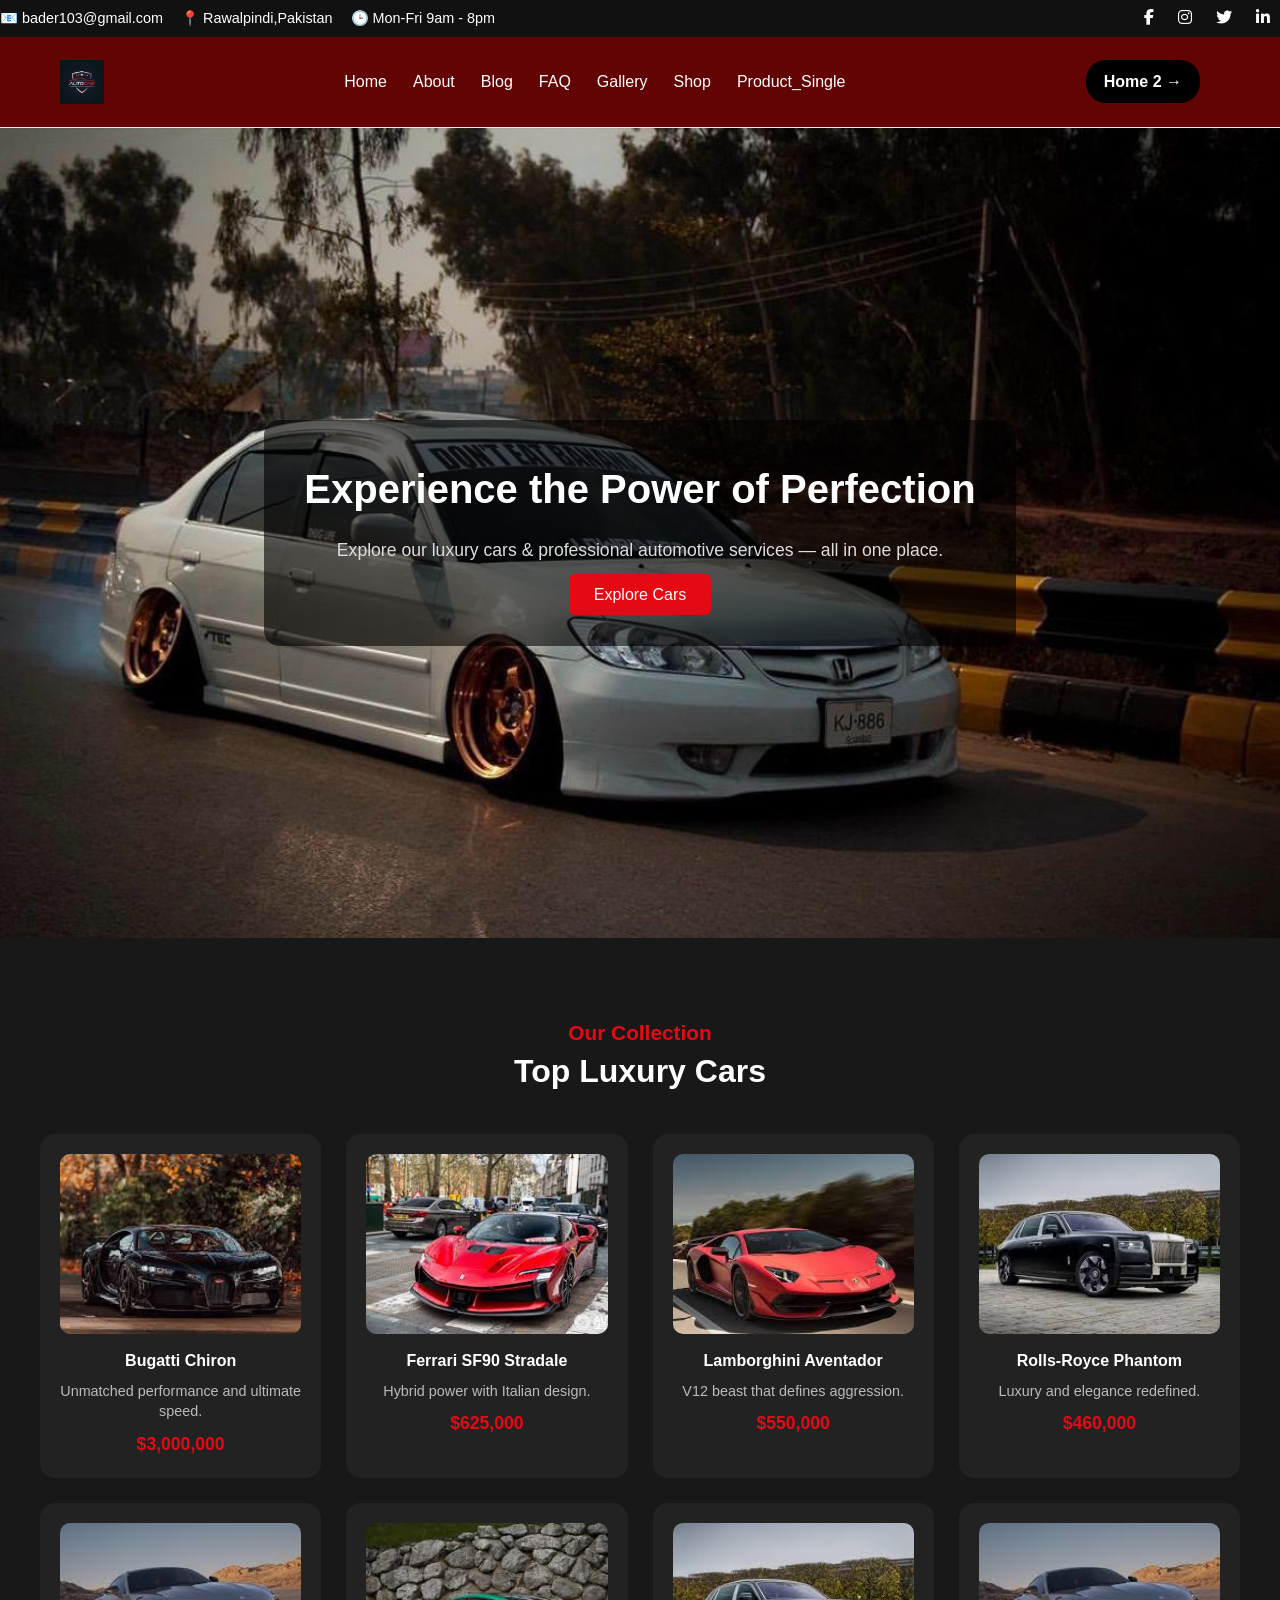
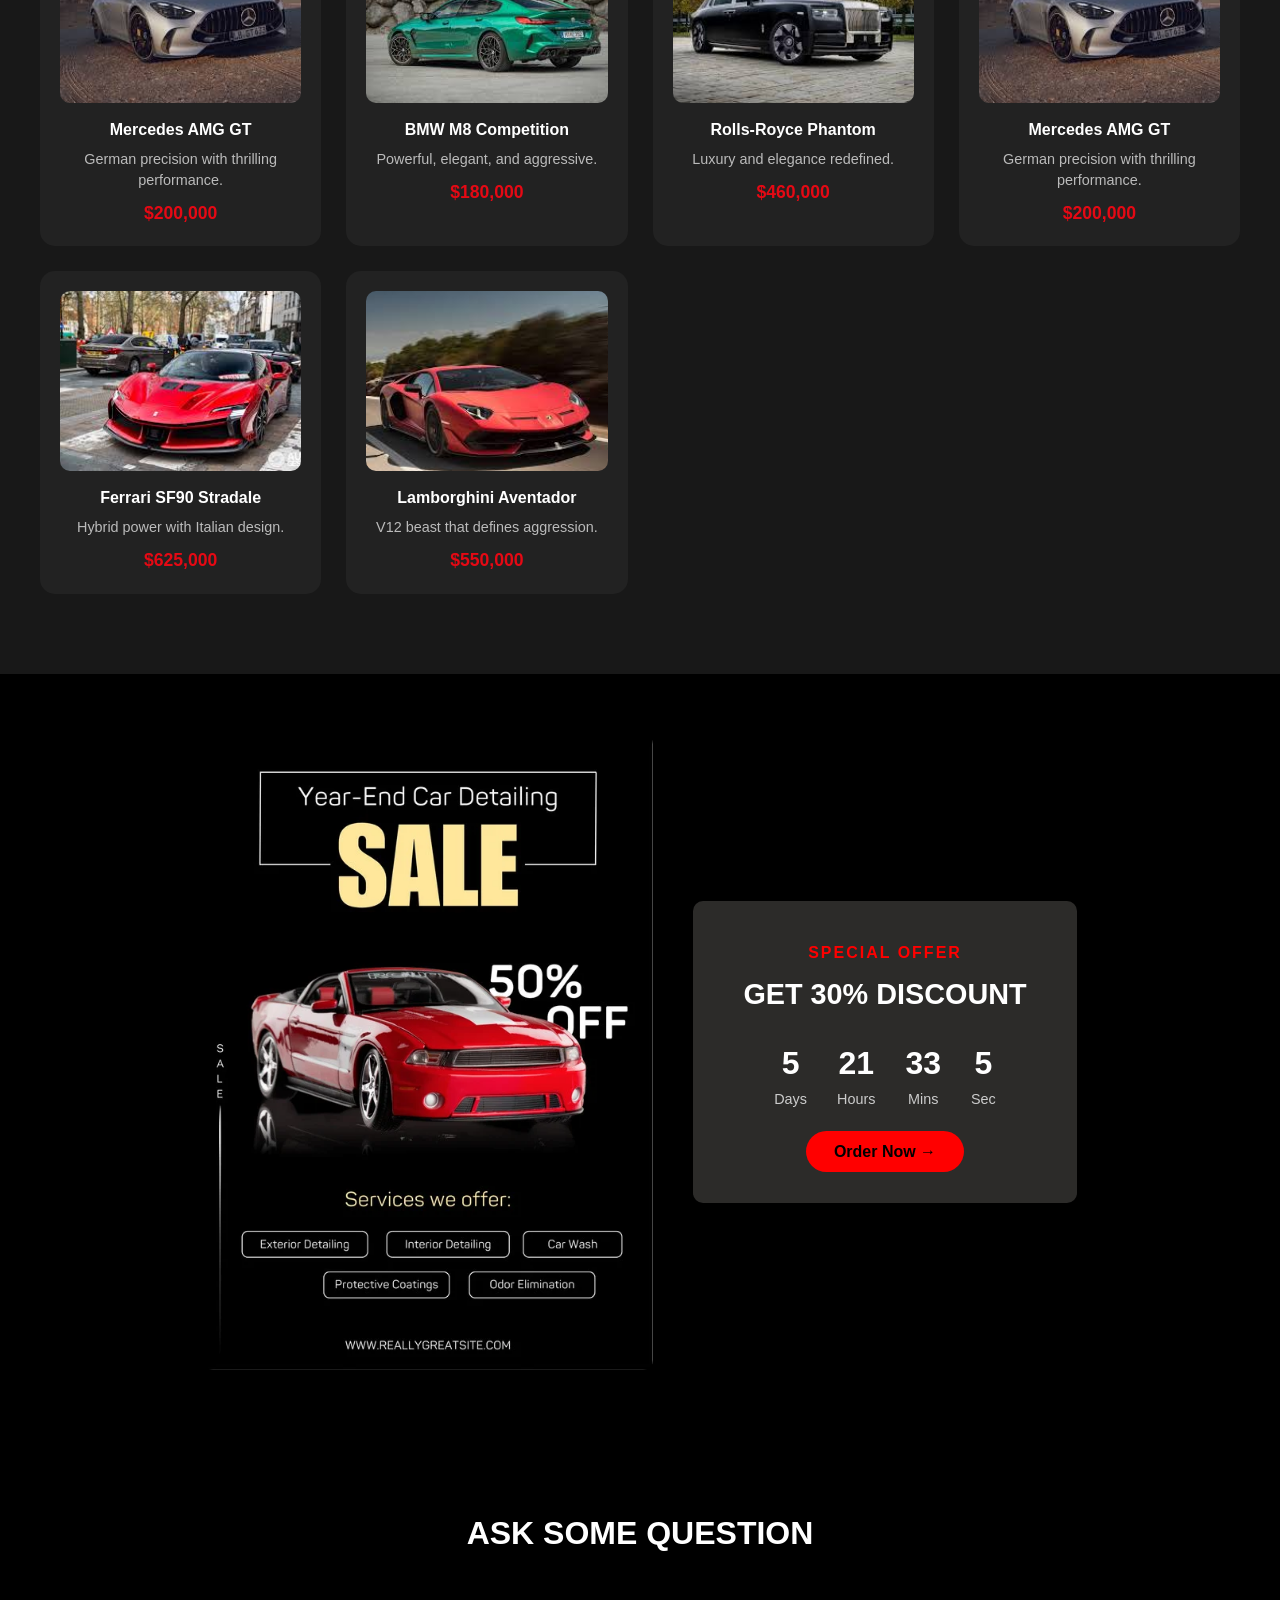
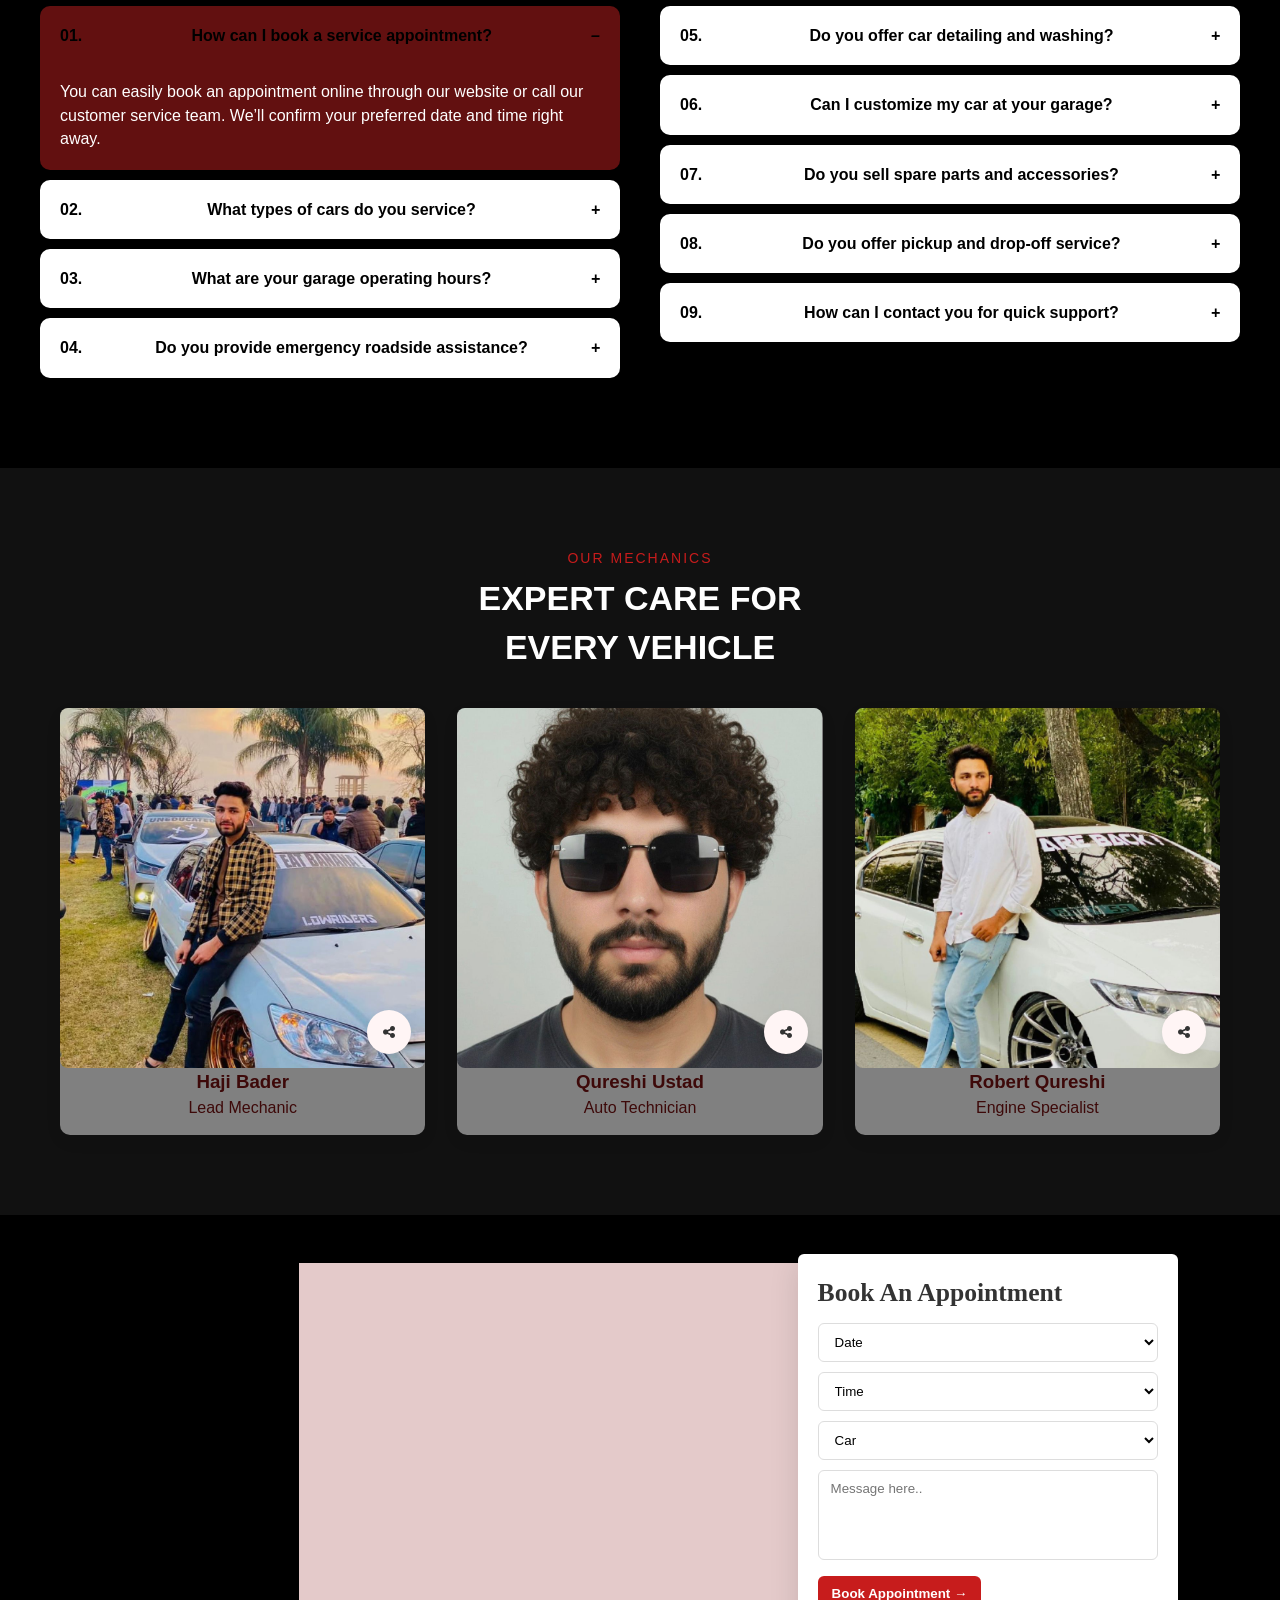
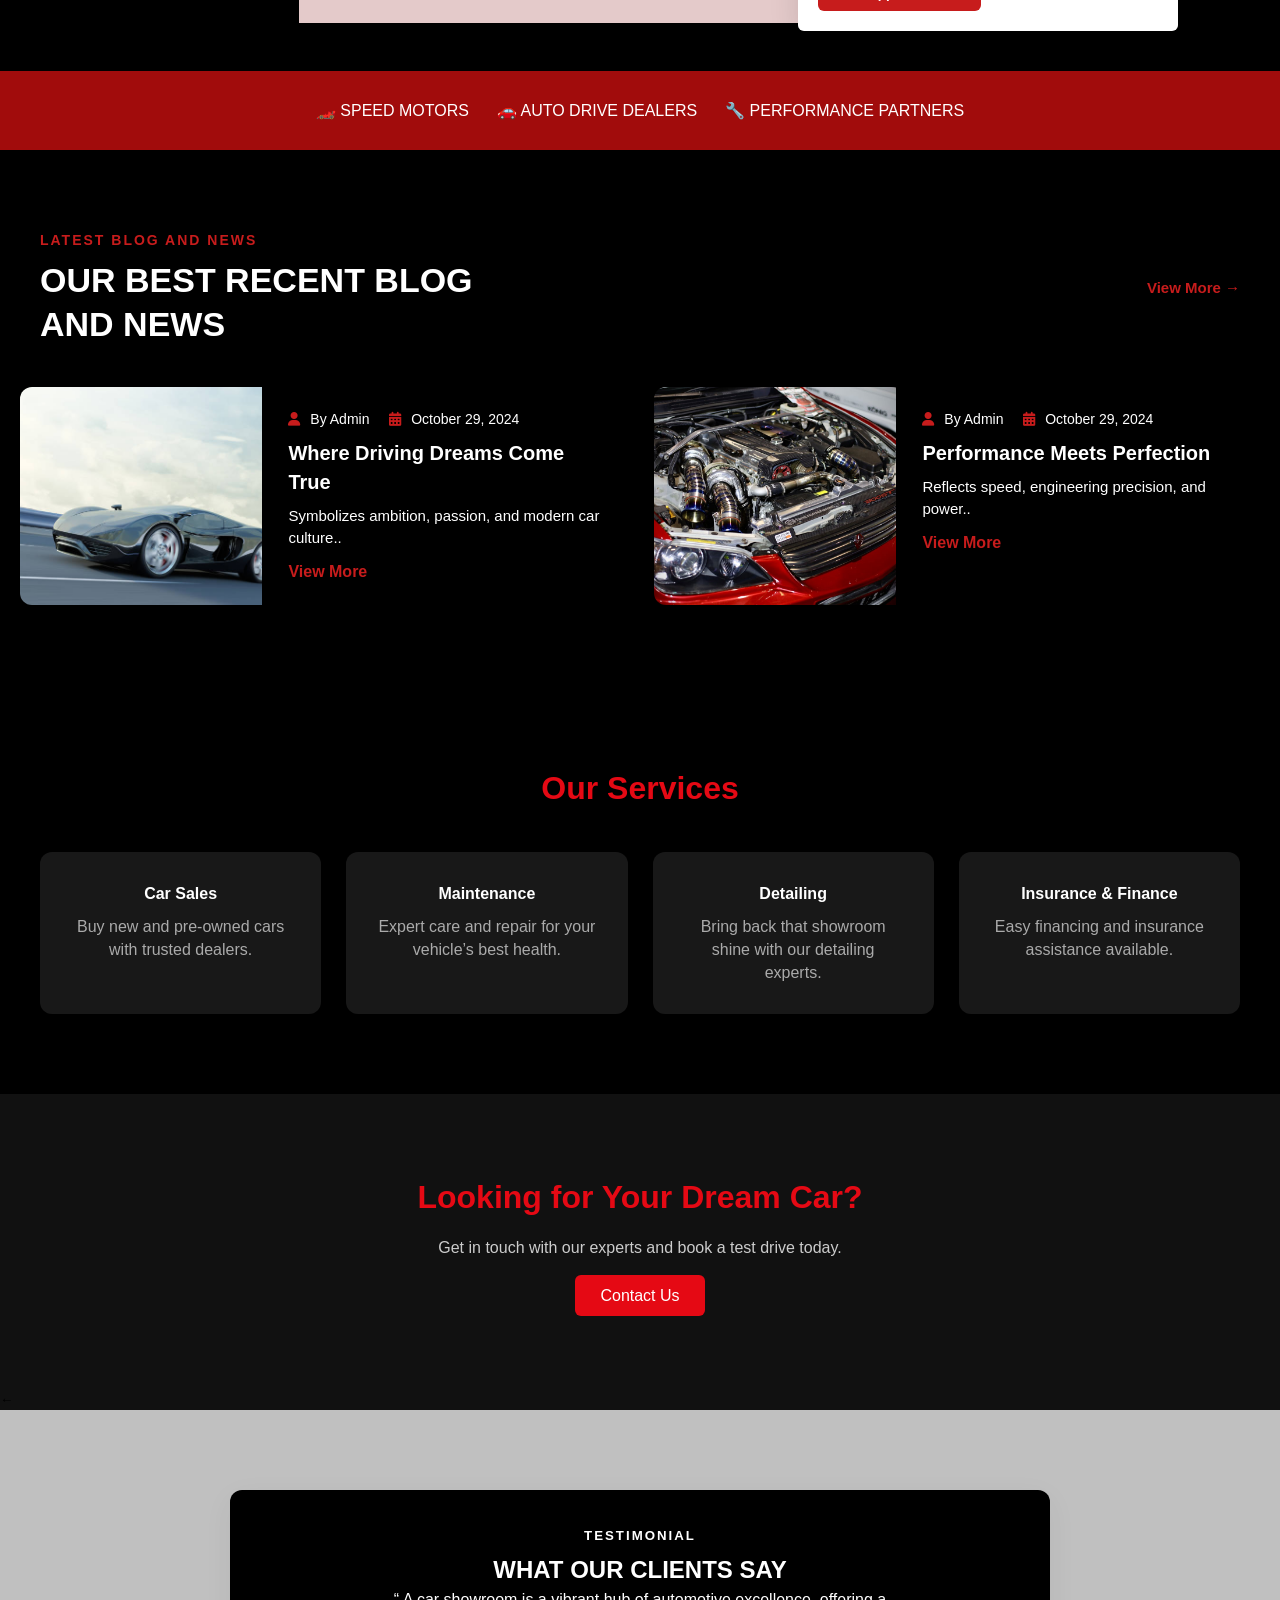
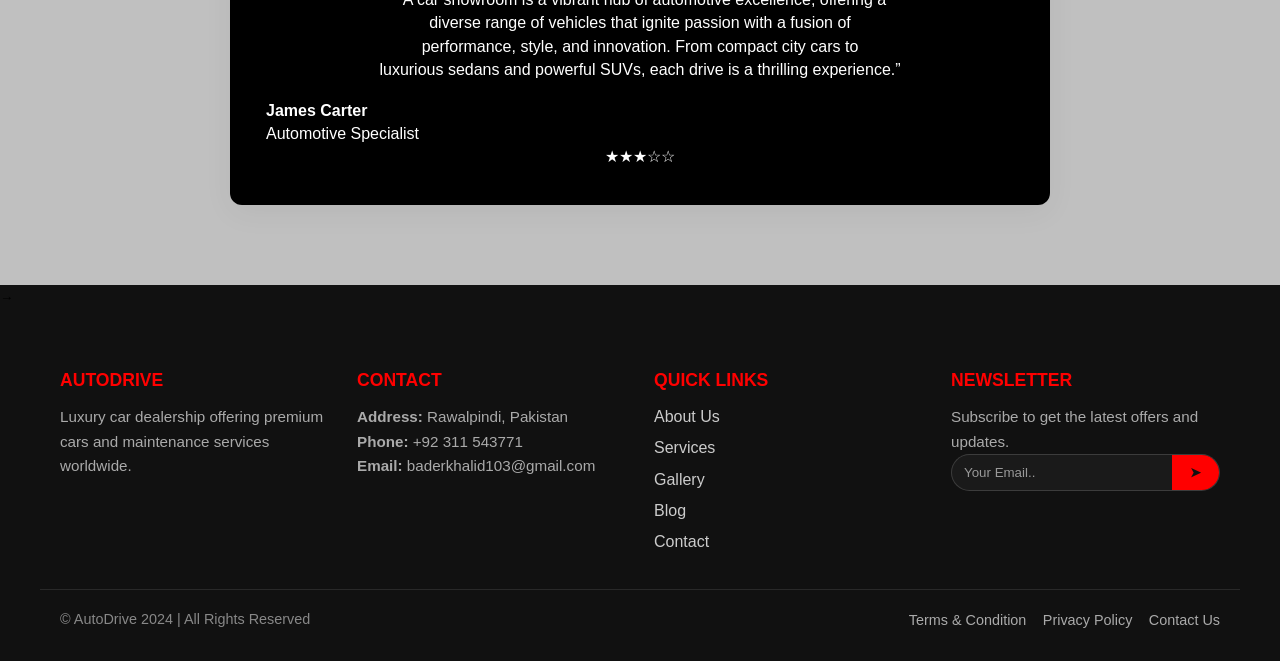
<file: index.html>
<!DOCTYPE html>
<html lang="en">
<head>
  <meta charset="UTF-8" />
  <meta name="viewport" content="width=device-width, initial-scale=1.0" />
  <title>AUTO-CAR</title>
  <link rel="stylesheet" href="styless.css" />
 <link
  rel="stylesheet"
  href="https://cdnjs.cloudflare.com/ajax/libs/font-awesome/6.5.1/css/all.min.css"
  integrity="sha512-DTOQO9RWCH3ppGqcWaEA1BIZOC6xxalwEsw9c2QQeAIftl+Vegovlnee1c9QX4TctnWMn13TZye+giMm8e2LwA=="
  crossorigin="anonymous"
  referrerpolicy="no-referrer"
/>
</head>
<body>
  
  <!-- ===== TOP INFO BAR ===== -->
  <div class="topbar">
    <div class="topbar-left">
       <span>📧 bader103@gmail.com</span>
      <span>📍 Rawalpindi,Pakistan</span>
      <span>🕒 Mon-Fri 9am - 8pm</span>
    </div>

    <div class="topbar-right">
      <a href="#"><i class="fab fa-facebook-f"></i></a>
      <a href="#"><i class="fab fa-instagram"></i></a>
      <a href="#"><i class="fab fa-twitter"></i></a>
      <a href="#"><i class="fab fa-linkedin-in"></i></a>
    </div>
  </div>

   

  <!-- ===== MAIN HEADER ===== -->
  <header class="header">
  <div class="container">
    <!-- Logo -->
    <div class="logo">
      <a href="index.html">
        <img src="logo.pngg" alt="car Logo" />
      </a>
    </div>

    <!-- Navigation -->
    <nav class="nav">
      <ul>
        <li><a href="index.html">Home</a></li>
        <li><a href="About_Us.html">About</a></li>
        <li><a href="Blog.html">Blog</a></li>
        <li><a href="FAQ.html">FAQ</a></li>
        <li><a href="Gallery.html">Gallery</a></li>
        <li><a href="Shop.html">Shop</a></li>
        <li><a href="Product_Single.html">Product_Single</a></li>
     
      </ul>
    </nav>                                                    

    <!-- Contact Button -->
    <a href="Home_2.html" class="contact-btn">Home 2 →</a>

    <!-- Mobile Toggle -->
    <div class="menu-toggle" id="menu-btn">☰</div>
  </div>
</header>
  <!-- ===== HERO SECTION ===== -->
  <section class="hero">
    <div class="hero-content">
      <h1>Experience the Power of Perfection</h1>
      <p>Explore our luxury cars & professional automotive services — all in one place.</p>
      <a href="Gallery.html" class="btn">Explore Cars</a>
      
    </div>
  </section>

  <!-- ===== OUR COLLECTION ===== -->
  <section class="cars">
    <h2>Our Collection</h2>
    <h3>Top Luxury Cars</h3>

    <div class="car-grid">
      <div class="car-card">
        <img src="bugati.jpeg" alt="Bugatti Chiron">
        <h4>Bugatti Chiron</h4>
        <p>Unmatched performance and ultimate speed.</p>
        <span>$3,000,000</span>
      </div>

      <div class="car-card">
        <img src="ferrari.jpeg" alt="Ferrari SF90">
        <h4>Ferrari SF90 Stradale</h4>
        <p>Hybrid power with Italian design.</p>
        <span>$625,000</span>
      </div>

      <div class="car-card">
        <img src="lamborgini.jpg" alt="Lamborghini Aventador">
        <h4>Lamborghini Aventador</h4>
        <p>V12 beast that defines aggression.</p>
        <span>$550,000</span>
      </div>

      <div class="car-card">
        <img src="rolls.png" alt="Rolls-Royce Phantom">
        <h4>Rolls-Royce Phantom</h4>
        <p>Luxury and elegance redefined.</p>
        <span>$460,000</span>
      </div>

      <div class="car-card">
        <img src="mercedes.jpeg" alt="Mercedes AMG GT">
        <h4>Mercedes AMG GT</h4>
        <p>German precision with thrilling performance.</p>
        <span>$200,000</span>
      </div>

      <div class="car-card">
        <img src="bmw.jpg" alt="BMW M8">
        <h4>BMW M8 Competition</h4>
        <p>Powerful, elegant, and aggressive.</p>
        <span>$180,000</span>
      </div>

      <div class="car-card">
        <img src="rolls.png" alt="Rolls-Royce Phantom">
        <h4>Rolls-Royce Phantom</h4>
        <p>Luxury and elegance redefined.</p>
        <span>$460,000</span>
      </div>

       <div class="car-card">
        <img src="mercedes.jpeg" alt="Mercedes AMG GT">
        <h4>Mercedes AMG GT</h4>
        <p>German precision with thrilling performance.</p>
        <span>$200,000</span>
      </div>

         <div class="car-card">
        <img src="ferrari.jpeg" alt="Ferrari SF90">
        <h4>Ferrari SF90 Stradale</h4>
        <p>Hybrid power with Italian design.</p>
        <span>$625,000</span>
      </div>

      <div class="car-card">
        <img src="lamborgini.jpg" alt="Lamborghini Aventador">
        <h4>Lamborghini Aventador</h4>
        <p>V12 beast that defines aggression.</p>
        <span>$550,000</span>
      </div>
    </div>
  </section>

  <section class="special-offer">
  <div class="offer-container">
    <!-- Left Side (Offer Banner) -->
    <div class="offer-banner">
      <img src="saleoffer.png" alt="Special Offer Sale">
    </div>

    <!-- Right Side (Countdown + Button) -->
    <div class="offer-details">
      <h4>SPECIAL OFFER</h4>
      <h2>GET 30% DISCOUNT</h2>

      <div class="countdown">
        <div><span id="days">5</span><small>Days</small></div>
        <div><span id="hours">21</span><small>Hours</small></div>
        <div><span id="minutes">33</span><small>Mins</small></div>
        <div><span id="seconds">5</span><small>Sec</small></div>
      </div>

      <a href="#" class="btn-order">Order Now →</a>
    </div>
  </div>
</section>

<section class="faq-section">
  <h2>ASK SOME QUESTION</h2>
<div class="faq-container">
  <!-- Left Column -->
  <div class="faq-column">
    <div class="faq-item active">
      <div class="faq-question">
        <span>01.</span> How can I book a service appointment?
        <i class="toggle">–</i>
      </div>
      <div class="faq-answer">
        You can easily book an appointment online through our website or call our customer service team. 
        We’ll confirm your preferred date and time right away.
      </div>
    </div>

    <div class="faq-item">
      <div class="faq-question">
        <span>02.</span> What types of cars do you service?
        <i class="toggle">+</i>
      </div>
      <div class="faq-answer">
        We service all major brands, including Toyota, Honda, Suzuki, Kia, and Hyundai — from compact cars to SUVs.
      </div>
    </div>

    <div class="faq-item">
      <div class="faq-question">
        <span>03.</span> What are your garage operating hours?
        <i class="toggle">+</i>
      </div>
      <div class="faq-answer">
        Our garage is open from <strong>9:00 AM to 9:00 PM</strong>, Monday through Sunday.
      </div>
    </div>

    <div class="faq-item">
      <div class="faq-question">
        <span>04.</span> Do you provide emergency roadside assistance?
        <i class="toggle">+</i>
      </div>
      <div class="faq-answer">
        Yes, we provide 24/7 roadside assistance for breakdowns, towing, and on-spot repairs within the city limits.
      </div>
    </div>
  </div>

  <!-- Right Column -->
  <div class="faq-column">
    <div class="faq-item">
      <div class="faq-question">
        <span>05.</span> Do you offer car detailing and washing?
        <i class="toggle">+</i>
      </div>
      <div class="faq-answer">
        Absolutely! We offer complete detailing packages — including washing, polishing, waxing, and interior cleaning.
      </div>
    </div>

    <div class="faq-item">
      <div class="faq-question">
        <span>06.</span> Can I customize my car at your garage?
        <i class="toggle">+</i>
      </div>
      <div class="faq-answer">
        Yes, we provide body kits, alloy wheels, custom paint jobs, and interior upgrades for select models.
      </div>
    </div>

    <div class="faq-item">
      <div class="faq-question">
        <span>07.</span> Do you sell spare parts and accessories?
        <i class="toggle">+</i>
      </div>
      <div class="faq-answer">
        We stock genuine and high-quality aftermarket parts for all popular makes and models.
      </div>
    </div>

    <div class="faq-item">
      <div class="faq-question">
        <span>08.</span> Do you offer pickup and drop-off service?
        <i class="toggle">+</i>
      </div>
      <div class="faq-answer">
        Yes, for your convenience, we offer pickup and drop-off services within a 10 km radius of our workshop.
      </div>
    </div>

    <div class="faq-item">
      <div class="faq-question">
        <span>09.</span> How can I contact you for quick support?
        <i class="toggle">+</i>
      </div>
      <div class="faq-answer">
        You can reach us via our <a href="Contact.html">Contact Page</a>, or call our 24-hour helpline at <strong>+92 300 1234567</strong>.
      </div>
    </div>
  </div>
</div>

</section>


<section class="mechanic-section">
  <div class="mechanic-heading">
    <span class="sub">OUR MECHANICS</span>
    <h2>EXPERT CARE FOR<br>EVERY VEHICLE</h2>
  </div>

  <div class="mechanic-grid">
    <!-- Mechanic Card 1 -->
    <div class="mechanic-card">
      <div class="mechanic-img">
        <img src="es.jpg" alt="John Carter">
        <div class="social-bar">
          <a href="#"><i class="fab fa-linkedin-in"></i></a>
          <a href="#"><i class="fab fa-pinterest-p"></i></a>
          <a href="#"><i class="fa-brands fa-x-twitter"></i></a>
          <a href="#"><i class="fab fa-facebook-f"></i></a>
        </div>
        <button class="share-btn"><i class="fas fa-share-alt"></i></button>
      </div>
      <h3>Haji Bader</h3>
      <p>Lead Mechanic</p>
    </div>

    <!-- Mechanic Card 2 -->
    <div class="mechanic-card">
      <div class="mechanic-img">
        <img src="bader2.jpg" alt="David Miller">
        <div class="social-bar">
          <a href="#"><i class="fab fa-linkedin-in"></i></a>
          <a href="#"><i class="fab fa-pinterest-p"></i></a>
          <a href="#"><i class="fa-brands fa-x-twitter"></i></a>
          <a href="#"><i class="fab fa-facebook-f"></i></a>
        </div>
        <button class="share-btn"><i class="fas fa-share-alt"></i></button>
      </div>
      <h3>Qureshi Ustad</h3>
      <p>Auto Technician</p>
    </div>

    <!-- Mechanic Card 3 -->
    <div class="mechanic-card">
      <div class="mechanic-img">
        <img src="bader3.jpg" alt="Robert Wilson">
        <div class="social-bar">
          <a href="#"><i class="fab fa-linkedin-in"></i></a>
          <a href="#"><i class="fab fa-pinterest-p"></i></a>
          <a href="#"><i class="fa-brands fa-x-twitter"></i></a>
          <a href="#"><i class="fab fa-facebook-f"></i></a>
        </div>
        <button class="share-btn"><i class="fas fa-share-alt"></i></button>
      </div>
      <h3>Robert Qureshi</h3>
      <p>Engine Specialist</p>
    </div>
  </div>
</section>

<!-- Font Awesome CDN for icons -->
<link rel="stylesheet" href="https://cdnjs.cloudflare.com/ajax/libs/font-awesome/6.5.0/css/all.min.css">


<section class="book-section">
  <div class="book-left">
    <div class="circle">
      Since 1988<br>Best<br>Working
    </div>
  </div>

  <div class="book-card">
    <h2>Book An Appointment</h2>
    <form>
      <select required>
        <option>Date</option>
        <option>May 1</option>
        <option>May 2</option>
      </select>
      <select required>
        <option>Time</option>
        <option>6:00 PM</option>
        <option>7:00 PM</option>
      </select>
      <select required>
        <option>Car</option>
        <option>1</option>
        <option>2</option>
        <option>3+</option>
      </select>
      <textarea placeholder="Message here.."></textarea>
      <button type="submit">Book Appointment →</button>
    </form>
  </div>
</section>

<div class="partners">
<div>🏎️ SPEED MOTORS</div>
<div>🚗 AUTO DRIVE DEALERS</div>
<div>🔧 PERFORMANCE PARTNERS</div>

</div>

<section class="blog-section">
  <div class="blog-heading">
    <div class="head-left">
      <span class="sub">LATEST BLOG AND NEWS</span>
      <h2>OUR BEST RECENT BLOG<br>AND NEWS</h2>
    </div>
    <a href="Blog1.html" class="view-more">View More →</a>
  </div>

  <div class="blog-grid">
    <!-- Blog Card 1 -->
    <div class="blog-card">
      <div class="blog-img">
        <img src="blog1.png" alt="Car Blog">
      </div>
      <div class="blog-content">
        <div class="meta">
          <span><i class="fas fa-user"></i> By Admin</span>
          <span><i class="fas fa-calendar-alt"></i> October 29, 2024</span>
        </div>
        <h3>Where Driving Dreams Come True</h3>
        <p>Symbolizes ambition, passion, and modern car culture..</p>
        <a href="Blog.html" class="read-more">View More</a>
      </div>
    </div>

    <!-- Blog Card 2 -->
    <div class="blog-card">
      <div class="blog-img">
        <img src="blog2.png" alt="Car Blog">
      </div>
      <div class="blog-content">
        <div class="meta">
          <span><i class="fas fa-user"></i> By Admin</span>
          <span><i class="fas fa-calendar-alt"></i> October 29, 2024</span>
        </div>
        <h3>Performance Meets Perfection</h3>
        <p>Reflects speed, engineering precision, and power..</p>
        <a href="Blog.html" class="read-more">View More</a>
      </div>
    </div>
  </div>
</section>

<!-- Font Awesome for icons -->
<link rel="stylesheet" href="https://cdnjs.cloudflare.com/ajax/libs/font-awesome/6.5.0/css/all.min.css">

  <!-- ===== SERVICES ===== -->
  <section class="services">
    <h2>Our Services</h2>
    <div class="service-boxes">
      <div class="box">
        <h4>Car Sales</h4>
        <p>Buy new and pre-owned cars with trusted dealers.</p>
      </div>
      <div class="box">
        <h4>Maintenance</h4>
        <p>Expert care and repair for your vehicle’s best health.</p>
      </div>
      <div class="box">
        <h4>Detailing</h4>
        <p>Bring back that showroom shine with our detailing experts.</p>
      </div>
      <div class="box">
        <h4>Insurance & Finance</h4>
        <p>Easy financing and insurance assistance available.</p>
      </div>
    </div>
  </section>

  <!-- ===== CONTACT CTA ===== -->
  <section class="contact-cta">
    <h2>Looking for Your Dream Car?</h2>
    <p>Get in touch with our experts and book a test drive today.</p>
    <a href="Contact.html" class="btn">Contact Us</a>
  </section>

  
<!-- ===== TESTIMONIAL SECTION ===== -->
 <div class="testimonial-wrapper">
  <!-- Navigation buttons OUTSIDE the card -->
  <button class="nav-btn prev">←</button>

<section class="testimonial">
  <div class="testimonial-box">
    <h5>TESTIMONIAL</h5>
    <h1>WHAT OUR CLIENTS SAY</h1>

    <p class="testimonial-text">
      “ A car showroom is a vibrant hub of automotive excellence, offering a <br>
        diverse range of vehicles that ignite passion with a fusion of <br>
        performance, style, and innovation. From compact city cars to <br>
        luxurious sedans and powerful SUVs, each drive is a thrilling experience.”
    </p>

    <div class="testimonial-author">
      <h4>James Carter</h4>
      <span>Automotive Specialist</span>
    </div>

    <div class="testimonial-rating">
      ★★★☆☆
    </div>

   
    
  </div>
  
</section>

 <button class="nav-btn next">→</button>


  <!-- ===== FOOTER ===== -->
  <footer class="footer">
    <div class="footer-inner">
      <div class="footer-col about">
        <h3>AutoDrive</h3>
        <p>Luxury car dealership offering premium cars and maintenance services worldwide.</p>
      </div>

      <div class="footer-col contact">
        <h4>Contact</h4>
        <p><strong>Address:</strong> Rawalpindi, Pakistan</p>
        <p><strong>Phone:</strong> +92 311 543771</p>
        <p><strong>Email:</strong> baderkhalid103@gmail.com</p>
      </div>

      <div class="footer-col page">
        <h4>Quick Links</h4>
        <ul>
          <li><a href="About_Us.html">About Us</a></li>
          <li><a href="Shop.html">Services</a></li>
          <li><a href="Gallery.html">Gallery</a></li>
          <li><a href="Blog.html">Blog</a></li>
          <li><a href="Contact.html">Contact</a></li>
        </ul>
      </div>

      <div class="footer-col newsletter">
        <h4>Newsletter</h4>
        <p>Subscribe to get the latest offers and updates.</p>
        <div class="newsletter-box">
          <input type="email" placeholder="Your Email.." />
          <button type="submit">➤</button>
        </div>
      </div>
    </div>

    <div class="footer-bottom">
      <p>© AutoDrive 2024 | All Rights Reserved</p>
      <div class="footer-links">
        <a href="#">Terms & Condition</a>
        <a href="#">Privacy Policy</a>
        <a href="Contact.html">Contact Us</a>
      </div>
    </div>
  </footer>

  <!-- ===== JS FOR TIME AND CARD HOVER ===== -->
  <script>
    // Live clock
    function updateTime() {
      const now = new Date();
      const time = now.toLocaleTimeString();
      document.getElementById("time").innerHTML = `<i class="fa-regular fa-clock"></i> ${time}`;
    }
    setInterval(updateTime, 1000);
    updateTime();

    // Card hover animation
    const cards = document.querySelectorAll('.car-card');
    cards.forEach(card => {
      card.addEventListener('mouseenter', () => card.style.transform = 'translateY(-8px)');
      card.addEventListener('mouseleave', () => card.style.transform = 'translateY(0)');
    });
  </script>
</body>
</html>
</file>
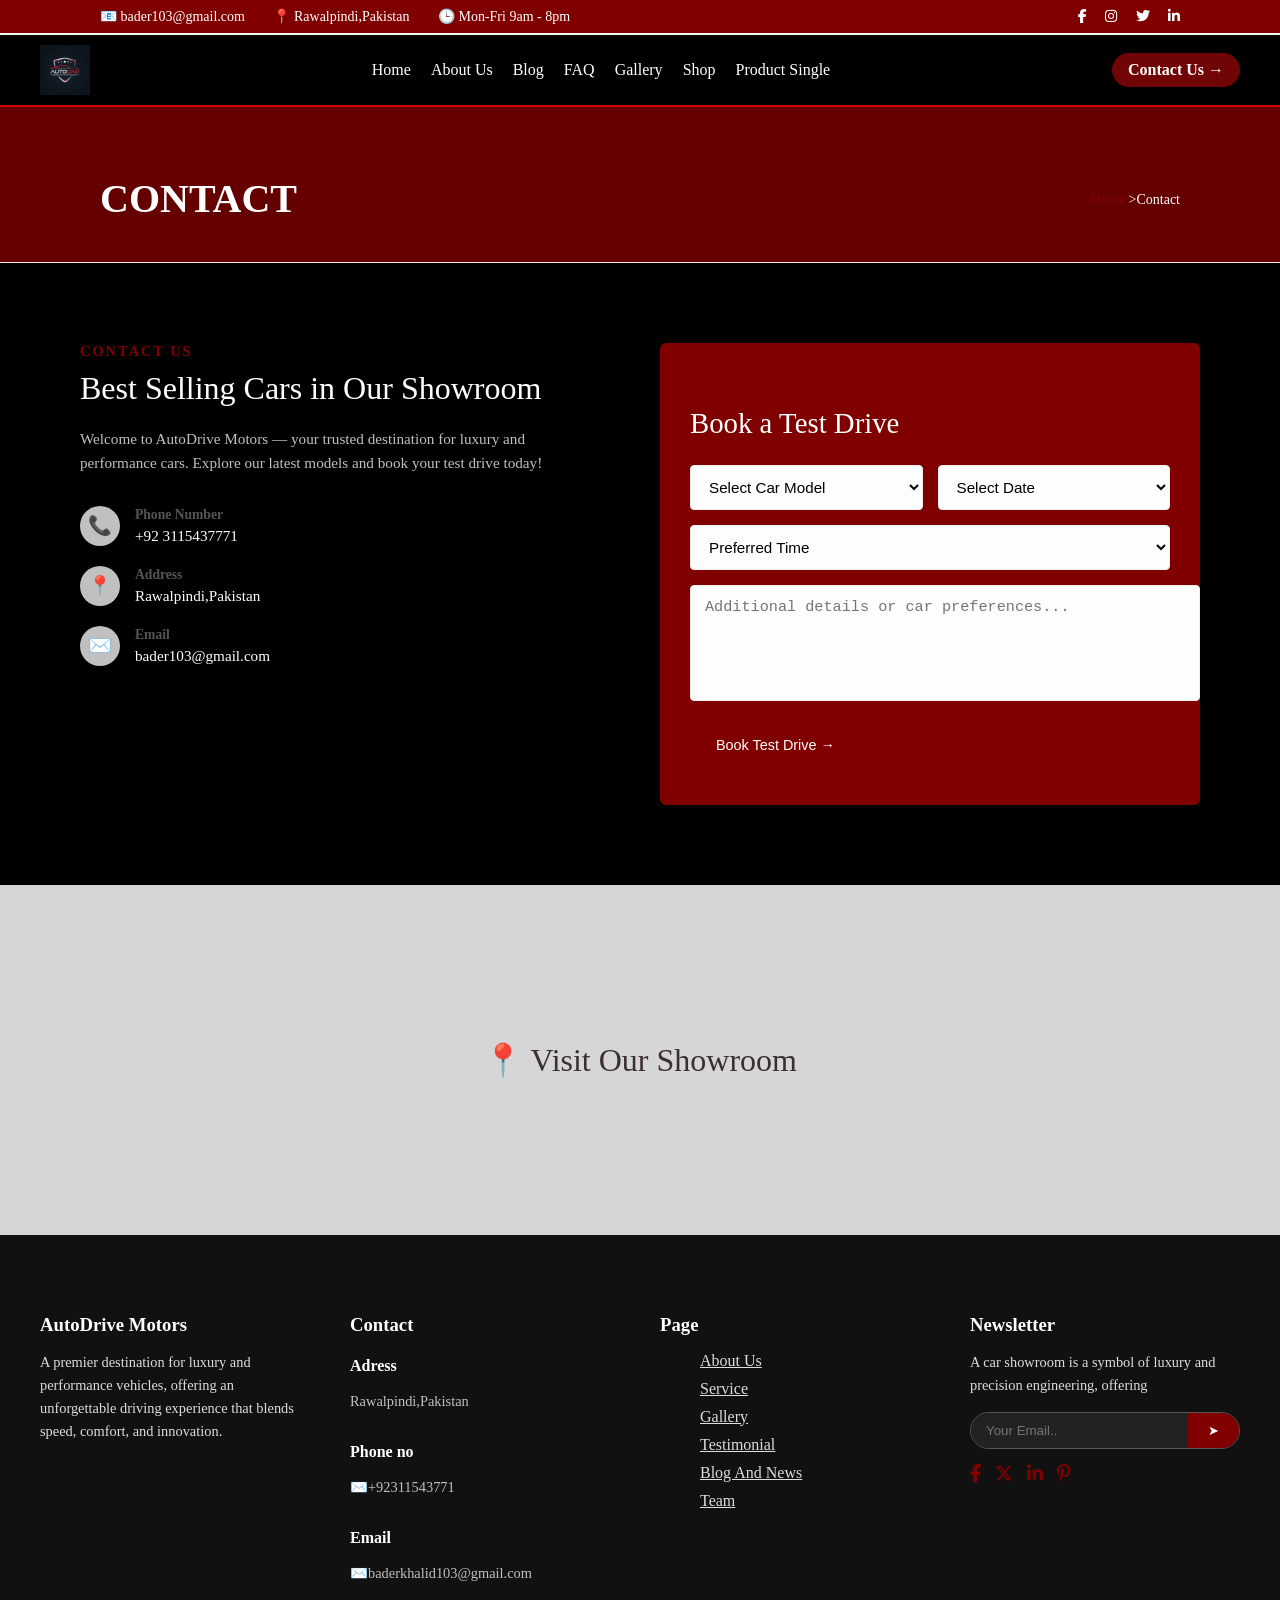
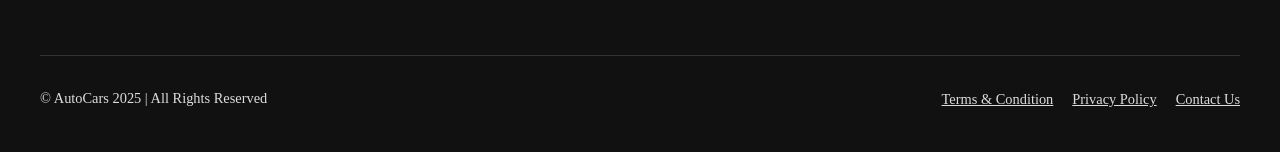
<file: Contact.html>
<!DOCTYPE html>
<html lang="en">
<head>
  <meta charset="UTF-8">
  <meta name="viewport" content="width=device-width, initial-scale=1.0">
  <title>Contact - Nafuant</title>
   <link
  rel="stylesheet"
  href="https://cdnjs.cloudflare.com/ajax/libs/font-awesome/6.5.1/css/all.min.css"
  integrity="sha512-DTOQO9RWCH3ppGqcWaEA1BIZOC6xxalwEsw9c2QQeAIftl+Vegovlnee1c9QX4TctnWMn13TZye+giMm8e2LwA=="
  crossorigin="anonymous"
  referrerpolicy="no-referrer"
/>
  <style>
  body {
      margin: 0;
      font-family: "Arial", sans-serif;
      background: black;
      color: white;
    }

    /* ===== TOP INFO BAR ===== */
    .topbar {
      background: maroon;
      color: #fff;
      font-size: 14px;
      display: flex;
      justify-content: space-between;
      align-items: center;
      padding: 8px 100px;
      position: sticky;     /* make topbar sticky */
      top: 0;
      z-index: 1000;
    }

    .topbar-left span {
      margin-right: 25px;
    }

    .topbar-right a {
      margin-left: 15px;
      color: white;
      text-decoration: none;
      font-size: 14px;
    }

    .topbar-right a:hover {
      color: black;
    }

    /* ===== HEADER / NAVBAR ===== */
    .header {
      background: #000;
      color: #fff;
      border-bottom: 2px solid #c00;
      position: sticky;   /* keeps navbar below topbar */
      top: 35px;          /* same as topbar height */
      z-index: 999;
    }

    .header .container {
      max-width: 1200px;
      margin: auto;
      padding: 10px 20px;
      display: flex;
      align-items: center;
      justify-content: space-between;
    }

    /* LOGO */
    .logo img {
      height: 50px;
      width: auto;
      display: block;
      object-fit: contain;
    }

    /* NAVIGATION */
    .nav {
      display: flex;
      gap: 20px;
    }

    .nav a {
      color: #fff;
      text-decoration: none;
      font-weight: 500;
      transition: color 0.3s ease;
    }

    .nav a:hover {
      color: #ff0000;
    }

    /* CONTACT BUTTON */
    .contact-btn {
      background: #710404;
      color: #fff;
      padding: 8px 16px;
      border-radius: 25px;
      text-decoration: none;
      font-weight: bold;
      transition: background 0.3s ease;
    }

    .contact-btn:hover {
      background: #ebebeb;
    }

    /* MENU TOGGLE (mobile) */
    .menu-toggle {
      display: none;
      font-size: 24px;
      color: #fff;
      cursor: pointer;
    }

    /* RESPONSIVE NAV */
    @media (max-width: 768px) {
      .nav {
        display: none;
      }
      .menu-toggle {
        display: block;
      }
    }

/* ===== HERO / TITLE ===== */
.about-hero {
  background:rgb(101, 0, 0);
  padding: 70px 100px 40px;
  display: flex;
  justify-content: space-between;
  align-items: flex-end;
  border-bottom: 1px solid #eee;
}

.about-hero h2 {
  font-size: 40px;
  text-transform: uppercase;
  margin: 0;
}

.breadcrumb {
  font-size: 14px;
  color:white;
}

.breadcrumb a {
  text-decoration: none;
  color: #800000; /* changed from #c59d38 */
}

/* ===== CONTACT SECTION ===== */
body {
  margin: 0;
  font-family: 'Georgia', serif;
  background: #faf8f5;
  color: white;
}

/* Section wrapper */
.contact-book {
  display: grid;
  grid-template-columns: 1fr 1fr;
  gap: 40px;
  padding: 80px;
  background: black;
}

/* Left Contact Section */
.contact {
  padding-right: 40px;
}

.contact h5 {
  color: #800000; /* changed from #c29d52 */
  font-size: 0.9rem;
  letter-spacing: 2px;
  margin: 0;
  text-transform: uppercase;
}

.contact h2 {
  font-size: 2rem;
  margin: 10px 0 20px;
  font-weight: 500;
}

.contact p {
  font-size: 0.95rem;
  line-height: 1.6;
  margin-bottom: 30px;
  color: silver;
}

.contact-info {
  margin-bottom: 20px;
  display: flex;
  align-items: center;
  gap: 15px;
}

.contact-info span.icon {
  background: silver;
  color: #800000; /* changed from #c29d52 */
  font-size: 1.2rem;
  width: 40px;
  height: 40px;
  display: flex;
  align-items: center;
  justify-content: center;
  border-radius: 50%;
}

.contact-info .details {
  font-size: 0.95rem;
}

.contact-info .details strong {
  display: block;
  font-size: 0.85rem;
  color: #555;
  margin-bottom: 4px;
}

/* Right Booking Section */
.booking {
  background: maroon;
  padding: 40px 30px;
  border-radius: 6px;
  box-shadow: 0 2px 6px rgba(0,0,0,0.05);
}

.booking h2 {
  font-size: 1.8rem;
  margin-bottom: 25px;
  font-weight: 500;
}

.form-row {
  display: flex;
  gap: 15px;
  margin-bottom: 15px;
}

.form-row input,
.form-row select,
.booking textarea {
  flex: 1;
  padding: 12px 14px;
  border-radius: 4px;
  border: 1px solid #eee;
  outline: none;
  font-size: 0.95rem;
  background: #fdfdfd;
}

.booking textarea {
  width: 100%;
  resize: none;
  height: 90px;
  margin-bottom: 20px;
}

.btn-book {
  background: #800000; /* changed from #c29d52 */
  color: #fff;
  padding: 12px 26px;
  border: none;
  border-radius: 4px;
  cursor: pointer;
  font-size: 0.9rem;
  font-weight: 500;
  display: inline-flex;
  align-items: center;
  gap: 8px;
  transition: 0.3s;
}

.btn-book:hover {
  background: #3b2f2f; /* hover matches your dark tone */
}

/* Responsive */
@media (max-width: 900px) {
  .contact-book {
    grid-template-columns: 1fr;
  }
}

/* Map Section */
.map-section {
  width: 100%;
  height: 350px;
  background: #d6d6d6;
  position: relative;
  display: flex;
  justify-content: center;
  align-items: center;
}

.map-pin {
  font-size: 2rem;
  color: #3b2f2f; /* changed from #7b553c */
}

/* ===== FOOTER ===== */
.footer {
  background: #111;
  color: #ddd;
  padding: 60px 20px 30px;
}

.footer-inner {
  display: grid;
  grid-template-columns: repeat(4, 1fr);
  gap: 40px;
  max-width: 1200px;
  margin: auto;
}

.footer-col h3, .footer-col h4 {
  color: #fff;
  margin-bottom: 15px;
}

.footer-col p { font-size: 0.9rem; line-height: 1.6; }
.footer-col ul { list-style: none; }
.footer-col ul li { margin-bottom: 10px; }
.footer-col ul li a { color: #ddd; transition: color .3s; }
.footer-col ul li a:hover { color: #800000; }

.newsletter-box {
  display: flex;
  margin: 15px 0;
  border: 1px solid #555;
  border-radius: 30px;
  overflow: hidden;
}

.newsletter-box input {
  flex: 1;
  padding: 10px 15px;
  border: none;
  outline: none;
  background: #222;
  color: #fff;
}

.newsletter-box button {
  background: #800000;
  border: none;
  color: #fff;
  padding: 0 20px;
  cursor: pointer;
}

.social-icons a {
  display: inline-block;
  margin-right: 10px;
  color: #800000;
  font-size: 18px;
}

/* Footer Bottom */
.footer-bottom {
  margin-top: 40px;
  padding-top: 20px;
  border-top: 1px solid #333;
  display: flex;
  justify-content: space-between;
  align-items: center;
  max-width: 1200px;
  margin-left: auto;
  margin-right: auto;
}

.footer-bottom p { font-size: 0.9rem; }

.footer-links a {
  margin-left: 15px;
  color: #ddd;
  font-size: 0.9rem;
}

.footer-links a:hover { color: #800000; }

/* Responsive (About Section) */
/* ==============================
   📱 RESPONSIVE DESIGN — AUTODRIVE CONTACT PAGE
   ============================== */

/* Tablet screens (≤ 991px) */
@media (max-width: 991px) {
  /* --- Topbar --- */
  .topbar {
    padding: 8px 40px;
    font-size: 13px;
    flex-direction: column;
    gap: 5px;
    text-align: center;
  }

  /* --- Header --- */
  .header .container {
    padding: 10px 40px;
  }

  .nav {
    gap: 15px;
  }

  /* --- Hero --- */
  .about-hero {
    padding: 60px 40px 30px;
    flex-direction: column;
    text-align: center;
    align-items: center;
  }

  .about-hero h2 {
    font-size: 32px;
  }

  .breadcrumb {
    margin-top: 10px;
  }

  /* --- Contact/Booking Section --- */
  .contact-book {
    grid-template-columns: 1fr;
    padding: 60px 40px;
    gap: 30px;
  }

  .contact {
    padding-right: 0;
    text-align: center;
  }

  .contact-info {
    justify-content: center;
  }

  .booking {
    margin-top: 20px;
  }

  /* --- Footer --- */
  .footer-inner {
    grid-template-columns: repeat(2, 1fr);
    gap: 25px;
  }

  .footer-bottom {
    flex-direction: column;
    text-align: center;
    gap: 10px;
  }
}

/* Mobile screens (≤ 768px) */
@media (max-width: 768px) {
  /* --- Navbar --- */
  .menu-toggle {
    display: block;
  }

  .nav {
    display: none;
    flex-direction: column;
    position: absolute;
    top: 70px;
    right: 20px;
    background: #111;
    border: 1px solid #800000;
    border-radius: 10px;
    width: 200px;
    padding: 15px;
    z-index: 1000;
  }

  .nav a {
    padding: 10px 0;
    border-bottom: 1px solid #222;
  }

  .nav a:last-child {
    border-bottom: none;
  }

  .nav.active {
    display: flex;
  }

  /* --- Hero --- */
  .about-hero {
    padding: 40px 20px;
  }

  .about-hero h2 {
    font-size: 28px;
  }

  /* --- Contact/Booking --- */
  .contact-book {
    padding: 40px 20px;
  }

  .booking {
    padding: 30px 20px;
  }

  .form-row {
    flex-direction: column;
  }

  /* --- Map Section --- */
  .map-section {
    height: 300px;
  }

  /* --- Footer --- */
  .footer-inner {
    grid-template-columns: 1fr 1fr;
  }

  .footer-bottom {
    flex-direction: column;
    gap: 10px;
  }
}

/* Small Mobile screens (≤ 480px) */
@media (max-width: 480px) {
  /* --- Topbar --- */
  .topbar {
    padding: 8px 15px;
    font-size: 12px;
  }

  /* --- Header --- */
  .header .container {
    padding: 10px 15px;
  }

  .logo img {
    height: 40px;
  }

  /* --- Hero --- */
  .about-hero {
    padding: 30px 15px;
  }

  .about-hero h2 {
    font-size: 24px;
  }

  /* --- Contact/Booking --- */
  .contact-book {
    padding: 30px 15px;
  }

  .contact h2 {
    font-size: 1.6rem;
  }

  .booking h2 {
    font-size: 1.4rem;
  }

  .booking {
    padding: 25px 15px;
  }

  .btn-book {
    width: 100%;
    justify-content: center;
  }

  /* --- Footer --- */
  .footer-inner {
    grid-template-columns: 1fr;
    text-align: center;
  }

  .footer-bottom {
    flex-direction: column;
    gap: 8px;
  }

  .footer-links a {
    display: block;
    margin: 4px 0;
  }
}


    </style>
</head>
<body>

  <!-- TOP INFO BAR -->
  <div class="topbar">
    <div class="topbar-left">
      <span>📧 bader103@gmail.com</span>
      <span>📍 Rawalpindi,Pakistan</span>
      <span>🕒 Mon-Fri 9am - 8pm</span>
    </div>
    <div class="topbar-right">
       <a href="#"><i class="fab fa-facebook-f"></i></a>
      <a href="#"><i class="fab fa-instagram"></i></a>
      <a href="#"><i class="fab fa-twitter"></i></a>
      <a href="#"><i class="fab fa-linkedin-in"></i></a>
    </div>
  </div>

  <!-- NAVBAR -->
 <header class="header">
  <div class="container">
    <!-- Logo -->
    <div class="logo">
      <a href="index.html">
        <img src="logo.pngg" alt="" />
      </a>
    </div>

    <!-- Navigation -->
    <nav class="nav">
      <a href="index.html">Home</a>
      <a href="About_Us.html">About Us</a>
      <a href="Blog.html">Blog</a>
      <a href="FAQ.html">FAQ</a>
      <a href="Gallery.html">Gallery</a>
      <a href="Shop.html">Shop</a>
      <a href="Product_Single.html">Product Single</a>
    </nav>

    <!-- Contact Button -->
    <a href="Contact.html" class="contact-btn">Contact Us →</a>

    <!-- Mobile Toggle -->
    <div class="menu-toggle" id="menu-btn">☰</div>
  </div>
</header>

  <!-- HERO / TITLE -->
  <section class="about-hero">
    <h2>CONTACT</h2>
    <p class="breadcrumb"><a href="Home_1.html">Home</a> >Contact</p>
  </section>

 <section class="contact-book">

  <!-- Left Contact Info -->
  <div class="contact">
    <h5>Contact Us</h5>
    <h2>Best Selling Cars in Our Showroom</h2>
    <p>
      Welcome to AutoDrive Motors — your trusted destination for luxury and performance cars. 
      Explore our latest models and book your test drive today!
    </p>

    <div class="contact-info">
      <span class="icon">📞</span>
      <div class="details">
        <strong>Phone Number</strong>
        +92 3115437771
      </div>
    </div>

    <div class="contact-info">
      <span class="icon">📍</span>
      <div class="details">
        <strong>Address</strong>
        Rawalpindi,Pakistan
      </div>
    </div>

    <div class="contact-info">
      <span class="icon">✉️</span>
      <div class="details">
        <strong>Email</strong>
        bader103@gmail.com
      </div>
    </div>
  </div>

  <!-- Right Booking Form -->
  <div class="booking">
    <h2>Book a Test Drive</h2>
    <form>
      <div class="form-row">
        <select>
          <option>Select Car Model</option>
          <option>Toyota Supra</option>
          <option>BMW M3</option>
          <option>Audi R8</option>
        </select>
        <select>
          <option>Select Date</option>
          <option>March 30, 2025</option>
          <option>March 31, 2025</option>
        </select>
      </div>
      <div class="form-row">
        <select>
          <option>Preferred Time</option>
          <option>10:00 AM</option>
          <option>1:00 PM</option>
          <option>4:00 PM</option>
        </select>
      </div>
      <textarea placeholder="Additional details or car preferences..."></textarea>
      <button type="submit" class="btn-book">Book Test Drive →</button>
    </form>
  </div>

</section>

<section class="map-section">
  <!-- Location pin -->
  <div class="map-pin">📍 Visit Our Showroom</div>
</section>

  <footer class="footer">
  <div class="footer-inner">

    <div class="footer-col about">
     <h3>AutoDrive Motors</h3>
<p>
  A premier destination for luxury and performance vehicles, offering an
  unforgettable driving experience that blends speed, comfort, and innovation.
</p>

    </div>

    <div class="footer-col contact">
      <h3>Contact</h3>
      <h4>Adress</h4>
      <p>Rawalpindi,Pakistan</p>
      <h4>Phone no</h4>
      <p>✉️+92311543771</p>
      <h4>Email</h4>
      <p>✉️baderkhalid103@gmail.com</p>
    </div>

    <div class="footer-col page">
      <h3>Page</h3>
      <ul>
        <li><a href="#">About Us</a></li>
        <li><a href="#">Service</a></li>
        <li><a href="#">Gallery</a></li>
        <li><a href="#">Testimonial</a></li>
        <li><a href="#">Blog And News</a></li>
        <li><a href="#">Team</a></li>
      </ul>
    </div>

    <div class="footer-col newsletter">
      <h3>Newsletter</h3>
    <p>
  A car showroom is a symbol of luxury and precision engineering, offering
</p>

      <div class="newsletter-box">
        <input type="email" placeholder="Your Email.." />
        <button>➤</button>
      </div>
      <div class="social-icons">
        <a href="#"><i class="fab fa-facebook-f"></i></a>
        <a href="#"><i class="fab fa-x-twitter"></i></a>
        <a href="#"><i class="fab fa-linkedin-in"></i></a>
        <a href="#"><i class="fab fa-pinterest-p"></i></a>
      </div>
    </div>
  </div>

  <div class="footer-bottom">
    <p>© AutoCars 2025  | All Rights Reserved</p>
    <div class="footer-links">
      <a href="#">Terms & Condition</a>
      <a href="#">Privacy Policy</a>
      <a href="#">Contact Us</a>
    </div>
  </div>
</footer>





</body>
</html>
</file>
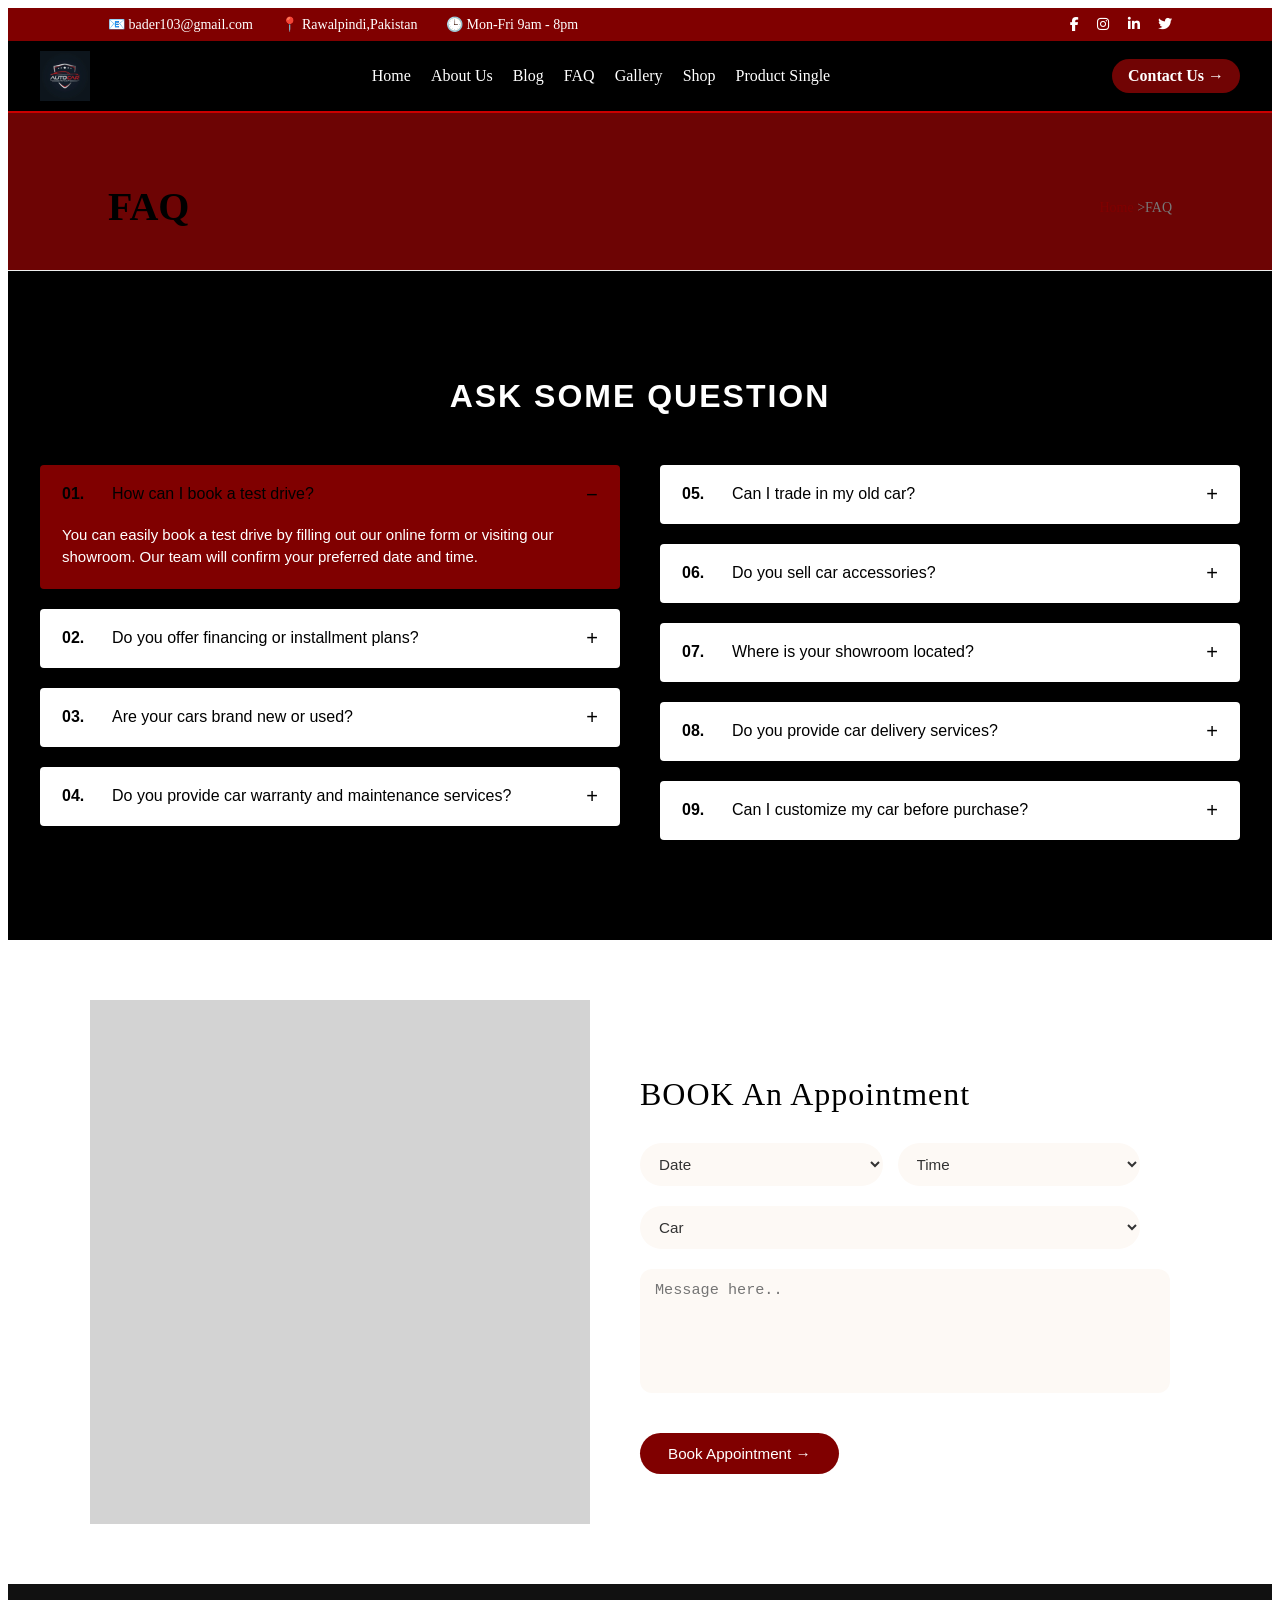
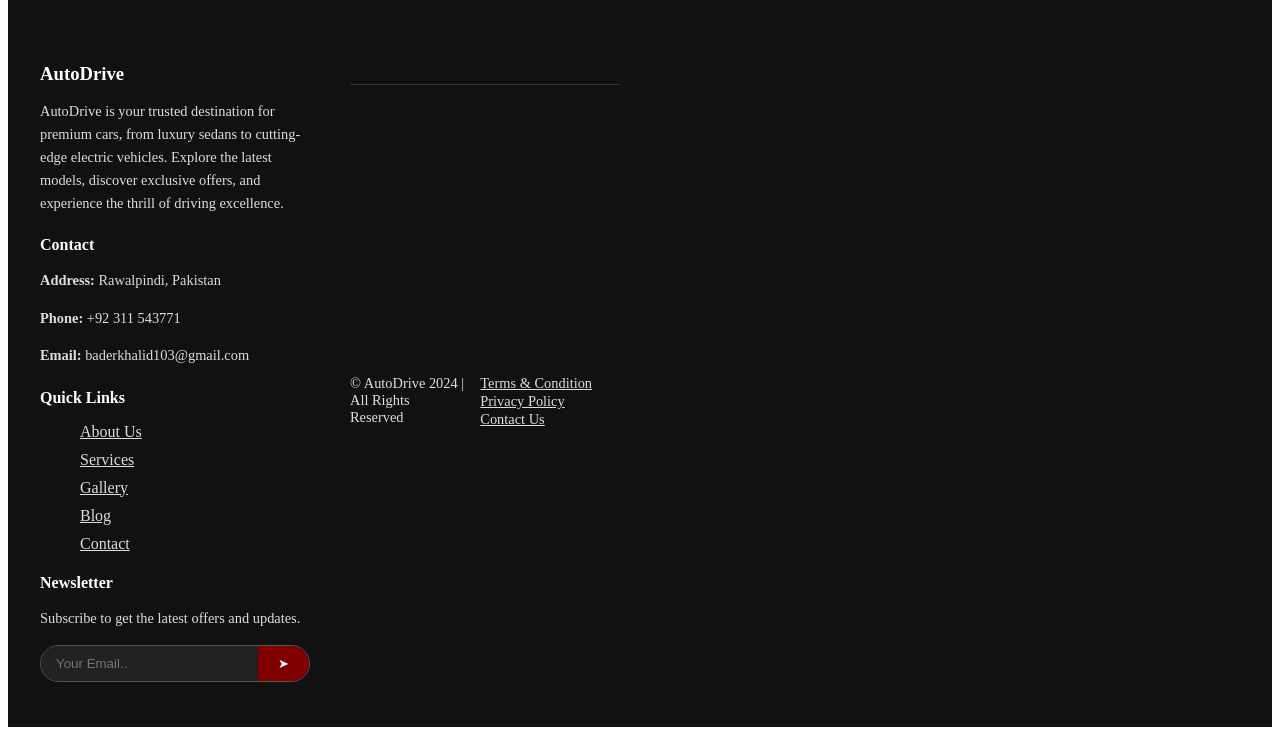
<file: FAQ.html>
<!DOCTYPE html>
<html lang="en">
<head>
  <meta charset="UTF-8">
  <meta name="viewport" content="width=device-width, initial-scale=1.0">
  <title>FAQ     - Nafuant</title>
  <!-- Font Awesome CDN -->
<link rel="stylesheet" href="https://cdnjs.cloudflare.com/ajax/libs/font-awesome/6.5.0/css/all.min.css">

  <style>
/* ===== TOP INFO BAR ===== */
    .topbar {
      background: maroon;
      color: #fff;
      font-size: 14px;
      display: flex;
      justify-content: space-between;
      align-items: center;
      padding: 8px 100px;
      position: sticky;     /* make topbar sticky */
      top: 0;
      z-index: 1000;
    }

    .topbar-left span {
      margin-right: 25px;
    }

    .topbar-right a {
      margin-left: 15px;
      color: white;
      text-decoration: none;
      font-size: 14px;
    }

    .topbar-right a:hover {
      color: gold;
    }

    /* ===== HEADER / NAVBAR ===== */
    .header {
      background: #000;
      color: #fff;
      border-bottom: 2px solid #c00;
      position: sticky;   /* keeps navbar below topbar */
      top: 35px;          /* same as topbar height */
      z-index: 999;
    }

    .header .container {
      max-width: 1200px;
      margin: auto;
      padding: 10px 20px;
      display: flex;
      align-items: center;
      justify-content: space-between;
    }

    /* LOGO */
    .logo img {
      height: 50px;
      width: auto;
      display: block;
      object-fit: contain;
    }

    /* NAVIGATION */
    .nav {
      display: flex;
      gap: 20px;
    }

    .nav a {
      color: #fff;
      text-decoration: none;
      font-weight: 500;
      transition: color 0.3s ease;
    }

    .nav a:hover {
      color: #ff0000;
    }

    /* CONTACT BUTTON */
    .contact-btn {
      background: #710404;
      color: #fff;
      padding: 8px 16px;
      border-radius: 25px;
      text-decoration: none;
      font-weight: bold;
      transition: background 0.3s ease;
    }

    .contact-btn:hover {
      background: #ebebeb;
    }

    /* MENU TOGGLE (mobile) */
    .menu-toggle {
      display: none;
      font-size: 24px;
      color: #fff;
      cursor: pointer;
    }

    /* RESPONSIVE NAV */
    @media (max-width: 768px) {
      .nav {
        display: none;
      }
      .menu-toggle {
        display: block;
      }
    }

/* ===== HERO / TITLE ===== */
.about-hero {
  background: rgb(109, 4, 4);
  padding: 70px 100px 40px;
  display: flex;
  justify-content: space-between;
  align-items: flex-end;
  border-bottom: 1px solid #eee;
}

.about-hero h2 {
  font-size: 40px;
  text-transform: uppercase;
  margin: 0;
}

.breadcrumb {
  font-size: 14px;
  color: #777;
}

.breadcrumb a {
  text-decoration: none;
  color: #800000; /* maroon */
}


/* ===== ASK SECTION ===== */
.ask-section {
  background: black;
  padding: 80px 20px;
  font-family: 'Segoe UI', Arial, sans-serif;
}

.ask-title {
  text-align: center;
  font-size: 32px;
  letter-spacing: 2px;
  margin-bottom: 50px;
  color: white;
}

.ask-grid {
  display: grid;
  grid-template-columns: repeat(auto-fit, minmax(320px, 1fr));
  gap: 40px;
  max-width: 1200px;
  margin: 0 auto;
}

.ask-item {
  background: #fff;
  border-radius: 4px;
  overflow: hidden;
  margin-bottom: 20px;
  transition: background .3s;
}

.ask-item.active {
  background: #800000; /* maroon */
  color: #fff;
}

.ask-header {
  width: 100%;
  border: 0;
  background: none;
  display: flex;
  justify-content: space-between;
  align-items: center;
  padding: 18px 22px;
  cursor: pointer;
  font-size: 16px;
  text-align: left;
}

.ask-header .num {
  margin-right: 10px;
  font-weight: 600;
  min-width: 40px;
}

.ask-header .question { flex: 1; }
.ask-header .toggle { font-size: 20px; margin-left: 15px; }

.answer {
  display: none;
  padding: 0 22px 20px;
  font-size: 15px;
  line-height: 1.5;
  color: #444;
}

.ask-item.active .answer { display: block; color: #fff; }
.ask-item.active .toggle { transform: rotate(180deg); }

/* ===== BOOK TABLE ===== */
.book-table {
  display: flex;
  align-items: stretch;
  justify-content: center;
  margin: 60px auto;
  max-width: 1100px;
  background: black;
}

.book-left {
  flex: 1;
  background: #d3d3d3;
  min-height: 400px;
}

.book-right {
  flex: 1;
  padding: 50px;
  background: #fff;
}

.book-right h2 {
  font-size: 2rem;
  margin-bottom: 30px;
  font-weight: 500;
  letter-spacing: 1px;
}

.form-group {
  display: flex;
  gap: 15px;
  margin-bottom: 20px;
}

.form-group input,
.form-group select,
textarea {
  width: 100%;
  padding: 12px 15px;
  border: none;
  outline: none;
  background: #fdf9f5;
  border-radius: 25px;
  font-size: 0.95rem;
  color: #333;
}

textarea {
  border-radius: 12px;
  resize: none;
  min-height: 100px;
}

.form-group.full { flex-direction: column; }

.btn-submit {
  background: #800000; /* maroon */
  color: #fff;
  padding: 12px 28px;
  border: none;
  border-radius: 25px;
  cursor: pointer;
  font-size: 0.95rem;
  font-weight: 500;
  margin-top: 20px;
  display: inline-block;
  transition: 0.3s ease;
}

.btn-submit:hover { background: #3b2f2f; /* dark brown */ }

/* ===== FOOTER ===== */
.footer {
  background: #111;
  color: #ddd;
  padding: 60px 20px 30px;
}

.footer-inner {
  display: grid;
  grid-template-columns: repeat(4, 1fr);
  gap: 40px;
  max-width: 1200px;
  margin: auto;
}

.footer-col h3,
.footer-col h4 {
  color: #fff;
  margin-bottom: 15px;
}

.footer-col p { font-size: 0.9rem; line-height: 1.6; }
.footer-col ul { list-style: none; }
.footer-col ul li { margin-bottom: 10px; }

.footer-col ul li a {
  color: #ddd;
  transition: color .3s;
}

.footer-col ul li a:hover { color: #800000; /* maroon */ }

/* Newsletter */
.newsletter-box {
  display: flex;
  margin: 15px 0;
  border: 1px solid #555;
  border-radius: 30px;
  overflow: hidden;
}

.newsletter-box input {
  flex: 1;
  padding: 10px 15px;
  border: none;
  outline: none;
  background: #222;
  color: #fff;
}

.newsletter-box button {
  background: #800000; /* maroon */
  border: none;
  color: #fff;
  padding: 0 20px;
  cursor: pointer;
}

.social-icons a {
  display: inline-block;
  margin-right: 10px;
  color: #800000; /* maroon */
  font-size: 18px;
}

/* Footer Bottom */
.footer-bottom {
  margin-top: 40px;
  padding-top: 20px;
  border-top: 1px solid #333;
  display: flex;
  justify-content: space-between;
  align-items: center;
  max-width: 1200px;
  margin-left: auto;
  margin-right: auto;
}

.footer-bottom p { font-size: 0.9rem; }

.footer-links a {
  margin-left: 15px;
  color: #ddd;
  font-size: 0.9rem;
}

.footer-links a:hover { color: #800000; /* maroon */ }


/* =============================
   📱 RESPONSIVE MEDIA QUERIES
   ============================= */

/* ---------- LARGE TABLETS / SMALL LAPTOPS ---------- */
@media (max-width: 1024px) {

  /* Topbar + Header */
  .topbar {
    padding: 8px 50px;
    font-size: 13px;
  }

  .header .container {
    padding: 10px 40px;
  }

  /* Hero */
  .about-hero {
    padding: 60px 60px 30px;
  }
  .about-hero h2 {
    font-size: 34px;
  }

  /* Ask section */
  .ask-title {
    font-size: 28px;
  }

  /* Book table */
  .book-right {
    padding: 40px;
  }

  /* Footer */
  .footer-inner {
    grid-template-columns: repeat(2, 1fr);
    gap: 30px;
  }
}


/* ---------- TABLETS (LANDSCAPE & PORTRAIT) ---------- */
@media (max-width: 900px) {

  /* Topbar stacked */
  .topbar {
    flex-direction: column;
    align-items: flex-start;
    padding: 10px 30px;
    font-size: 13px;
  }

  .topbar-left span {
    margin: 0 0 6px 0;
    display: block;
  }

  /* Header */
  .header .container {
    flex-direction: column;
    align-items: flex-start;
    gap: 10px;
  }

  /* Hero section */
  .about-hero {
    flex-direction: column;
    align-items: flex-start;
    padding: 50px 30px;
  }
  .about-hero h2 {
    font-size: 30px;
  }

  /* Ask section */
  .ask-grid {
    grid-template-columns: 1fr 1fr;
  }

  /* Book table — stack vertically */
  .book-table {
    flex-direction: column;
  }
  .book-left {
    min-height: 300px;
  }
  .book-right {
    padding: 30px;
  }

  /* Footer */
  .footer-inner {
    grid-template-columns: repeat(2, 1fr);
    text-align: left;
  }

  .footer-bottom {
    flex-direction: column;
    text-align: center;
    gap: 10px;
  }
}


/* ---------- MOBILE (GENERAL) ---------- */
@media (max-width: 768px) {

  /* Hide desktop nav, show menu toggle */
  .nav {
    display: none;
  }
  .menu-toggle {
    display: block;
  }

  /* Topbar */
  .topbar {
    padding: 8px 20px;
    font-size: 12px;
  }

  /* Hero */
  .about-hero {
    padding: 40px 20px;
  }
  .about-hero h2 {
    font-size: 26px;
  }

  .breadcrumb {
    font-size: 13px;
  }

  /* Ask Section */
  .ask-grid {
    grid-template-columns: 1fr;
    gap: 25px;
  }

  .ask-title {
    font-size: 24px;
  }

  /* Book table */
  .book-right h2 {
    font-size: 1.6rem;
  }
  .form-group {
    flex-direction: column;
  }

  /* Footer */
  .footer-inner {
    grid-template-columns: 1fr;
    text-align: center;
  }
  .footer-bottom {
    flex-direction: column;
    gap: 10px;
    text-align: center;
  }
}


/* ---------- SMALL MOBILE (EXTRA SMALL DEVICES) ---------- */
@media (max-width: 480px) {

  .topbar {
    padding: 8px 10px;
  }

  .header .container {
    padding: 8px 15px;
  }

  .logo img {
    height: 40px;
  }

  .about-hero h2 {
    font-size: 22px;
  }

  .ask-title {
    font-size: 22px;
    margin-bottom: 30px;
  }

  .ask-header {
    font-size: 15px;
    padding: 15px;
  }

  .book-right {
    padding: 20px;
  }

  .btn-submit {
    width: 100%;
    font-size: 0.9rem;
  }

  .footer {
    padding: 40px 10px 20px;
  }

  .footer-bottom {
    padding-top: 15px;
  }
}


    </style>
</head>
<body>
  <!-- TOP INFO BAR -->
  <div class="topbar">
    <div class="topbar-left">
       <span>📧 bader103@gmail.com</span>
      <span>📍 Rawalpindi,Pakistan</span>
      <span>🕒 Mon-Fri 9am - 8pm</span>
    </div>
    <div class="topbar-right">
  <a href="#"><i class="fab fa-facebook-f"></i></a>
  <a href="#"><i class="fab fa-instagram"></i></a>
  <a href="#"><i class="fab fa-linkedin-in"></i></a>
    <a href="#"><i class="fab fa-twitter"></i></a>

</div>
  </div>

  <!-- NAVBAR -->
 <header class="header">
  <div class="container">
    <!-- Logo -->
    <div class="logo">
      <a href="index.html">
        <img src="logo.pngg" alt="Nafuant Logo" />
      </a>
    </div>

    <!-- Navigation -->
    <nav class="nav">
      <a href="index.html">Home</a>
      <a href="About_Us.html">About Us</a>
      <a href="Blog.html">Blog</a>
      <a href="FAQ.html">FAQ</a>
      <a href="Gallery.html">Gallery</a>
      <a href="Shop.html">Shop</a>
      <a href="Product_Single.html">Product Single</a>
    </nav>

    <!-- Contact Button -->
    <a href="Contact.html" class="contact-btn">Contact Us →</a>

    <!-- Mobile Toggle -->
    <div class="menu-toggle" id="menu-btn">☰</div>
  </div>
</header>

  <!-- HERO / TITLE -->
  <section class="about-hero">
    <h2>FAQ</h2>
    <p class="breadcrumb"><a href="index.html">Home</a> >FAQ</p>
  </section>


 
  <section class="ask-section">
  <h2 class="ask-title">ASK SOME QUESTION</h2>

 <div class="ask-grid">
  <!-- LEFT COLUMN -->
  <div class="ask-col">
    <div class="ask-item active">
      <button class="ask-header">
        <span class="num">01.</span>
        <span class="question">How can I book a test drive?</span>
        <span class="toggle">−</span>
      </button>
      <div class="answer">
        You can easily book a test drive by filling out our online form or visiting our showroom. 
        Our team will confirm your preferred date and time.
      </div>
    </div>

    <div class="ask-item">
      <button class="ask-header">
        <span class="num">02.</span>
        <span class="question">Do you offer financing or installment plans?</span>
        <span class="toggle">+</span>
      </button>
      <div class="answer">
        Yes, we offer flexible financing and installment options in partnership with leading banks.
      </div>
    </div>

    <div class="ask-item">
      <button class="ask-header">
        <span class="num">03.</span>
        <span class="question">Are your cars brand new or used?</span>
        <span class="toggle">+</span>
      </button>
      <div class="answer">
        We offer both brand new and certified pre-owned vehicles, all inspected for top performance.
      </div>
    </div>

    <div class="ask-item">
      <button class="ask-header">
        <span class="num">04.</span>
        <span class="question">Do you provide car warranty and maintenance services?</span>
        <span class="toggle">+</span>
      </button>
      <div class="answer">
        Absolutely! Every vehicle comes with a warranty, and we offer complete maintenance and service packages.
      </div>
    </div>
  </div>

  <!-- RIGHT COLUMN -->
  <div class="ask-col">
    <div class="ask-item">
      <button class="ask-header">
        <span class="num">05.</span>
        <span class="question">Can I trade in my old car?</span>
        <span class="toggle">+</span>
      </button>
      <div class="answer">
        Yes, you can trade in your existing car and get an instant valuation towards your new purchase.
      </div>
    </div>

    <div class="ask-item">
      <button class="ask-header">
        <span class="num">06.</span>
        <span class="question">Do you sell car accessories?</span>
        <span class="toggle">+</span>
      </button>
      <div class="answer">
        We provide a wide range of genuine accessories — from alloy rims to advanced infotainment systems.
      </div>
    </div>

    <div class="ask-item">
      <button class="ask-header">
        <span class="num">07.</span>
        <span class="question">Where is your showroom located?</span>
        <span class="toggle">+</span>
      </button>
      <div class="answer">
        Our main showroom is located in Rawalpindi. Visit our contact page for directions and timings.
      </div>
    </div>

    <div class="ask-item">
      <button class="ask-header">
        <span class="num">08.</span>
        <span class="question">Do you provide car delivery services?</span>
        <span class="toggle">+</span>
      </button>
      <div class="answer">
        Yes, we offer home delivery for selected models. Delivery time depends on your location and order status.
      </div>
    </div>

    <div class="ask-item">
      <button class="ask-header">
        <span class="num">09.</span>
        <span class="question">Can I customize my car before purchase?</span>
        <span class="toggle">+</span>
      </button>
      <div class="answer">
        Definitely! You can choose color, interiors, and optional features before finalizing your car.
      </div>
    </div>
  </div>
</div>

</section>

    
  <section class="book-table">
    <!-- Left side image/placeholder -->
    <div class="book-left"></div>

    <!-- Right side form -->
    <div class="book-right">
      <h2>BOOK An Appointment</h2>
      <form>
        <div class="form-group">
          <select>
            <option>Date</option>
          </select>
          <select>
            <option>Time</option>
          </select>
        </div>

        <div class="form-group full">
          <select>
            <option>Car</option>
          </select>
        </div>

        <div class="form-group full">
          <textarea placeholder="Message here.."></textarea>
        </div>

        <button type="submit" class="btn-submit">Book Appointment →</button>
      </form>
    </div>
  </section>
  <!-- ===== FOOTER ===== -->
  <footer class="footer">
    <div class="footer-inner">
      <div class="footer-col about">
       <h3>AutoDrive</h3>
<p>
  AutoDrive is your trusted destination for premium cars, from luxury sedans to cutting-edge electric vehicles. 
  Explore the latest models, discover exclusive offers, and experience the thrill of driving excellence.
</p>


      <div class="footer-col contact">
        <h4>Contact</h4>
        <p><strong>Address:</strong> Rawalpindi, Pakistan</p>
        <p><strong>Phone:</strong> +92 311 543771</p>
        <p><strong>Email:</strong> baderkhalid103@gmail.com</p>
      </div>

      <div class="footer-col page">
        <h4>Quick Links</h4>
        <ul>
          <li><a href="About_Us.html">About Us</a></li>
          <li><a href="Shop.html">Services</a></li>
          <li><a href="Gallery.html">Gallery</a></li>
          <li><a href="Blog.html">Blog</a></li>
          <li><a href="Contact.html">Contact</a></li>
        </ul>
      </div>

      <div class="footer-col newsletter">
        <h4>Newsletter</h4>
        <p>Subscribe to get the latest offers and updates.</p>
        <div class="newsletter-box">
          <input type="email" placeholder="Your Email.." />
          <button type="submit">➤</button>
        </div>
      </div>
    </div>

    <div class="footer-bottom">
      <p>© AutoDrive 2024 | All Rights Reserved</p>
      <div class="footer-links">
        <a href="#">Terms & Condition</a>
        <a href="#">Privacy Policy</a>
        <a href="Contact.html">Contact Us</a>
      </div>
    </div>
  </footer>
</body>
</html>
</file>
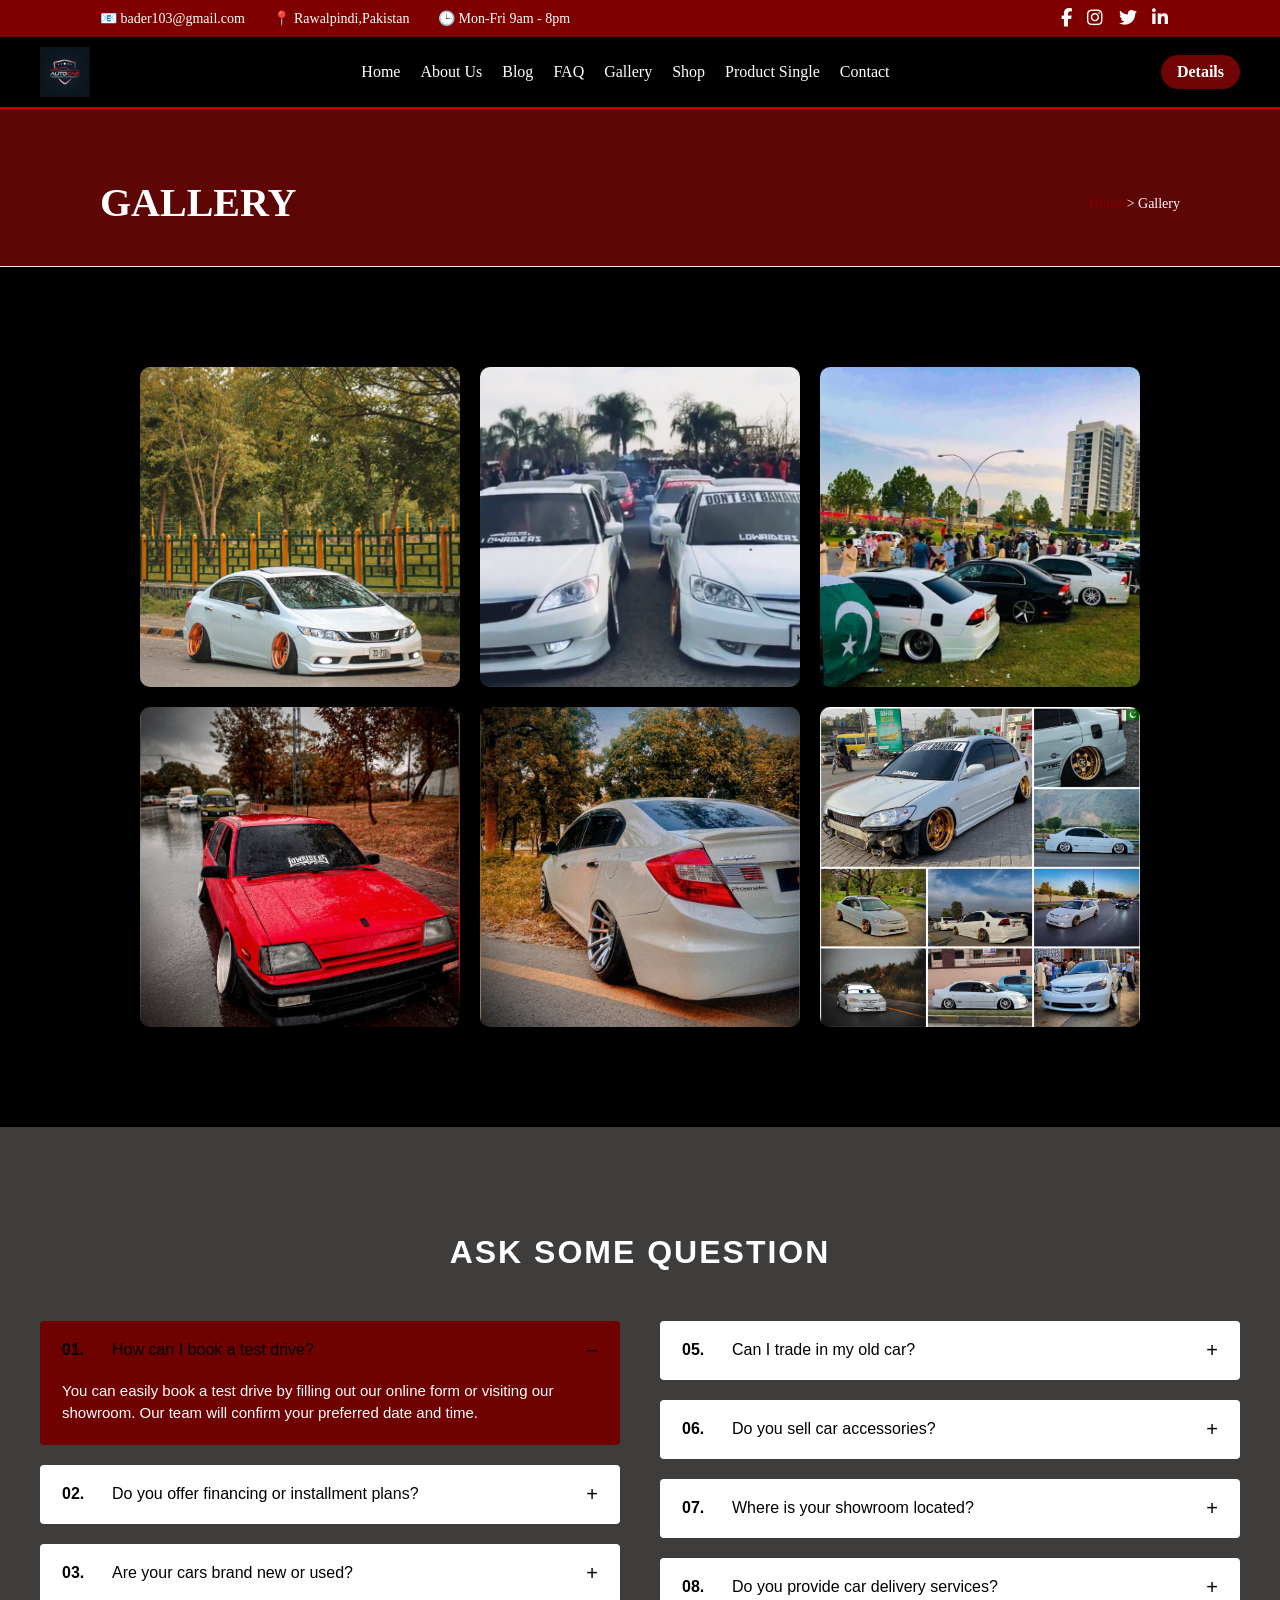
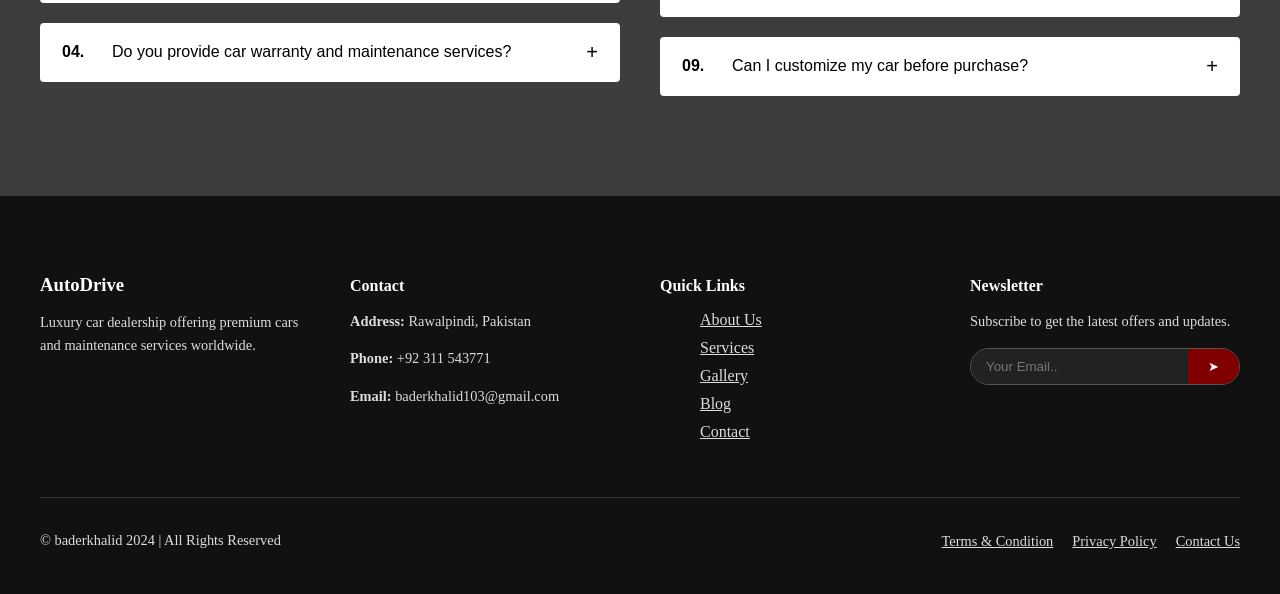
<file: Gallery.html>
<!DOCTYPE html>
<html lang="en">
<head>
  <meta charset="UTF-8">
  <meta name="viewport" content="width=device-width, initial-scale=1.0">
  <title>Gallery - Nafuant</title>
   <link
  rel="stylesheet"
  href="https://cdnjs.cloudflare.com/ajax/libs/font-awesome/6.5.1/css/all.min.css"
  integrity="sha512-DTOQO9RWCH3ppGqcWaEA1BIZOC6xxalwEsw9c2QQeAIftl+Vegovlnee1c9QX4TctnWMn13TZye+giMm8e2LwA=="
  crossorigin="anonymous"
  referrerpolicy="no-referrer"
/>
  <style>
   body {
      margin: 0;
      background: black;
      color: white;
    }

    /* ===== TOP INFO BAR ===== */
    .topbar {
      background: maroon;
      color: #fff;
      font-size: 14px;
      display: flex;
      justify-content: space-between;
      align-items: center;
      padding: 8px 100px;
      position: sticky;     /* make topbar sticky */
      top: 0;
      z-index: 1000;
    }

    .topbar-left span {
      margin-right: 25px;
    }

   .topbar-right a {
  color: white; /* blue color hat jayega */
  text-decoration: none;
  font-size: 18px; /* thoda readable size */
  margin-right: 12px; /* icons ke beech space */
  display: inline-block; /* spacing properly apply hogi */
}


    .topbar-right a:hover {
      color: black;
    }

    /* ===== HEADER / NAVBAR ===== */
    .header {
      background: #000;
      color: #fff;
      border-bottom: 2px solid #c00;
      position: sticky;   /* keeps navbar below topbar */
      top: 35px;          /* same as topbar height */
      z-index: 999;
    }

    .header .container {
      max-width: 1200px;
      margin: auto;
      padding: 10px 20px;
      display: flex;
      align-items: center;
      justify-content: space-between;
    }

    /* LOGO */
    .logo img {
      height: 50px;
      width: auto;
      display: block;
      object-fit: contain;
    }

    /* NAVIGATION */
    .nav {
      display: flex;
      gap: 20px;
    }

    .nav a {
      color: #fff;
      text-decoration: none;
      font-weight: 500;
      transition: color 0.3s ease;
    }

    .nav a:hover {
      color: #ff0000;
    }

    /* CONTACT BUTTON */
    .gallery-btn {
      background: #710404;
      color: #fff;
      padding: 8px 16px;
      border-radius: 25px;
      text-decoration: none;
      font-weight: bold;
      transition: background 0.3s ease;
    }

    .gallery-btn:hover {
      background: #ebebeb;
    }

    /* MENU TOGGLE (mobile) */
    .menu-toggle {
      display: none;
      font-size: 24px;
      color: #fff;
      cursor: pointer;
    }

    /* RESPONSIVE NAV */
    @media (max-width: 768px) {
      .nav {
        display: none;
      }
      .menu-toggle {
        display: block;
      }
    }

    /* ===== HERO SECTION ===== */
    .about-hero {
      background: rgb(94, 5, 5);
      padding: 70px 100px 40px;
      display: flex;
      justify-content: space-between;
      align-items: flex-end;
      border-bottom: 1px solid #eee;
      margin-top: 0;
    }

    .about-hero h2 {
      font-size: 40px;
      text-transform: uppercase;
      margin: 0;
    }

    .breadcrumb {
      font-size: 14px;
      color: white;
    }

    .breadcrumb a {
      text-decoration: none;
      color: maroon;
    }

    .breadcrumb a :hover{
      color: #000;
    }


    

.gallery {
  display: grid;
  grid-template-columns: repeat(auto-fit, minmax(250px, 1fr)); /* responsive layout */
  gap: 20px;
  width: 80%;
  max-width: 1000px;
  margin: 60px auto;
  padding: 40px 0;
}

.gallery-item {
  position: relative;
  aspect-ratio: 1 / 1; /* perfect square */
  overflow: hidden;
  border-radius: 10px;
  background: #111; /* dark background behind images */
  box-shadow: 0 4px 10px rgba(0,0,0,0.2);
  transition: transform 0.3s ease, box-shadow 0.3s ease;
}

.gallery-item img {
  width: 100%;
  height: 100%;
  object-fit: cover; /* ensures full image fills box without stretching */
  display: block;
}

.gallery-item:hover {
  transform: scale(1.05);
  box-shadow: 0 8px 16px rgba(0,0,0,0.3);
}



    .ask-section{
  background:rgb(63, 60, 60);
  padding:80px 20px;
  font-family:'Segoe UI',Arial,sans-serif;
}
.ask-title{
  text-align:center;
  font-size:32px;
  letter-spacing:2px;
  margin-bottom:50px;
  color:white;
}
.ask-grid{
  display:grid;
  grid-template-columns:repeat(auto-fit,minmax(320px,1fr));
  gap:40px;
  max-width:1200px;
  margin:0 auto;
}
.ask-item{
  background:#fff;
  border-radius:4px;
  overflow:hidden;
  margin-bottom:20px;
  transition:background .3s;
}
.ask-item.active{
  background:rgb(111, 1, 1);   /* golden highlight */
  color:#fff;
}
.ask-header{
  width:100%;
  border:0;
  background:none;
  display:flex;
  justify-content:space-between;
  align-items:center;
  padding:18px 22px;
  cursor:pointer;
  font-size:16px;
  text-align:left;
}
.ask-header .num{
  margin-right:10px;
  font-weight:600;
  min-width:40px;
}
.ask-header .question{flex:1;}
.ask-header .toggle{
  font-size:20px;
  margin-left:15px;
}
.answer{
  display:none;
  padding:0 22px 20px;
  font-size:15px;
  line-height:1.5;
  color:#444;
}
.ask-item.active .answer{display:block;color:#fff;}
.ask-item.active .toggle{transform:rotate(180deg);}

 .footer {
      background: #111;
      color: #ddd;
      padding: 60px 20px 30px;
    }
    .footer-inner {
      display: grid;
      grid-template-columns: repeat(4, 1fr);
      gap: 40px;
      max-width: 1200px;
      margin: auto;
    }
    .footer-col h3, .footer-col h4 { color: #fff; margin-bottom: 15px; }
    .footer-col p { font-size: 0.9rem; line-height: 1.6; }
    .footer-col ul { list-style: none; }
    .footer-col ul li { margin-bottom: 10px; }
    .footer-col ul li a { color: #ddd; transition: color .3s; }
    .footer-col ul li a:hover { color: maroon; }
    .newsletter-box {
      display: flex;
      margin: 15px 0;
      border: 1px solid #555;
      border-radius: 30px;
      overflow: hidden;
    }
    .newsletter-box input {
      flex: 1;
      padding: 10px 15px;
      border: none;
      outline: none;
      background: #222;
      color: #fff;
    }
    .newsletter-box button {
      background: maroon;
      border: none;
      color: #fff;
      padding: 0 20px;
      cursor: pointer;
    }
    .social-icons a {
      display: inline-block;
      margin-right: 10px;
      color: maroon;
      font-size: 18px;
    }
    .footer-bottom {
      margin-top: 40px;
      padding-top: 20px;
      border-top: 1px solid #333;
      display: flex;
      justify-content: space-between;
      align-items: center;
      max-width: 1200px;
      margin-left: auto;
      margin-right: auto;
    }
    .footer-bottom p { font-size: 0.9rem; }
    .footer-links a {
      margin-left: 15px;
      color: #ddd;
      font-size: 0.9rem;
    }
    .footer-links a:hover { color: maroon; }


    /* Responsive */
    @media (max-width: 900px) {
      .gallery {
        grid-template-columns: repeat(2, 1fr);
      }
    }

    @media (max-width: 600px) {
      .gallery {
        grid-template-columns: 1fr;
      }
    }

    /* ===========================
   📱 RESPONSIVE MEDIA QUERIES
   =========================== */

/* Large Tablets (max-width: 1024px) */
@media (max-width: 1024px) {
  .topbar {
    padding: 8px 40px;
    font-size: 13px;
  }

  .header .container {
    padding: 10px 40px;
  }

  .about-hero {
    padding: 60px 40px 30px;
    flex-direction: column;
    align-items: flex-start;
  }

  .about-hero h2 {
    font-size: 32px;
  }

  .ask-grid {
    gap: 25px;
  }
}

/* Tablets (max-width: 768px) */
@media (max-width: 768px) {
  .topbar {
    flex-direction: column;
    padding: 10px 20px;
    text-align: center;
  }

  .topbar-left span {
    display: block;
    margin: 5px 0;
  }

  .topbar-right {
    margin-top: 5px;
  }

  .header .container {
    flex-direction: row;
    justify-content: space-between;
  }

  .nav {
    display: none; /* hidden by default */
  }

  .menu-toggle {
    display: block; /* shows burger menu */
  }

  .about-hero {
    padding: 50px 20px;
    text-align: center;
  }

  .about-hero h2 {
    font-size: 28px;
  }

  .breadcrumb {
    font-size: 13px;
  }

  .gallery {
    width: 90%;
    grid-template-columns: repeat(2, 1fr);
    gap: 15px;
  }

  .ask-grid {
    grid-template-columns: 1fr;
  }

  .footer-inner {
    grid-template-columns: repeat(2, 1fr);
    gap: 20px;
  }

  .footer-bottom {
    flex-direction: column;
    text-align: center;
    gap: 10px;
  }
}

/* Small Mobiles (max-width: 480px) */
@media (max-width: 480px) {
  .topbar {
    padding: 10px;
    font-size: 12px;
  }

  .header .container {
    padding: 8px 15px;
  }

  .logo img {
    height: 40px;
  }

  .about-hero {
    padding: 40px 15px;
  }

  .about-hero h2 {
    font-size: 24px;
  }

  .gallery {
    width: 95%;
    grid-template-columns: 1fr;
  }

  .ask-title {
    font-size: 26px;
  }

  .footer-inner {
    grid-template-columns: 1fr;
  }

  .footer-bottom {
    flex-direction: column;
    text-align: center;
  }

  .footer-links a {
    display: block;
    margin: 5px 0;
  }
}

 </style>
</head>
<body>

  <!-- TOP INFO BAR -->
  <div class="topbar">
    <div class="topbar-left">
      <span>📧 bader103@gmail.com</span>
      <span>📍 Rawalpindi,Pakistan</span>
      <span>🕒 Mon-Fri 9am - 8pm</span>
    </div>
     <div class="topbar-right">
      <a href="#"><i class="fab fa-facebook-f"></i></a>
      <a href="#"><i class="fab fa-instagram"></i></a>
      <a href="#"><i class="fab fa-twitter"></i></a>
      <a href="#"><i class="fab fa-linkedin-in"></i></a>
    </div>
  </div>

  <!-- NAVBAR -->
  <header class="header">
  <div class="container">
    <!-- Logo -->
    <div class="logo">
      <a href="index.html">
        <img src="logo.pngg" alt="Nafuant Logo" />
      </a>
    </div>

    <!-- Navigation -->
    <nav class="nav">
      <a href="index.html">Home</a>
      <a href="About_Us.html">About Us</a>
      <a href="Blog.html">Blog</a>
      <a href="FAQ.html">FAQ</a>
      <a href="Gallery.html">Gallery</a>
      <a href="Shop.html">Shop</a>
      <a href="Product_Single.html">Product Single</a>
      <a href="Contact.html">Contact</a>

    </nav>

    <!-- Contact Button -->
    <a href="Gallery_Details.html" class="gallery-btn">Details </a>

    <!-- Mobile Toggle -->
    <div class="menu-toggle" id="menu-btn">☰</div>
  </div>
</header>

  <!-- HERO / TITLE -->
  <section class="about-hero">
    <h2>Gallery</h2>
    <p class="breadcrumb"><a href="Home_1.html">Home</a> > Gallery</p>
  </section>

  
  <div class="gallery">
    <div class="gallery-item"> 
      <img src="ahmed fb2,2.png"/>
    </div>
    <div class="gallery-item">
      <img src="ahmedes x me.png"/>
    </div>
    <div class="gallery-item">
      <img src="lowriders isb.png"/>
    </div>
    <div class="gallery-item">
      <img src="khyber.png"/>
    </div>
    <div class="gallery-item">
      <img src="fb2.png"/>
    </div>
    <div class="gallery-item">
      <img src="es album.png"/>
    </div>
  </div>

  <section class="ask-section">
  <h2 class="ask-title">ASK SOME QUESTION</h2>

 <div class="ask-grid">
  <!-- LEFT COLUMN -->
  <div class="ask-col">
    <div class="ask-item active">
      <button class="ask-header">
        <span class="num">01.</span>
        <span class="question">How can I book a test drive?</span>
        <span class="toggle">−</span>
      </button>
      <div class="answer">
        You can easily book a test drive by filling out our online form or visiting our showroom. 
        Our team will confirm your preferred date and time.
      </div>
    </div>

    <div class="ask-item">
      <button class="ask-header">
        <span class="num">02.</span>
        <span class="question">Do you offer financing or installment plans?</span>
        <span class="toggle">+</span>
      </button>
      <div class="answer">
        Yes, we offer flexible financing and installment options in partnership with leading banks.
      </div>
    </div>

    <div class="ask-item">
      <button class="ask-header">
        <span class="num">03.</span>
        <span class="question">Are your cars brand new or used?</span>
        <span class="toggle">+</span>
      </button>
      <div class="answer">
        We offer both brand new and certified pre-owned vehicles, all inspected for top performance.
      </div>
    </div>

    <div class="ask-item">
      <button class="ask-header">
        <span class="num">04.</span>
        <span class="question">Do you provide car warranty and maintenance services?</span>
        <span class="toggle">+</span>
      </button>
      <div class="answer">
        Absolutely! Every vehicle comes with a warranty, and we offer complete maintenance and service packages.
      </div>
    </div>
  </div>

  <!-- RIGHT COLUMN -->
  <div class="ask-col">
    <div class="ask-item">
      <button class="ask-header">
        <span class="num">05.</span>
        <span class="question">Can I trade in my old car?</span>
        <span class="toggle">+</span>
      </button>
      <div class="answer">
        Yes, you can trade in your existing car and get an instant valuation towards your new purchase.
      </div>
    </div>

    <div class="ask-item">
      <button class="ask-header">
        <span class="num">06.</span>
        <span class="question">Do you sell car accessories?</span>
        <span class="toggle">+</span>
      </button>
      <div class="answer">
        We provide a wide range of genuine accessories — from alloy rims to advanced infotainment systems.
      </div>
    </div>

    <div class="ask-item">
      <button class="ask-header">
        <span class="num">07.</span>
        <span class="question">Where is your showroom located?</span>
        <span class="toggle">+</span>
      </button>
      <div class="answer">
        Our main showroom is located in Rawalpindi. Visit our contact page for directions and timings.
      </div>
    </div>

    <div class="ask-item">
      <button class="ask-header">
        <span class="num">08.</span>
        <span class="question">Do you provide car delivery services?</span>
        <span class="toggle">+</span>
      </button>
      <div class="answer">
        Yes, we offer home delivery for selected models. Delivery time depends on your location and order status.
      </div>
    </div>

    <div class="ask-item">
      <button class="ask-header">
        <span class="num">09.</span>
        <span class="question">Can I customize my car before purchase?</span>
        <span class="toggle">+</span>
      </button>
      <div class="answer">
        Definitely! You can choose color, interiors, and optional features before finalizing your car.
      </div>
    </div>
  </div>
</div>

</section>

  <footer class="footer">
    <div class="footer-inner">
      <div class="footer-col about">
        <h3>AutoDrive</h3>
        <p>Luxury car dealership offering premium cars and maintenance services worldwide.</p>
      </div>

      <div class="footer-col contact">
        <h4>Contact</h4>
        <p><strong>Address:</strong> Rawalpindi, Pakistan</p>
        <p><strong>Phone:</strong> +92 311 543771</p>
        <p><strong>Email:</strong> baderkhalid103@gmail.com</p>
      </div>

      <div class="footer-col page">
        <h4>Quick Links</h4>
        <ul>
          <li><a href="About_Us.html">About Us</a></li>
          <li><a href="Shop.html">Services</a></li>
          <li><a href="Gallery.html">Gallery</a></li>
          <li><a href="Blog.html">Blog</a></li>
          <li><a href="Contact.html">Contact</a></li>
        </ul>
      </div>

      <div class="footer-col newsletter">
        <h4>Newsletter</h4>
        <p>Subscribe to get the latest offers and updates.</p>
        <div class="newsletter-box">
          <input type="email" placeholder="Your Email.." />
          <button type="submit">➤</button>
        </div>
      </div>
    </div>

    <div class="footer-bottom">
      <p>© baderkhalid 2024 | All Rights Reserved</p>
      <div class="footer-links">
        <a href="#">Terms & Condition</a>
        <a href="#">Privacy Policy</a>
        <a href="Contact.html">Contact Us</a>
      </div>
    </div>
  </footer>



</body>
</html>
</file>
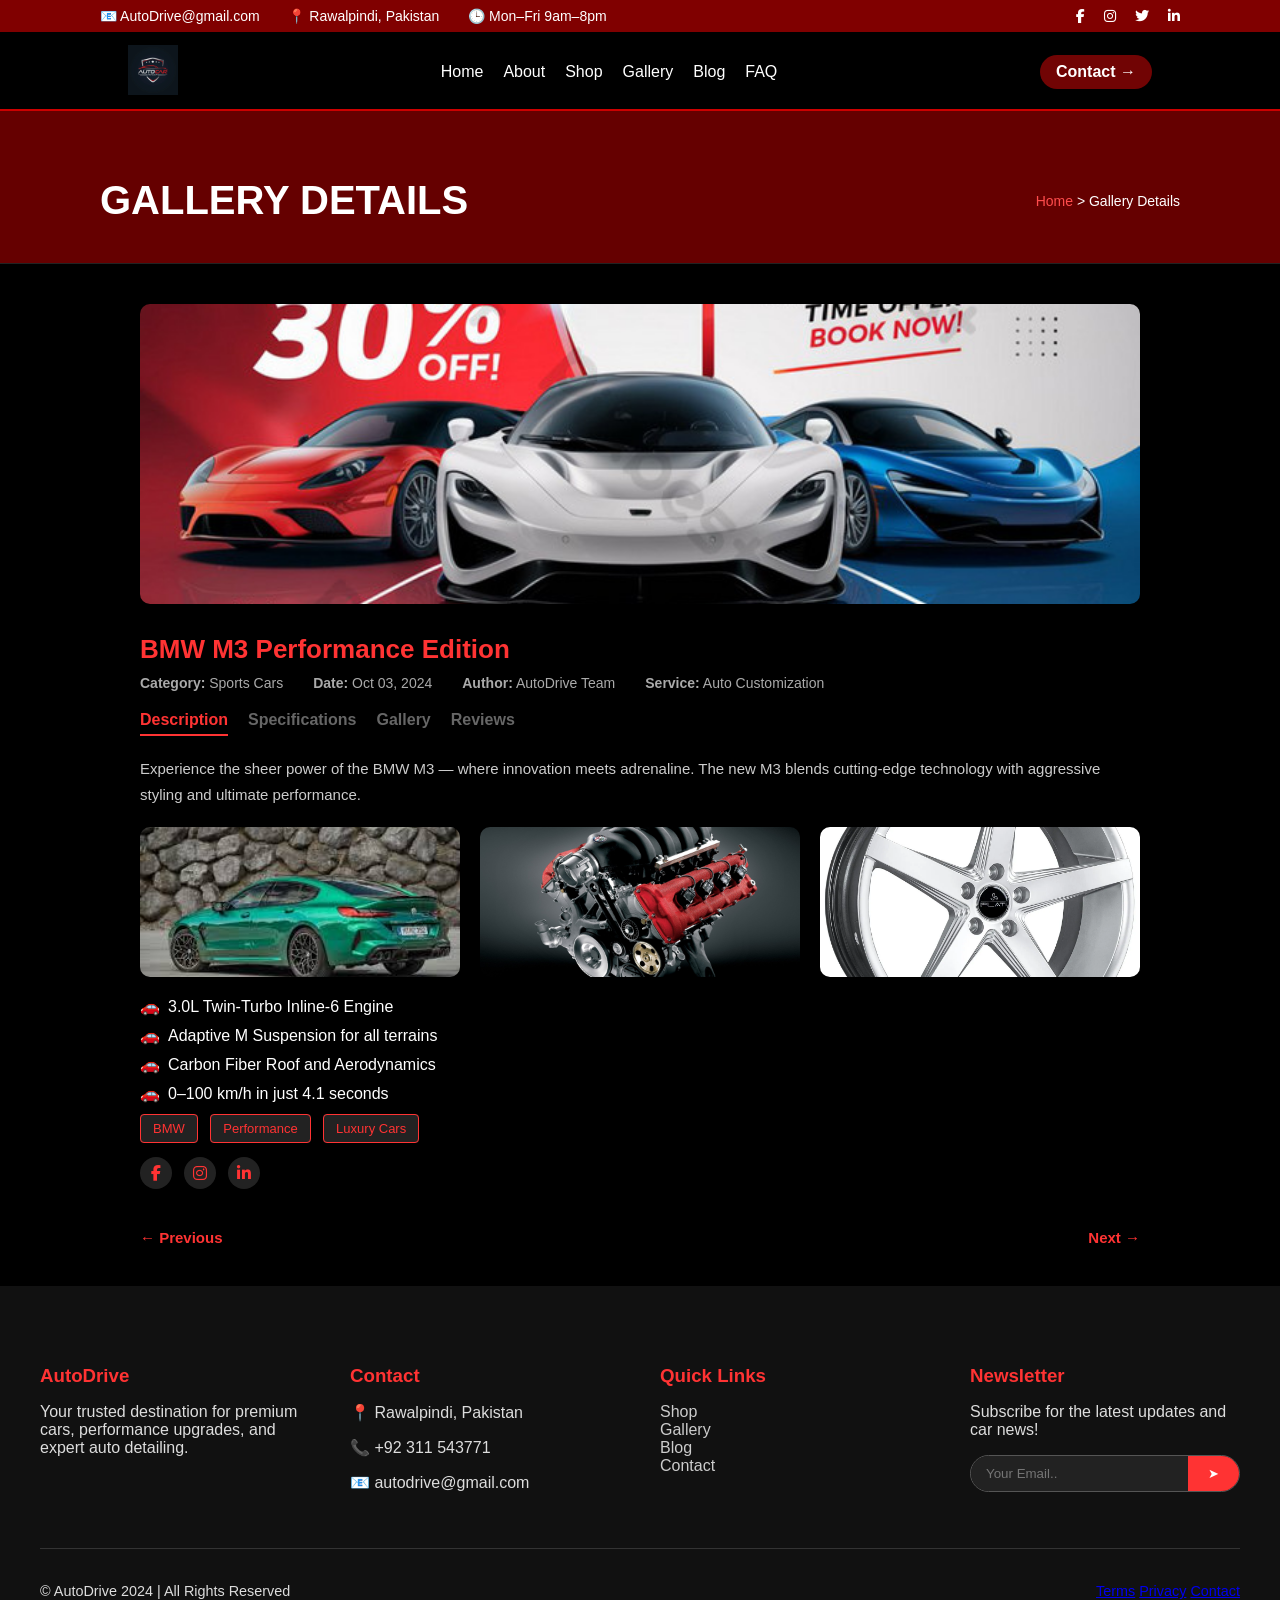
<file: Gallery_Details.html>
<!DOCTYPE html>
<html lang="en">
<head>
  <meta charset="UTF-8" />
  <meta name="viewport" content="width=device-width, initial-scale=1.0" />
  <title>Gallery Details | AutoDrive</title>
  <link
    rel="stylesheet"
    href="https://cdnjs.cloudflare.com/ajax/libs/font-awesome/6.5.1/css/all.min.css"
    crossorigin="anonymous"
  />

  <style>
    body {
      margin: 0;
      font-family: "Poppins", sans-serif;
      background: #000;
      color: #fff;
    }

    /* ===== TOP INFO BAR ===== */
    .topbar {
      background: maroon;
      color: #fff;
      font-size: 14px;
      display: flex;
      justify-content: space-between;
      align-items: center;
      padding: 8px 100px;
      position: sticky;
      top: 0;
      z-index: 1000;
    }

    .topbar-left span {
      margin-right: 25px;
    }

    .topbar-right a {
      margin-left: 15px;
      color: white;
      text-decoration: none;
      font-size: 14px;
    }

    .topbar-right a:hover {
      color: black;
    }

    /* ===== HEADER ===== */
    .header {
      background: #000;
      color: #fff;
      border-bottom: 2px solid #c00;
      position: sticky;
      top: 35px;
      z-index: 999;
    }

    .header .container {
      max-width: 1200px;
      margin: auto;
      padding: 10px 20px;
      display: flex;
      align-items: center;
      justify-content: space-between;
    }

    .logo img {
      height: 50px;
      width: auto;
      object-fit: contain;
    }

    .nav {
      display: flex;
      gap: 20px;
    }

    .nav a {
      color: #fff;
      text-decoration: none;
      font-weight: 500;
      transition: color 0.3s ease;
    }

    .nav a:hover {
      color: red;
    }

    .contact-btn {
      background: #710404;
      color: #fff;
      padding: 8px 16px;
      border-radius: 50px;
      text-decoration: none;
      font-weight: bold;
      transition: background 0.3s ease;
    }

    .contact-btn:hover {
      background: #ebebeb;
      color: black;
    }

    .menu-toggle {
      display: none;
      font-size: 24px;
      color: #fff;
      cursor: pointer;
    }

    @media (max-width: 768px) {
      .nav {
        display: none;
      }
      .menu-toggle {
        display: block;
      }
    }

    /* ===== HERO SECTION ===== */
    .about-hero {
      background: rgb(101, 0, 0);
      padding: 70px 100px 40px;
      display: flex;
      justify-content: space-between;
      align-items: flex-end;
      border-bottom: 1px solid #222;
    }

    .about-hero h2 {
      font-size: 40px;
      text-transform: uppercase;
      margin: 0;
      color: #fff;
    }

    .breadcrumb {
      font-size: 14px;
      color: white;
    }
    .breadcrumb a {
      color: #ff4c4c;
      text-decoration: none;
    }

    /* ===== MAIN CONTENT ===== */
    .container {
      width: 80%;
      max-width: 1000px;
      margin: auto;
      padding: 40px 0;
    }

    .banner {
      width: 100%;
      height: 300px;
      background: url('car1.jpg') center/cover no-repeat;
      border-radius: 10px;
      margin-bottom: 30px;
    }

    h2 {
      font-size: 26px;
      font-weight: bold;
      margin: 0 0 10px;
      color: #ff3333;
    }

    .meta {
      display: flex;
      gap: 30px;
      font-size: 14px;
      margin-bottom: 20px;
      color: #aaa;
    }

    .tabs {
      display: flex;
      gap: 20px;
      margin: 20px 0;
      font-weight: bold;
    }

    .tabs span {
      cursor: pointer;
      color: #666;
    }

    .tabs .active {
      color: #ff3333;
      border-bottom: 2px solid #ff3333;
      padding-bottom: 5px;
    }

    .content {
      font-size: 15px;
      line-height: 1.7;
      color: #ccc;
    }

    .image-row {
      display: flex;
      gap: 20px;
      margin: 20px 0;
    }

    .image-box {
      flex: 1;
      height: 150px;
      background: #222;
      border-radius: 10px;
    }

    .features ul {
      list-style: none;
      padding: 0;
    }

    .features li {
      margin-bottom: 10px;
      display: flex;
      align-items: center;
      gap: 8px;
    }

    .features li::before {
      content: "🚗";
      color: #ff3333;
    }

    .tags span {
      background: #222;
      padding: 6px 12px;
      margin-right: 8px;
      border-radius: 4px;
      font-size: 13px;
      color: #ff3333;
      border: 1px solid #ff3333;
    }

    .social {
      display: flex;
      gap: 12px;
      margin: 20px 0;
    }

    .social a {
      width: 32px;
      height: 32px;
      border-radius: 50%;
      background: #222;
      color: #ff3333;
      display: flex;
      align-items: center;
      justify-content: center;
      text-decoration: none;
    }

    .pagination {
      display: flex;
      justify-content: space-between;
      align-items: center;
      margin-top: 40px;
      font-size: 15px;
    }

    .pagination a {
      color: #ff3333;
      text-decoration: none;
      font-weight: bold;
    }

    /* ===== FOOTER ===== */
    .footer {
      background: #111;
      color: #ddd;
      padding: 60px 20px 30px;
    }

    .footer-inner {
      display: grid;
      grid-template-columns: repeat(4, 1fr);
      gap: 40px;
      max-width: 1200px;
      margin: auto;
    }

    .footer-col h3,
    .footer-col h4 {
      color: #ff3333;
      margin-bottom: 15px;
    }

    .footer-col ul {
      list-style: none;
      padding: 0;
    }

    .footer-col ul li a {
      color: #ccc;
      text-decoration: none;
    }

    .footer-col ul li a:hover {
      color: #ff3333;
    }

    .newsletter-box {
      display: flex;
      margin: 15px 0;
      border: 1px solid #555;
      border-radius: 30px;
      overflow: hidden;
    }

    .newsletter-box input {
      flex: 1;
      padding: 10px 15px;
      border: none;
      outline: none;
      background: #222;
      color: #fff;
    }

    .newsletter-box button {
      background: #ff3333;
      border: none;
      color: #fff;
      padding: 0 20px;
      cursor: pointer;
    }

    .footer-bottom {
      margin-top: 40px;
      padding-top: 20px;
      border-top: 1px solid #333;
      display: flex;
      justify-content: space-between;
      align-items: center;
      max-width: 1200px;
      margin-left: auto;
      margin-right: auto;
      font-size: 0.9rem;
    }

    /* ===== RESPONSIVE ===== */
    @media (max-width: 991px) {
      .footer-inner {
        grid-template-columns: repeat(2, 1fr);
      }
      .image-row {
        flex-direction: column;
      }
    }

    @media (max-width: 600px) {
      .about-hero {
        padding: 40px 20px;
        flex-direction: column;
        align-items: flex-start;
      }
      .footer-inner {
        grid-template-columns: 1fr;
      }
      .topbar {
        padding: 8px 20px;
        flex-direction: column;
        gap: 5px;
      }
    }
  </style>
</head>
<body>
  <!-- TOP INFO BAR -->
  <div class="topbar">
    <div class="topbar-left">
      <span>📧 AutoDrive@gmail.com</span>
      <span>📍 Rawalpindi, Pakistan</span>
      <span>🕒 Mon–Fri 9am–8pm</span>
    </div>
    <div class="topbar-right">
      <a href="#"><i class="fab fa-facebook-f"></i></a>
      <a href="#"><i class="fab fa-instagram"></i></a>
      <a href="#"><i class="fab fa-twitter"></i></a>
      <a href="#"><i class="fab fa-linkedin-in"></i></a>
    </div>
  </div>

  <!-- NAVBAR -->
  <header class="header">
    <div class="container">
      <div class="logo">
        <a href="index.html"><img src="logo.pngg" alt="AutoDrive Logo" /></a>
      </div>
      <nav class="nav">
        <a href="index.html">Home</a>
        <a href="About_Us.html">About</a>
        <a href="Shop.html">Shop</a>
        <a href="Gallery.html">Gallery</a>
        <a href="Blog.html">Blog</a>
        <a href="FAQ.html">FAQ</a>
      </nav>
      <a href="Contact.html" class="contact-btn">Contact →</a>
      <div class="menu-toggle" id="menu-btn">☰</div>
    </div>
  </header>

  <!-- HERO -->
  <section class="about-hero">
    <h2>Gallery Details</h2>
    <p class="breadcrumb"><a href="#">Home</a> > Gallery Details</p>
  </section>

  <!-- MAIN CONTENT -->
  <div class="container">
    <div class="banner"></div>

    <h2>BMW M3 Performance Edition</h2>
    <div class="meta">
      <span><b>Category:</b> Sports Cars</span>
      <span><b>Date:</b> Oct 03, 2024</span>
      <span><b>Author:</b> AutoDrive Team</span>
      <span><b>Service:</b> Auto Customization</span>
    </div>

    <div class="tabs">
      <span class="active">Description</span>
      <span>Specifications</span>
      <span>Gallery</span>
      <span>Reviews</span>
    </div>

    <div class="content">
      Experience the sheer power of the BMW M3 — where innovation meets adrenaline. 
      The new M3 blends cutting-edge technology with aggressive styling and ultimate performance.
    </div>

    <div class="image-row">
      <div class="image-box" style="background:url('bmw.jpg') center/cover;"></div>
      <div class="image-box" style="background:url('engine.png') center/cover;"></div>
      <div class="image-box" style="background:url('rim.png') center/cover;"></div>
    </div>

    <div class="features">
      <ul>
        <li>3.0L Twin-Turbo Inline-6 Engine</li>
        <li>Adaptive M Suspension for all terrains</li>
        <li>Carbon Fiber Roof and Aerodynamics</li>
        <li>0–100 km/h in just 4.1 seconds</li>
      </ul>
    </div>

    <div class="tags">
      <span>BMW</span>
      <span>Performance</span>
      <span>Luxury Cars</span>
    </div>

    <div class="social">
      <a href="#"><i class="fab fa-facebook-f"></i></a>
      <a href="#"><i class="fab fa-instagram"></i></a>
      <a href="#"><i class="fab fa-linkedin-in"></i></a>
    </div>

    <div class="pagination">
      <a href="#">&larr; Previous</a>
      <a href="#">Next &rarr;</a>
    </div>
  </div>

  <!-- FOOTER -->
  <footer class="footer">
    <div class="footer-inner">
      <div class="footer-col about">
        <h3>AutoDrive</h3>
        <p>Your trusted destination for premium cars, performance upgrades, and expert auto detailing.</p>
      </div>

      <div class="footer-col contact">
        <h3>Contact</h3>
        <p>📍 Rawalpindi, Pakistan</p>
        <p>📞 +92 311 543771</p>
        <p>📧 autodrive@gmail.com</p>
      </div>

      <div class="footer-col page">
        <h3>Quick Links</h3>
        <ul>
          <li><a href="Shop.html">Shop</a></li>
          <li><a href="Gallery.html">Gallery</a></li>
          <li><a href="Blog.html">Blog</a></li>
          <li><a href="Contact.html">Contact</a></li>
        </ul>
      </div>

      <div class="footer-col newsletter">
        <h3>Newsletter</h3>
        <p>Subscribe for the latest updates and car news!</p>
        <div class="newsletter-box">
          <input type="email" placeholder="Your Email.." />
          <button>➤</button>
        </div>
      </div>
    </div>

    <div class="footer-bottom">
      <p>© AutoDrive 2024 | All Rights Reserved</p>
      <div class="footer-links">
        <a href="#">Terms</a>
        <a href="#">Privacy</a>
        <a href="#">Contact</a>
      </div>
    </div>
  </footer>
</body>
</html>
</file>
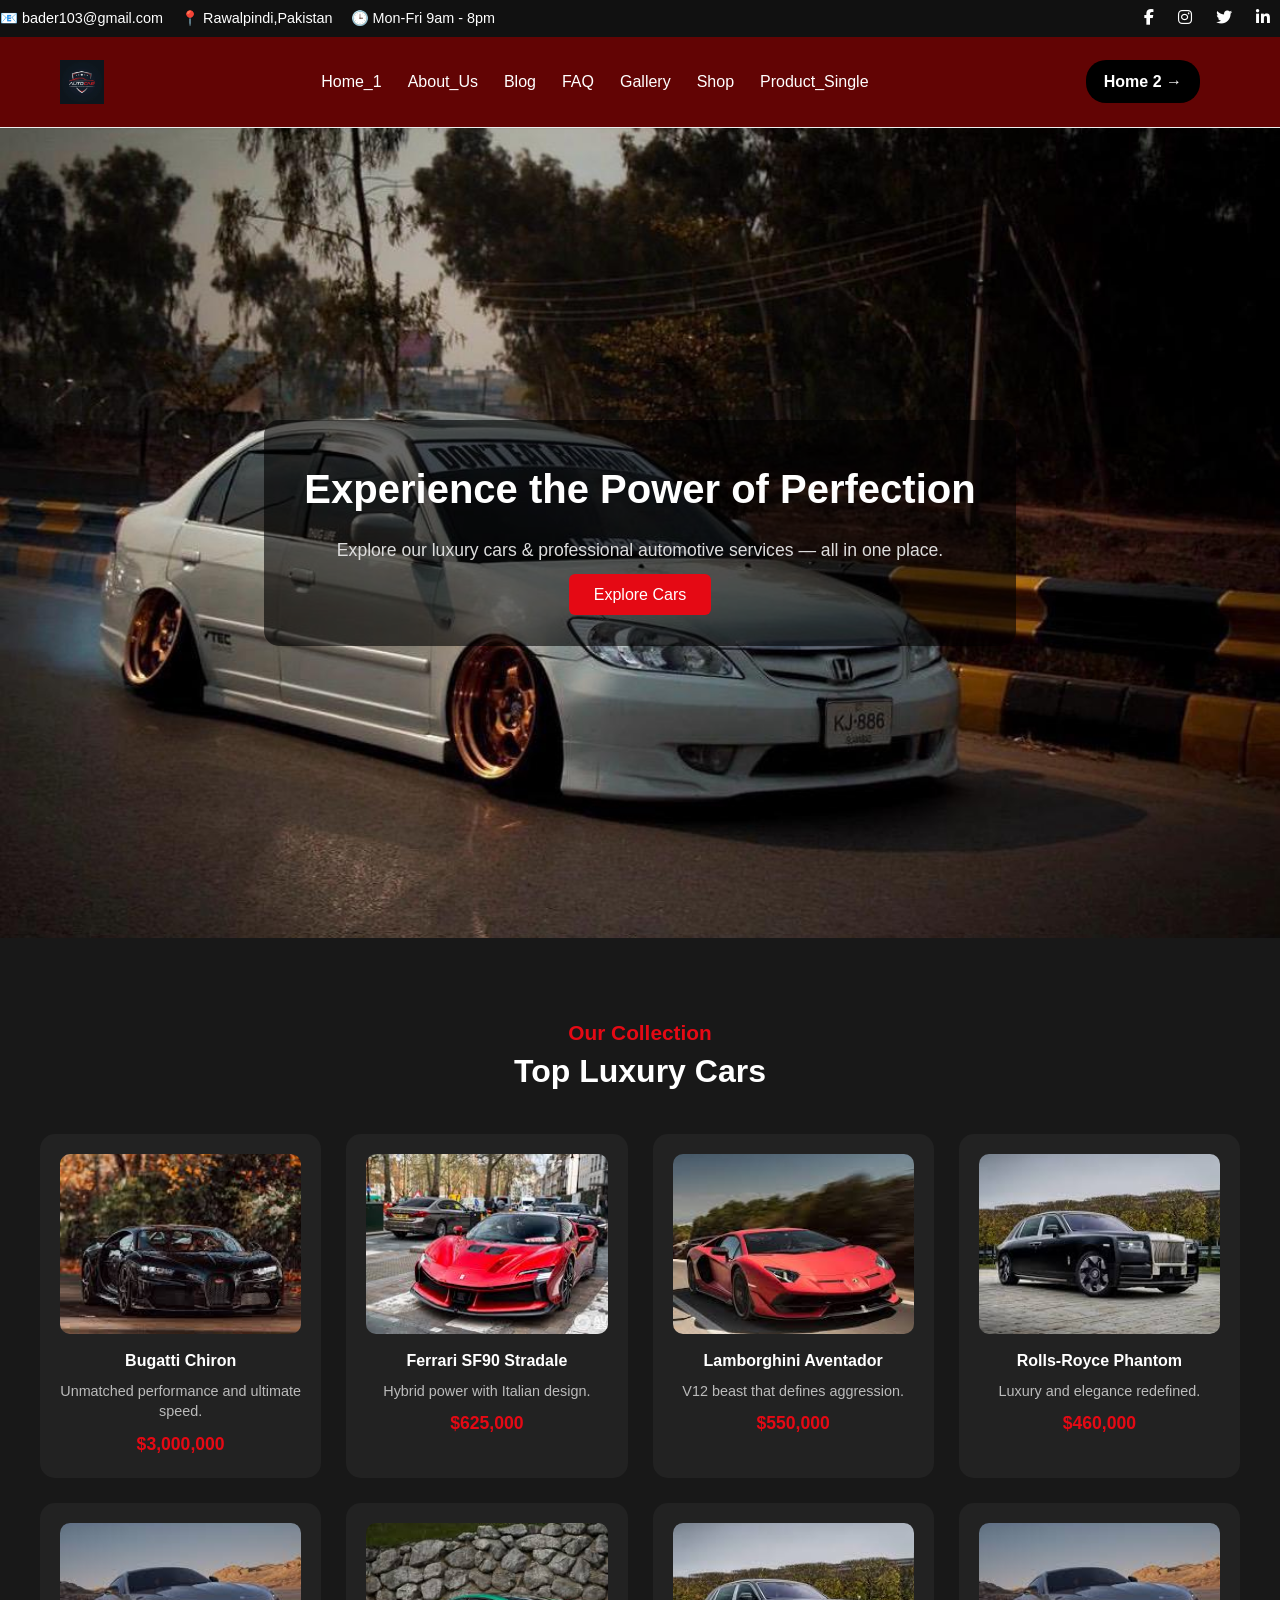
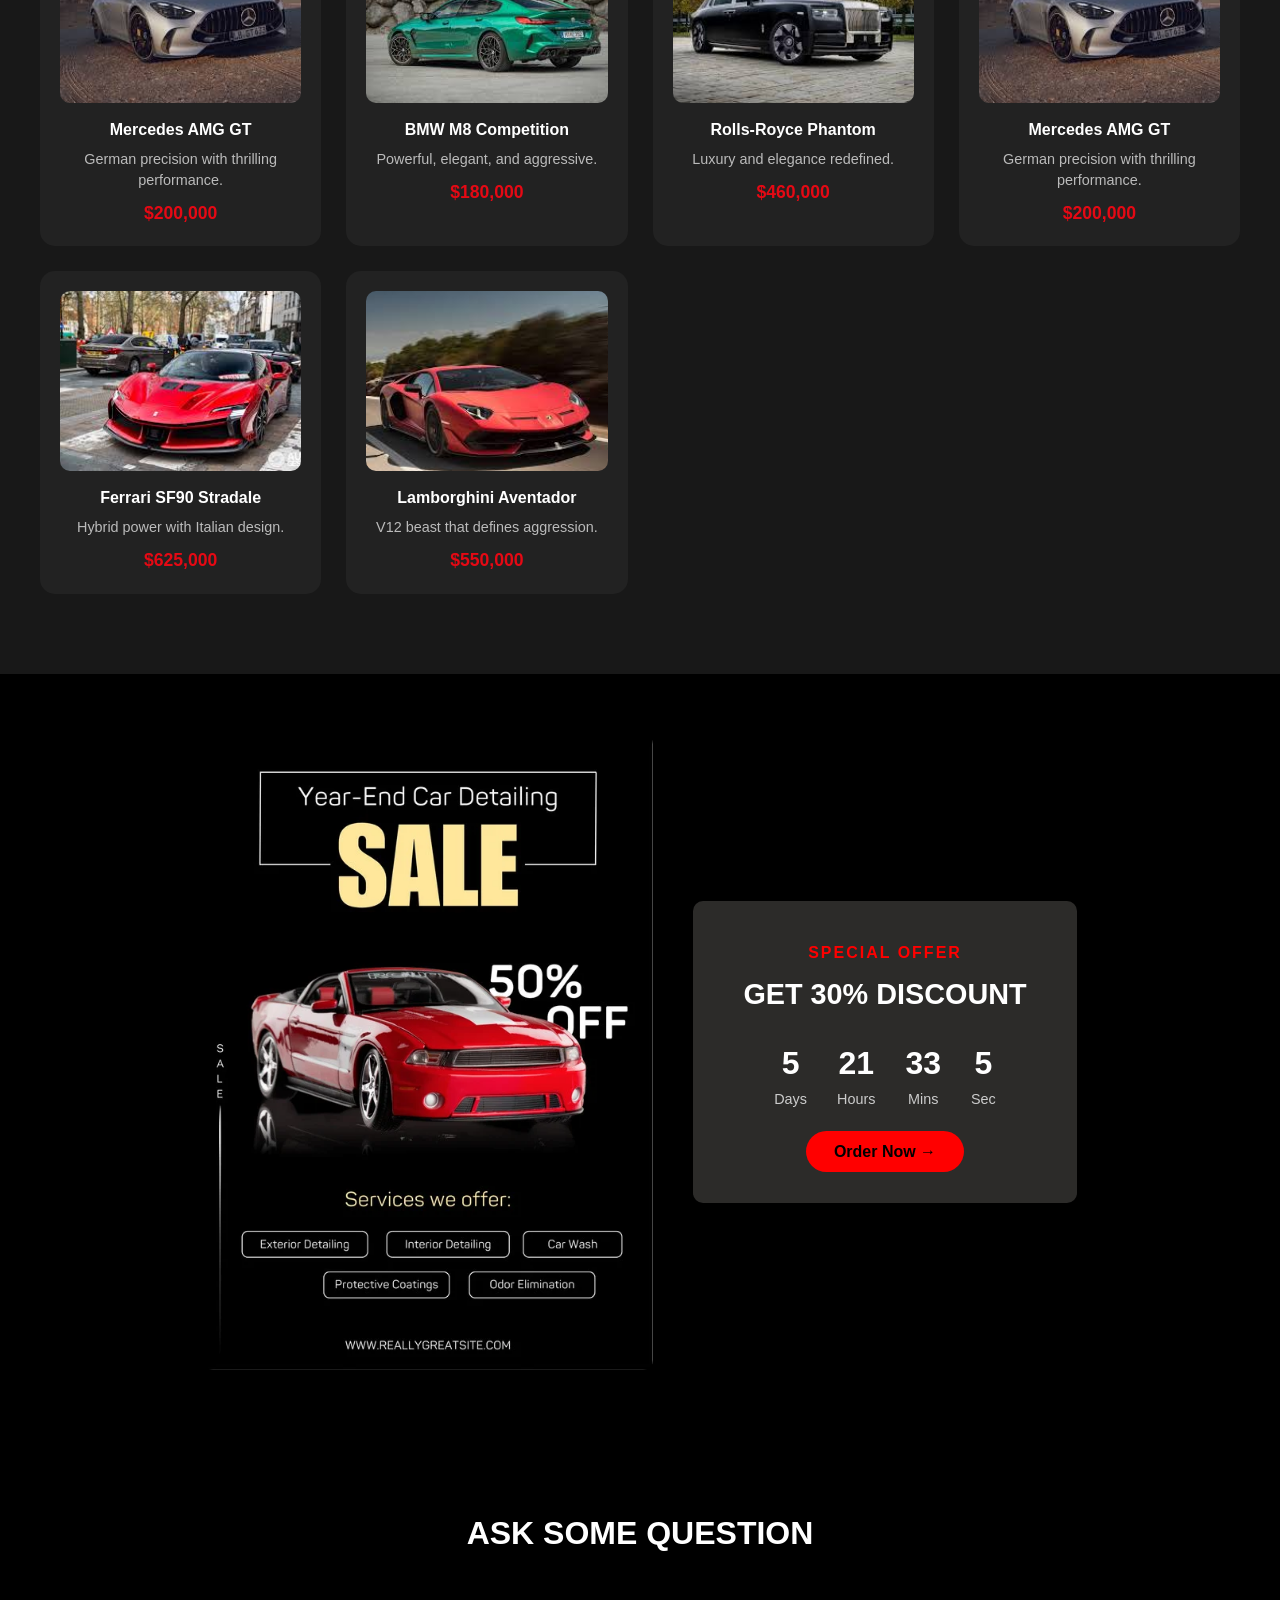
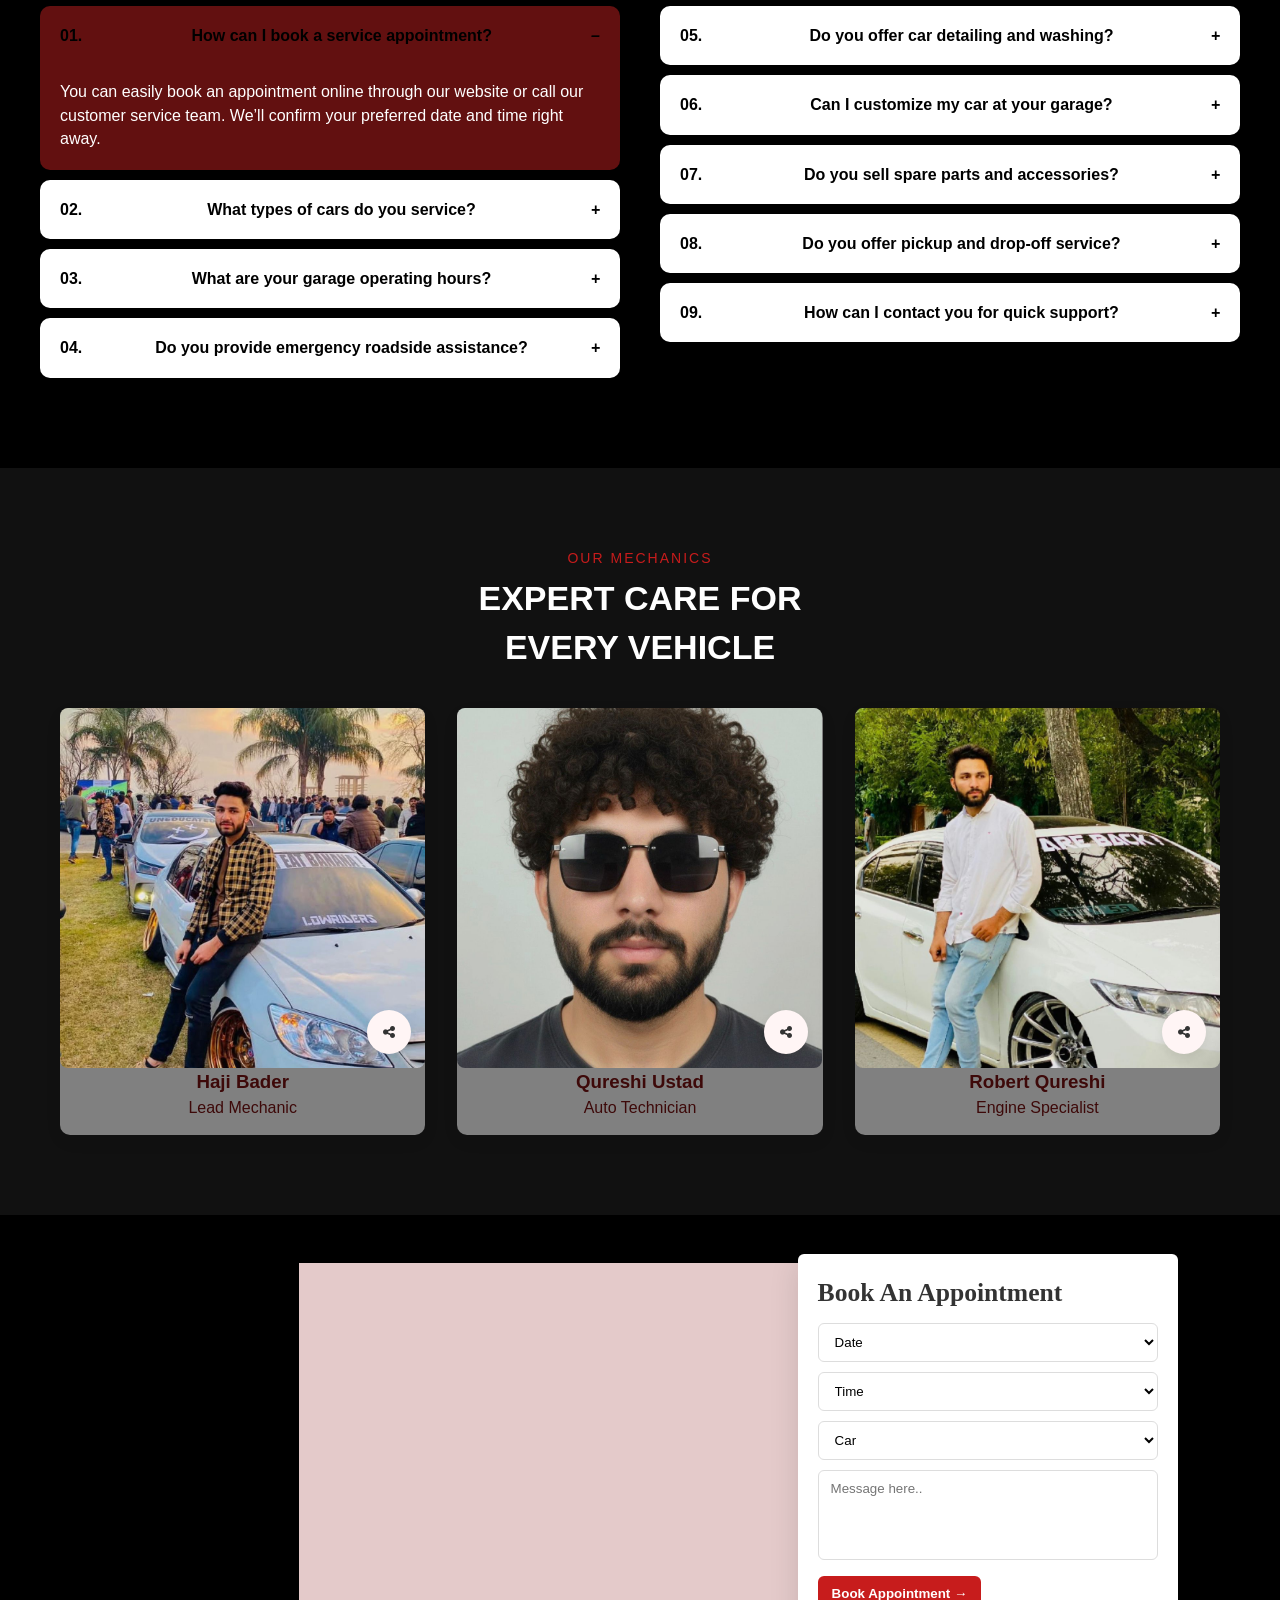
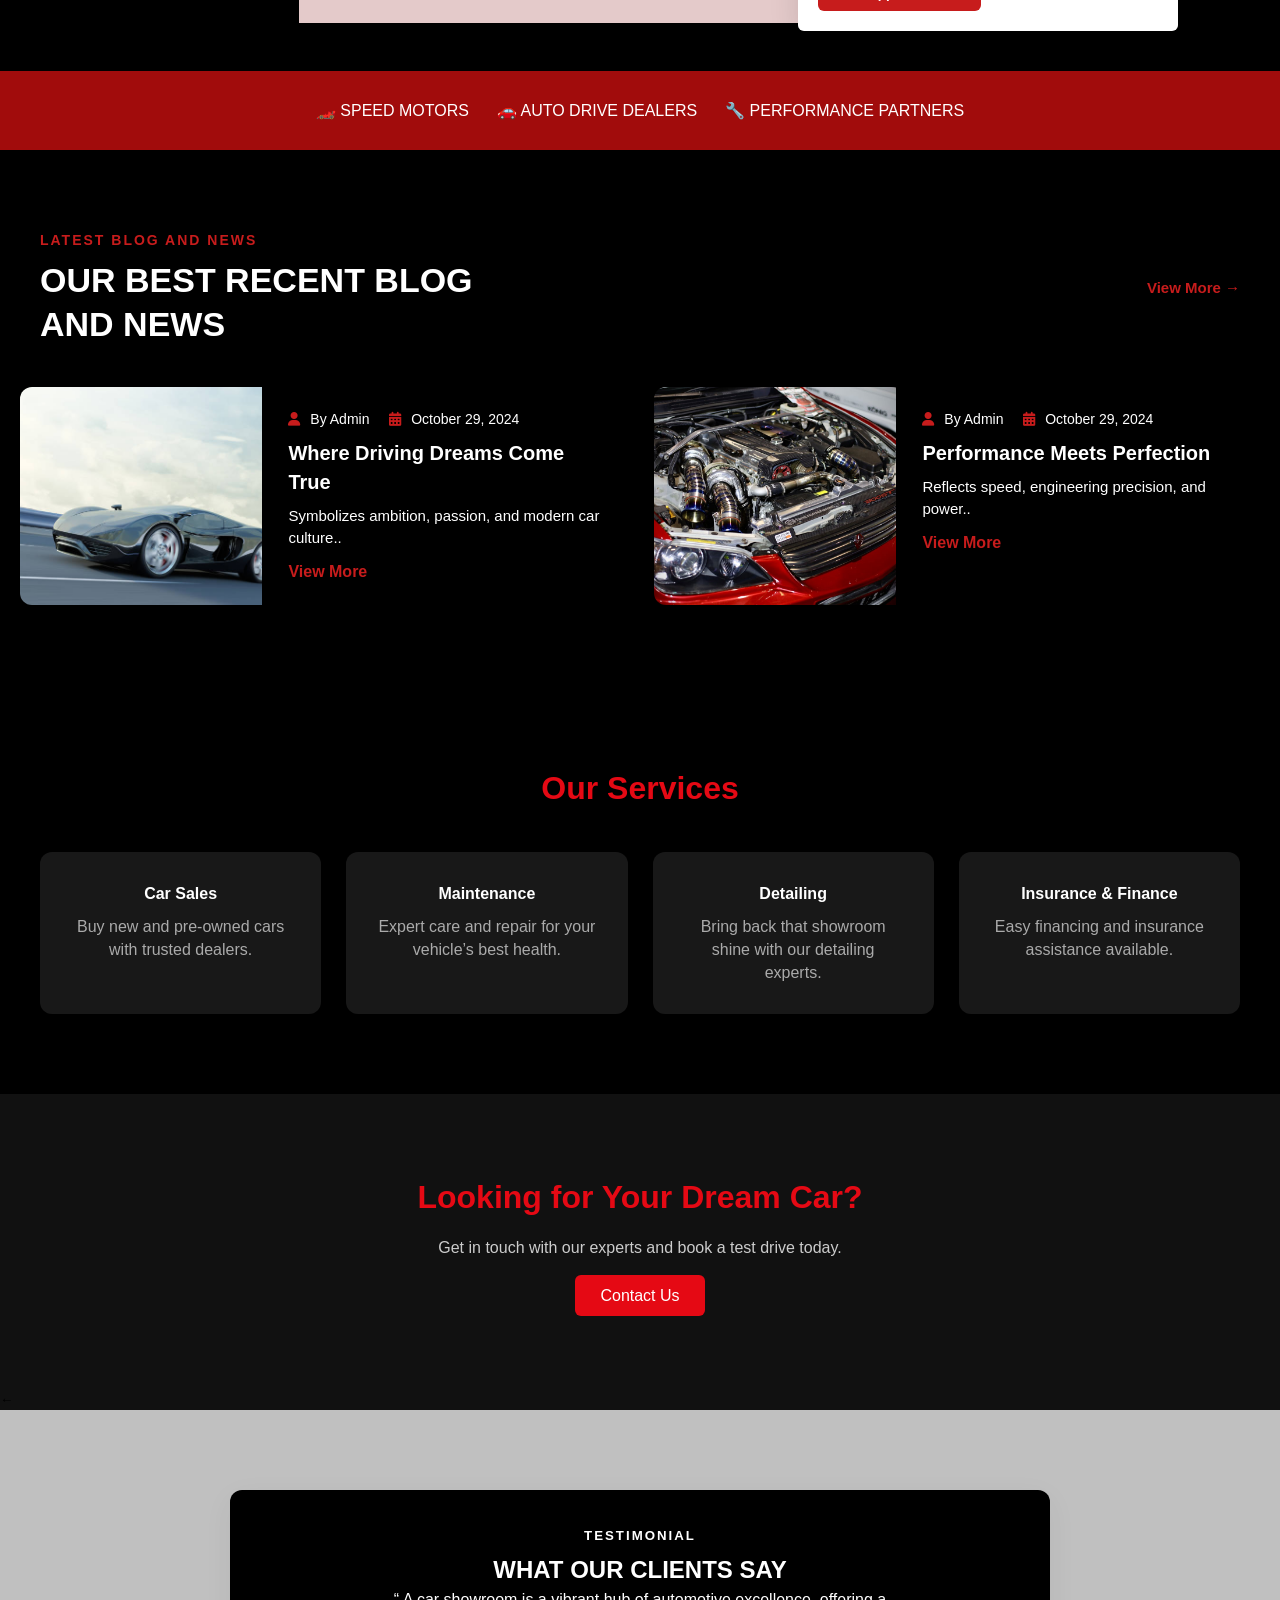
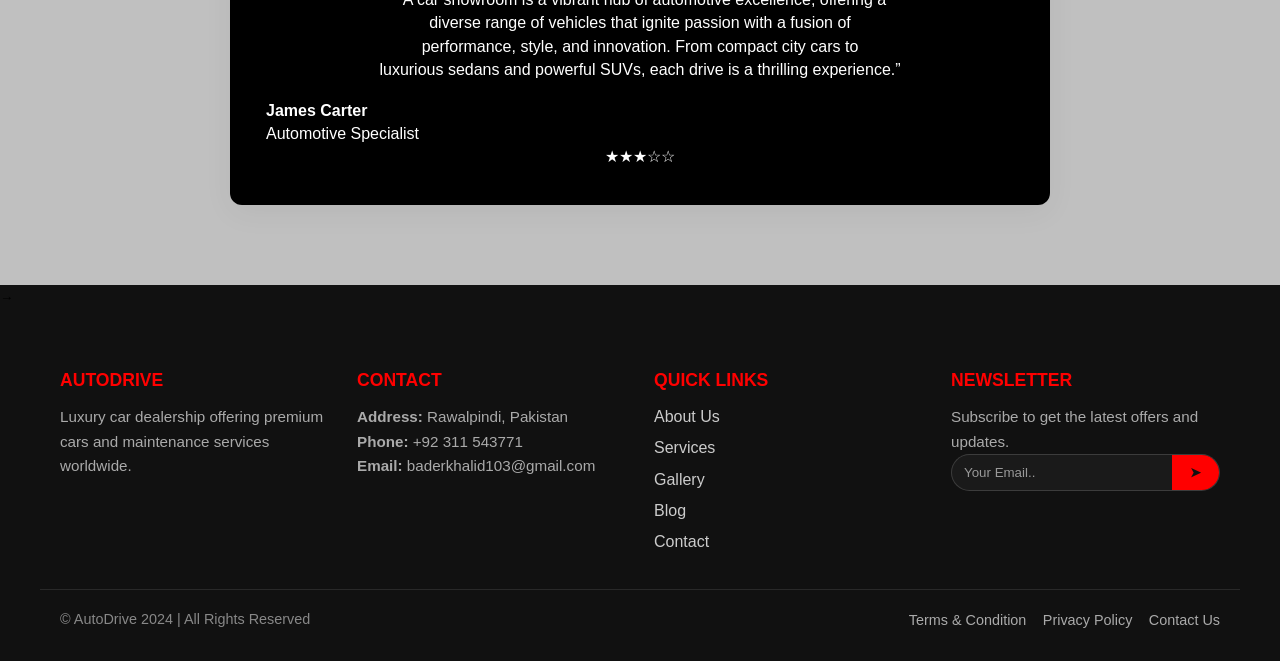
<file: Home_1.html>
<!DOCTYPE html>
<html lang="en">
<head>
  <meta charset="UTF-8" />
  <meta name="viewport" content="width=device-width, initial-scale=1.0" />
  <title>AUTO-CAR</title>
  <link rel="stylesheet" href="styless.css" />
 <link
  rel="stylesheet"
  href="https://cdnjs.cloudflare.com/ajax/libs/font-awesome/6.5.1/css/all.min.css"
  integrity="sha512-DTOQO9RWCH3ppGqcWaEA1BIZOC6xxalwEsw9c2QQeAIftl+Vegovlnee1c9QX4TctnWMn13TZye+giMm8e2LwA=="
  crossorigin="anonymous"
  referrerpolicy="no-referrer"
/>
</head>
<body>
  
  <!-- ===== TOP INFO BAR ===== -->
  <div class="topbar">
    <div class="topbar-left">
       <span>📧 bader103@gmail.com</span>
      <span>📍 Rawalpindi,Pakistan</span>
      <span>🕒 Mon-Fri 9am - 8pm</span>
    </div>

    <div class="topbar-right">
      <a href="#"><i class="fab fa-facebook-f"></i></a>
      <a href="#"><i class="fab fa-instagram"></i></a>
      <a href="#"><i class="fab fa-twitter"></i></a>
      <a href="#"><i class="fab fa-linkedin-in"></i></a>
    </div>
  </div>

   

  <!-- ===== MAIN HEADER ===== -->
  <header class="header">
  <div class="container">
    <!-- Logo -->
    <div class="logo">
      <a href="Home_1.html">
        <img src="logo.pngg" alt="Nafuant Logo" />
      </a>
    </div>

    <!-- Navigation -->
    <nav class="nav">
      <ul>
        <li><a href="Home_1.html">Home_1</a></li>
      
        <li><a href="About_Us.html">About_Us</a></li>
        <li><a href="Blog.html">Blog</a></li>
        <li><a href="FAQ.html">FAQ</a></li>
        <li><a href="Gallery.html">Gallery</a></li>
        <li><a href="Shop.html">Shop</a></li>
        <a href="Product_Single.html">Product_Single</a>
     
      </ul>
    </nav>                                                    

    <!-- Contact Button -->
    <a href="Home_2.html" class="contact-btn">Home 2 →</a>

    <!-- Mobile Toggle -->
    <div class="menu-toggle" id="menu-btn">☰</div>
  </div>
</header>
  <!-- ===== HERO SECTION ===== -->
  <section class="hero">
    <div class="hero-content">
      <h1>Experience the Power of Perfection</h1>
      <p>Explore our luxury cars & professional automotive services — all in one place.</p>
      <a href="Gallery.html" class="btn">Explore Cars</a>
      
    </div>
  </section>

  <!-- ===== OUR COLLECTION ===== -->
  <section class="cars">
    <h2>Our Collection</h2>
    <h3>Top Luxury Cars</h3>

    <div class="car-grid">
      <div class="car-card">
        <img src="bugati.jpeg" alt="Bugatti Chiron">
        <h4>Bugatti Chiron</h4>
        <p>Unmatched performance and ultimate speed.</p>
        <span>$3,000,000</span>
      </div>

      <div class="car-card">
        <img src="ferrari.jpeg" alt="Ferrari SF90">
        <h4>Ferrari SF90 Stradale</h4>
        <p>Hybrid power with Italian design.</p>
        <span>$625,000</span>
      </div>

      <div class="car-card">
        <img src="lamborgini.jpg" alt="Lamborghini Aventador">
        <h4>Lamborghini Aventador</h4>
        <p>V12 beast that defines aggression.</p>
        <span>$550,000</span>
      </div>

      <div class="car-card">
        <img src="rolls.png" alt="Rolls-Royce Phantom">
        <h4>Rolls-Royce Phantom</h4>
        <p>Luxury and elegance redefined.</p>
        <span>$460,000</span>
      </div>

      <div class="car-card">
        <img src="mercedes.jpeg" alt="Mercedes AMG GT">
        <h4>Mercedes AMG GT</h4>
        <p>German precision with thrilling performance.</p>
        <span>$200,000</span>
      </div>

      <div class="car-card">
        <img src="bmw.jpg" alt="BMW M8">
        <h4>BMW M8 Competition</h4>
        <p>Powerful, elegant, and aggressive.</p>
        <span>$180,000</span>
      </div>

      <div class="car-card">
        <img src="rolls.png" alt="Rolls-Royce Phantom">
        <h4>Rolls-Royce Phantom</h4>
        <p>Luxury and elegance redefined.</p>
        <span>$460,000</span>
      </div>

       <div class="car-card">
        <img src="mercedes.jpeg" alt="Mercedes AMG GT">
        <h4>Mercedes AMG GT</h4>
        <p>German precision with thrilling performance.</p>
        <span>$200,000</span>
      </div>

         <div class="car-card">
        <img src="ferrari.jpeg" alt="Ferrari SF90">
        <h4>Ferrari SF90 Stradale</h4>
        <p>Hybrid power with Italian design.</p>
        <span>$625,000</span>
      </div>

      <div class="car-card">
        <img src="lamborgini.jpg" alt="Lamborghini Aventador">
        <h4>Lamborghini Aventador</h4>
        <p>V12 beast that defines aggression.</p>
        <span>$550,000</span>
      </div>
    </div>
  </section>

  <section class="special-offer">
  <div class="offer-container">
    <!-- Left Side (Offer Banner) -->
    <div class="offer-banner">
      <img src="saleoffer.png" alt="Special Offer Sale">
    </div>

    <!-- Right Side (Countdown + Button) -->
    <div class="offer-details">
      <h4>SPECIAL OFFER</h4>
      <h2>GET 30% DISCOUNT</h2>

      <div class="countdown">
        <div><span id="days">5</span><small>Days</small></div>
        <div><span id="hours">21</span><small>Hours</small></div>
        <div><span id="minutes">33</span><small>Mins</small></div>
        <div><span id="seconds">5</span><small>Sec</small></div>
      </div>

      <a href="#" class="btn-order">Order Now →</a>
    </div>
  </div>
</section>

<section class="faq-section">
  <h2>ASK SOME QUESTION</h2>
<div class="faq-container">
  <!-- Left Column -->
  <div class="faq-column">
    <div class="faq-item active">
      <div class="faq-question">
        <span>01.</span> How can I book a service appointment?
        <i class="toggle">–</i>
      </div>
      <div class="faq-answer">
        You can easily book an appointment online through our website or call our customer service team. 
        We’ll confirm your preferred date and time right away.
      </div>
    </div>

    <div class="faq-item">
      <div class="faq-question">
        <span>02.</span> What types of cars do you service?
        <i class="toggle">+</i>
      </div>
      <div class="faq-answer">
        We service all major brands, including Toyota, Honda, Suzuki, Kia, and Hyundai — from compact cars to SUVs.
      </div>
    </div>

    <div class="faq-item">
      <div class="faq-question">
        <span>03.</span> What are your garage operating hours?
        <i class="toggle">+</i>
      </div>
      <div class="faq-answer">
        Our garage is open from <strong>9:00 AM to 9:00 PM</strong>, Monday through Sunday.
      </div>
    </div>

    <div class="faq-item">
      <div class="faq-question">
        <span>04.</span> Do you provide emergency roadside assistance?
        <i class="toggle">+</i>
      </div>
      <div class="faq-answer">
        Yes, we provide 24/7 roadside assistance for breakdowns, towing, and on-spot repairs within the city limits.
      </div>
    </div>
  </div>

  <!-- Right Column -->
  <div class="faq-column">
    <div class="faq-item">
      <div class="faq-question">
        <span>05.</span> Do you offer car detailing and washing?
        <i class="toggle">+</i>
      </div>
      <div class="faq-answer">
        Absolutely! We offer complete detailing packages — including washing, polishing, waxing, and interior cleaning.
      </div>
    </div>

    <div class="faq-item">
      <div class="faq-question">
        <span>06.</span> Can I customize my car at your garage?
        <i class="toggle">+</i>
      </div>
      <div class="faq-answer">
        Yes, we provide body kits, alloy wheels, custom paint jobs, and interior upgrades for select models.
      </div>
    </div>

    <div class="faq-item">
      <div class="faq-question">
        <span>07.</span> Do you sell spare parts and accessories?
        <i class="toggle">+</i>
      </div>
      <div class="faq-answer">
        We stock genuine and high-quality aftermarket parts for all popular makes and models.
      </div>
    </div>

    <div class="faq-item">
      <div class="faq-question">
        <span>08.</span> Do you offer pickup and drop-off service?
        <i class="toggle">+</i>
      </div>
      <div class="faq-answer">
        Yes, for your convenience, we offer pickup and drop-off services within a 10 km radius of our workshop.
      </div>
    </div>

    <div class="faq-item">
      <div class="faq-question">
        <span>09.</span> How can I contact you for quick support?
        <i class="toggle">+</i>
      </div>
      <div class="faq-answer">
        You can reach us via our <a href="Contact.html">Contact Page</a>, or call our 24-hour helpline at <strong>+92 300 1234567</strong>.
      </div>
    </div>
  </div>
</div>

</section>


<section class="mechanic-section">
  <div class="mechanic-heading">
    <span class="sub">OUR MECHANICS</span>
    <h2>EXPERT CARE FOR<br>EVERY VEHICLE</h2>
  </div>

  <div class="mechanic-grid">
    <!-- Mechanic Card 1 -->
    <div class="mechanic-card">
      <div class="mechanic-img">
        <img src="es.jpg" alt="John Carter">
        <div class="social-bar">
          <a href="#"><i class="fab fa-linkedin-in"></i></a>
          <a href="#"><i class="fab fa-pinterest-p"></i></a>
          <a href="#"><i class="fa-brands fa-x-twitter"></i></a>
          <a href="#"><i class="fab fa-facebook-f"></i></a>
        </div>
        <button class="share-btn"><i class="fas fa-share-alt"></i></button>
      </div>
      <h3>Haji Bader</h3>
      <p>Lead Mechanic</p>
    </div>

    <!-- Mechanic Card 2 -->
    <div class="mechanic-card">
      <div class="mechanic-img">
        <img src="bader2.jpg" alt="David Miller">
        <div class="social-bar">
          <a href="#"><i class="fab fa-linkedin-in"></i></a>
          <a href="#"><i class="fab fa-pinterest-p"></i></a>
          <a href="#"><i class="fa-brands fa-x-twitter"></i></a>
          <a href="#"><i class="fab fa-facebook-f"></i></a>
        </div>
        <button class="share-btn"><i class="fas fa-share-alt"></i></button>
      </div>
      <h3>Qureshi Ustad</h3>
      <p>Auto Technician</p>
    </div>

    <!-- Mechanic Card 3 -->
    <div class="mechanic-card">
      <div class="mechanic-img">
        <img src="bader3.jpg" alt="Robert Wilson">
        <div class="social-bar">
          <a href="#"><i class="fab fa-linkedin-in"></i></a>
          <a href="#"><i class="fab fa-pinterest-p"></i></a>
          <a href="#"><i class="fa-brands fa-x-twitter"></i></a>
          <a href="#"><i class="fab fa-facebook-f"></i></a>
        </div>
        <button class="share-btn"><i class="fas fa-share-alt"></i></button>
      </div>
      <h3>Robert Qureshi</h3>
      <p>Engine Specialist</p>
    </div>
  </div>
</section>

<!-- Font Awesome CDN for icons -->
<link rel="stylesheet" href="https://cdnjs.cloudflare.com/ajax/libs/font-awesome/6.5.0/css/all.min.css">


<section class="book-section">
  <div class="book-left">
    <div class="circle">
      Since 1988<br>Best<br>Working
    </div>
  </div>

  <div class="book-card">
    <h2>Book An Appointment</h2>
    <form>
      <select required>
        <option>Date</option>
        <option>May 1</option>
        <option>May 2</option>
      </select>
      <select required>
        <option>Time</option>
        <option>6:00 PM</option>
        <option>7:00 PM</option>
      </select>
      <select required>
        <option>Car</option>
        <option>1</option>
        <option>2</option>
        <option>3+</option>
      </select>
      <textarea placeholder="Message here.."></textarea>
      <button type="submit">Book Appointment →</button>
    </form>
  </div>
</section>

<div class="partners">
<div>🏎️ SPEED MOTORS</div>
<div>🚗 AUTO DRIVE DEALERS</div>
<div>🔧 PERFORMANCE PARTNERS</div>

</div>

<section class="blog-section">
  <div class="blog-heading">
    <div class="head-left">
      <span class="sub">LATEST BLOG AND NEWS</span>
      <h2>OUR BEST RECENT BLOG<br>AND NEWS</h2>
    </div>
    <a href="Blog1.html" class="view-more">View More →</a>
  </div>

  <div class="blog-grid">
    <!-- Blog Card 1 -->
    <div class="blog-card">
      <div class="blog-img">
        <img src="blog1.png" alt="Car Blog">
      </div>
      <div class="blog-content">
        <div class="meta">
          <span><i class="fas fa-user"></i> By Admin</span>
          <span><i class="fas fa-calendar-alt"></i> October 29, 2024</span>
        </div>
        <h3>Where Driving Dreams Come True</h3>
        <p>Symbolizes ambition, passion, and modern car culture..</p>
        <a href="Blog.html" class="read-more">View More</a>
      </div>
    </div>

    <!-- Blog Card 2 -->
    <div class="blog-card">
      <div class="blog-img">
        <img src="blog2.png" alt="Car Blog">
      </div>
      <div class="blog-content">
        <div class="meta">
          <span><i class="fas fa-user"></i> By Admin</span>
          <span><i class="fas fa-calendar-alt"></i> October 29, 2024</span>
        </div>
        <h3>Performance Meets Perfection</h3>
        <p>Reflects speed, engineering precision, and power..</p>
        <a href="Blog.html" class="read-more">View More</a>
      </div>
    </div>
  </div>
</section>

<!-- Font Awesome for icons -->
<link rel="stylesheet" href="https://cdnjs.cloudflare.com/ajax/libs/font-awesome/6.5.0/css/all.min.css">

  <!-- ===== SERVICES ===== -->
  <section class="services">
    <h2>Our Services</h2>
    <div class="service-boxes">
      <div class="box">
        <h4>Car Sales</h4>
        <p>Buy new and pre-owned cars with trusted dealers.</p>
      </div>
      <div class="box">
        <h4>Maintenance</h4>
        <p>Expert care and repair for your vehicle’s best health.</p>
      </div>
      <div class="box">
        <h4>Detailing</h4>
        <p>Bring back that showroom shine with our detailing experts.</p>
      </div>
      <div class="box">
        <h4>Insurance & Finance</h4>
        <p>Easy financing and insurance assistance available.</p>
      </div>
    </div>
  </section>

  <!-- ===== CONTACT CTA ===== -->
  <section class="contact-cta">
    <h2>Looking for Your Dream Car?</h2>
    <p>Get in touch with our experts and book a test drive today.</p>
    <a href="Contact.html" class="btn">Contact Us</a>
  </section>

  
<!-- ===== TESTIMONIAL SECTION ===== -->
 <div class="testimonial-wrapper">
  <!-- Navigation buttons OUTSIDE the card -->
  <button class="nav-btn prev">←</button>

<section class="testimonial">
  <div class="testimonial-box">
    <h5>TESTIMONIAL</h5>
    <h1>WHAT OUR CLIENTS SAY</h1>

    <p class="testimonial-text">
      “ A car showroom is a vibrant hub of automotive excellence, offering a <br>
        diverse range of vehicles that ignite passion with a fusion of <br>
        performance, style, and innovation. From compact city cars to <br>
        luxurious sedans and powerful SUVs, each drive is a thrilling experience.”
    </p>

    <div class="testimonial-author">
      <h4>James Carter</h4>
      <span>Automotive Specialist</span>
    </div>

    <div class="testimonial-rating">
      ★★★☆☆
    </div>

   
    
  </div>
  
</section>

 <button class="nav-btn next">→</button>


  <!-- ===== FOOTER ===== -->
  <footer class="footer">
    <div class="footer-inner">
      <div class="footer-col about">
        <h3>AutoDrive</h3>
        <p>Luxury car dealership offering premium cars and maintenance services worldwide.</p>
      </div>

      <div class="footer-col contact">
        <h4>Contact</h4>
        <p><strong>Address:</strong> Rawalpindi, Pakistan</p>
        <p><strong>Phone:</strong> +92 311 543771</p>
        <p><strong>Email:</strong> baderkhalid103@gmail.com</p>
      </div>

      <div class="footer-col page">
        <h4>Quick Links</h4>
        <ul>
          <li><a href="About_Us.html">About Us</a></li>
          <li><a href="Shop.html">Services</a></li>
          <li><a href="Gallery.html">Gallery</a></li>
          <li><a href="Blog.html">Blog</a></li>
          <li><a href="Contact.html">Contact</a></li>
        </ul>
      </div>

      <div class="footer-col newsletter">
        <h4>Newsletter</h4>
        <p>Subscribe to get the latest offers and updates.</p>
        <div class="newsletter-box">
          <input type="email" placeholder="Your Email.." />
          <button type="submit">➤</button>
        </div>
      </div>
    </div>

    <div class="footer-bottom">
      <p>© AutoDrive 2024 | All Rights Reserved</p>
      <div class="footer-links">
        <a href="#">Terms & Condition</a>
        <a href="#">Privacy Policy</a>
        <a href="Contact.html">Contact Us</a>
      </div>
    </div>
  </footer>

  <!-- ===== JS FOR TIME AND CARD HOVER ===== -->
  <script>
    // Live clock
    function updateTime() {
      const now = new Date();
      const time = now.toLocaleTimeString();
      document.getElementById("time").innerHTML = `<i class="fa-regular fa-clock"></i> ${time}`;
    }
    setInterval(updateTime, 1000);
    updateTime();

    // Card hover animation
    const cards = document.querySelectorAll('.car-card');
    cards.forEach(card => {
      card.addEventListener('mouseenter', () => card.style.transform = 'translateY(-8px)');
      card.addEventListener('mouseleave', () => card.style.transform = 'translateY(0)');
    });
  </script>
</body>
</html>
</file>
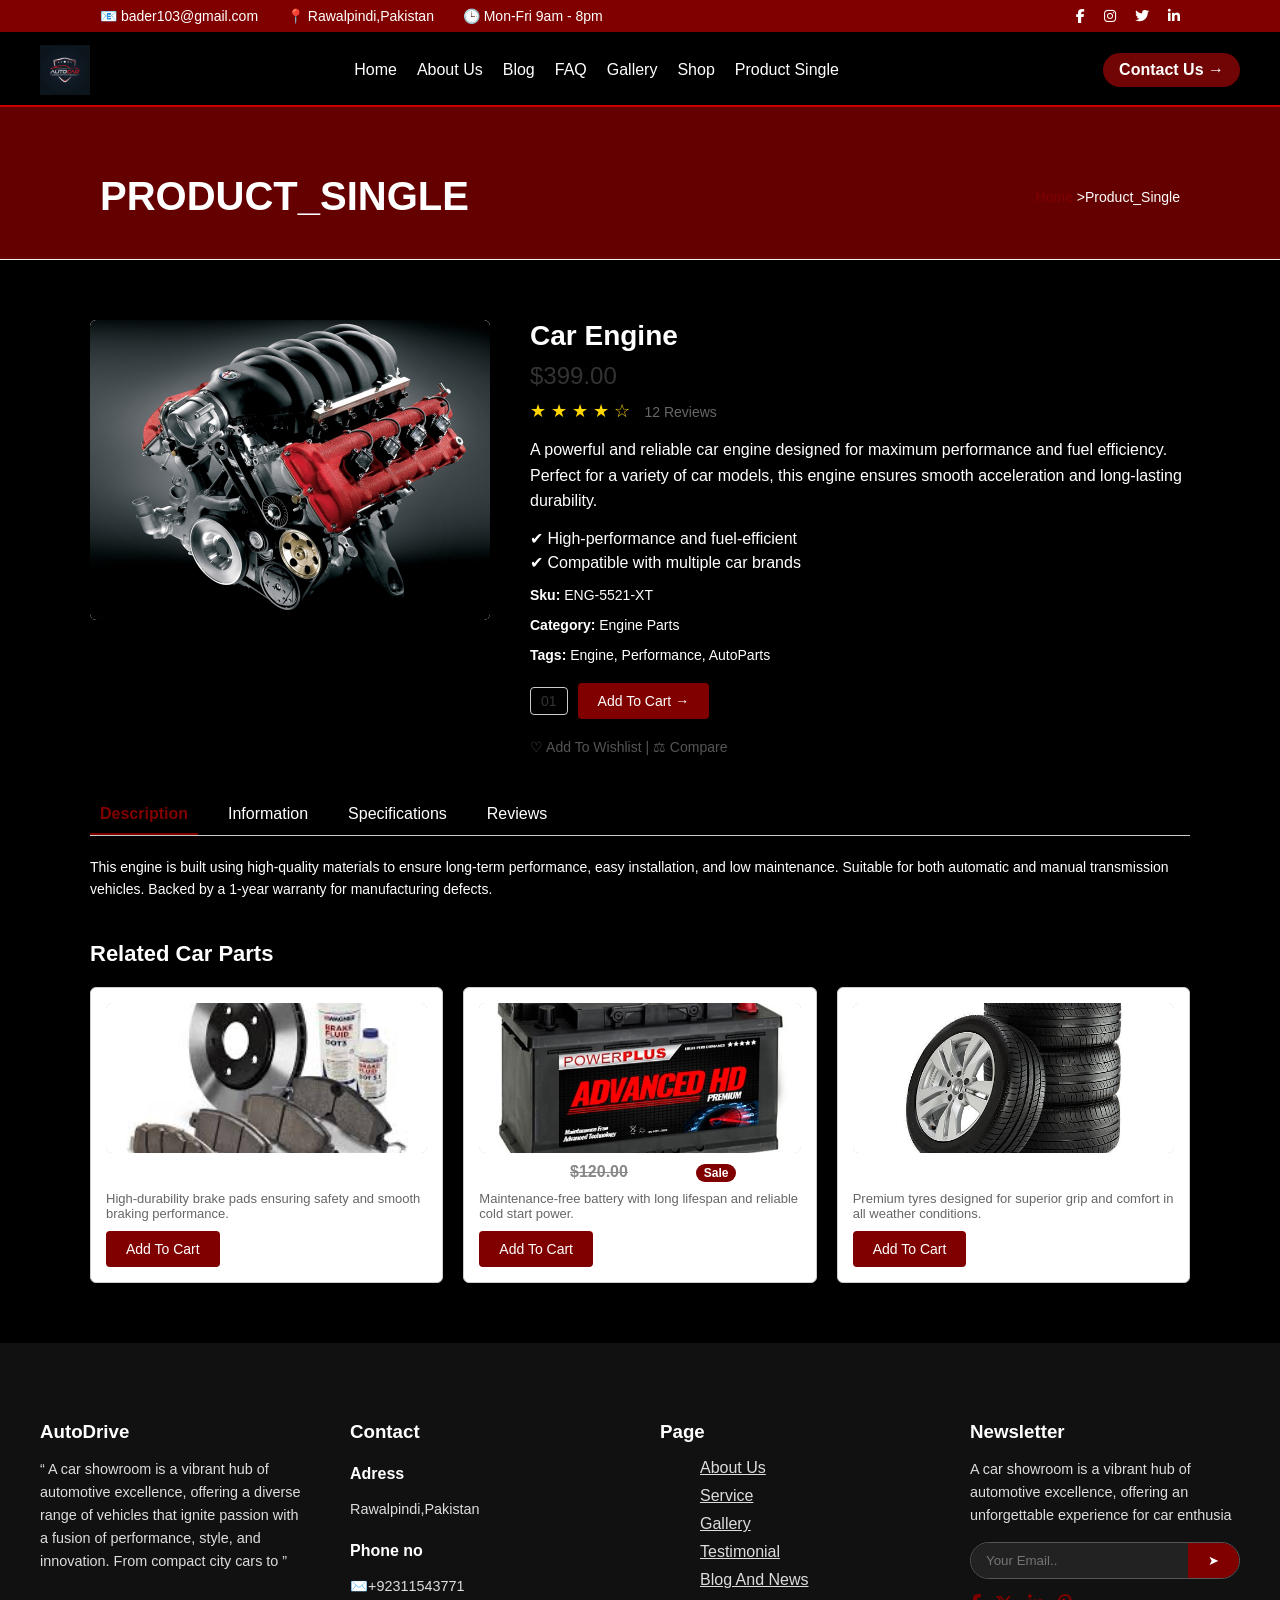
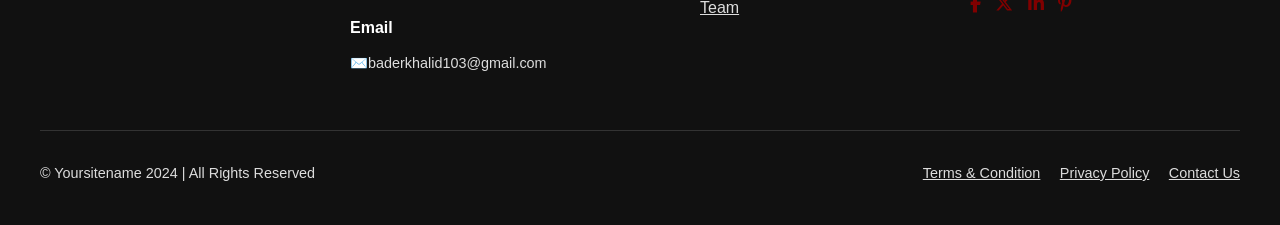
<file: Product_Single.html>
<!DOCTYPE html>
<html lang="en">
<head>
  <meta charset="UTF-8">
  <meta name="viewport" content="width=device-width, initial-scale=1.0">
  <title>Product_Single - Nafuant</title>
   <link
  rel="stylesheet"
  href="https://cdnjs.cloudflare.com/ajax/libs/font-awesome/6.5.1/css/all.min.css"
  integrity="sha512-DTOQO9RWCH3ppGqcWaEA1BIZOC6xxalwEsw9c2QQeAIftl+Vegovlnee1c9QX4TctnWMn13TZye+giMm8e2LwA=="
  crossorigin="anonymous"
  referrerpolicy="no-referrer"
/>
  <style>
    body {
      margin: 0;
      font-family: "Arial", sans-serif;
      background: black;
      color: white;
    }

    /* ===== TOP INFO BAR ===== */
    .topbar {
      background: maroon;
      color: #fff;
      font-size: 14px;
      display: flex;
      justify-content: space-between;
      align-items: center;
      padding: 8px 100px;
      position: sticky;     /* make topbar sticky */
      top: 0;
      z-index: 1000;
    }

    .topbar-left span {
      margin-right: 25px;
    }

    .topbar-right a {
      margin-left: 15px;
      color: white;
      text-decoration: none;
      font-size: 14px;
    }

    .topbar-right a:hover {
      color: black;
    }

    /* ===== HEADER / NAVBAR ===== */
    .header {
      background: #000;
      color: #fff;
      border-bottom: 2px solid #c00;
      position: sticky;   /* keeps navbar below topbar */
      top: 35px;          /* same as topbar height */
      z-index: 999;
    }

    .header .container {
      max-width: 1200px;
      margin: auto;
      padding: 10px 20px;
      display: flex;
      align-items: center;
      justify-content: space-between;
    }

    /* LOGO */
    .logo img {
      height: 50px;
      width: auto;
      display: block;
      object-fit: contain;
    }

    /* NAVIGATION */
    .nav {
      display: flex;
      gap: 20px;
    }

    .nav a {
      color: #fff;
      text-decoration: none;
      font-weight: 500;
      transition: color 0.3s ease;
    }

    .nav a:hover {
      color: #ff0000;
    }

    /* CONTACT BUTTON */
    .contact-btn {
      background: #710404;
      color: #fff;
      padding: 8px 16px;
      border-radius: 50px;
      text-decoration: none;
      font-weight: bold;
      transition: background 0.3s ease;
    }

    .contact-btn:hover {
      background: #ebebeb;
    }

    /* MENU TOGGLE (mobile) */
    .menu-toggle {
      display: none;
      font-size: 24px;
      color: #fff;
      cursor: pointer;
    }

    /* RESPONSIVE NAV */
    @media (max-width: 768px) {
      .nav {
        display: none;
      }
      .menu-toggle {
        display: block;
      }
    }

/* ===== HERO / TITLE ===== */
.about-hero {
  background:rgb(101, 0, 0);
  padding: 70px 100px 40px;
  display: flex;
  justify-content: space-between;
  align-items: flex-end;
  border-bottom: 1px solid #eee;
}

.about-hero h2 {
  font-size: 40px;
  text-transform: uppercase;
  margin: 0;
}

.breadcrumb {
  font-size: 14px;
  color:white;
}
.breadcrumb :hover{
  color: #888;
}
.breadcrumb a {
  text-decoration: none;
  color: #800000; /* changed from #c59d38 */
}

body {
  margin: 0;
  font-family: Arial, sans-serif;
  background: black;
  color: white;
}

.container {
  max-width: 1100px;
  margin: 40px auto;
  padding: 20px;
}

.product {
  display: flex;
  gap: 40px;
}

.product-image .main-img {
  width: 100%;
  max-width: 400px;   /* card ke andar image ka max width */
  height: 300px;      /* height fix kar di gayi */
  background: #d6d7d7;
  display: flex;
  align-items: center;
  justify-content: center;
  border-radius: 6px;
  overflow: hidden;   /* extra image portion hide ho jayega */
  margin: 0 auto;     /* center me card align karne ke liye */
}

.product-image .main-img img {
  width: 100%;
  height: 100%;
  object-fit: cover;  /* image card ke size ke hisaab se fit rahegi */
  border-radius: 6px;
}


.product-image .thumbs {
  display: flex;
  gap: 10px;
  margin-top: 10px;
}

.product-image .thumbs div {
  width: 60px;
  height: 60px;
  background: #d6d7d7;
  border: 2px solid #ccc;
}

.product-details {
  flex: 2;
}

.product-details h2 {
  font-size: 28px;
  margin: 0;
}

.price {
  font-size: 24px;
  color: #333;
  margin: 10px 0;
}

.stars {
  color: gold;
  font-size: 18px;
}

.reviews {
  font-size: 14px;
  margin-left: 10px;
  color: #666;
}

.description {
  margin: 15px 0;
  line-height: 1.6;
}

.checks {
  margin: 15px 0;
}

.checks p {
  margin: 5px 0;
}

.meta {
  margin: 15px 0;
  font-size: 14px;
}

.meta span {
  font-weight: bold;
}

.quantity-cart {
  display: flex;
  align-items: center;
  gap: 10px;
  margin: 20px 0;
}

.quantity {
  display: flex;
  align-items: center;
  gap: 5px;
  border: 1px solid #ccc;
  padding: 5px 10px;
  border-radius: 4px;
}

.quantity span {
  font-size: 14px;
  color: #333;
}

.btn {
  background: #800000; /* maroon */
  border: none;
  padding: 10px 20px;
  color: white;
  cursor: pointer;
  border-radius: 4px;
  font-size: 14px;
}

.btn :hover{
  color: rgb(176, 160, 160);
}

.wishlist-compare {
  margin-top: 15px;
  font-size: 14px;
  color: #555;
}

.tabs {
  margin-top: 40px;
  border-bottom: 1px solid #ccc;
  display: flex;
  gap: 20px;
}

.tabs div {
  padding: 10px;
  cursor: pointer;
}

.tabs .active {
  color: #800000; /* maroon */
  font-weight: bold;
  border-bottom: 2px solid #800000; /* maroon */
}

.tab-content {
  margin-top: 20px;
  line-height: 1.6;
  font-size: 14px;
}

.related {
  margin-top: 40px;
}

.related h3 {
  font-size: 22px;
  margin-bottom: 20px;
}

.related-items {
  display: flex;
  gap: 20px;
}

.related-card {
  border: 1px solid #ccc;
  padding: 15px;
  border-radius: 6px;
  background: #fff;
  flex: 1;
}

.related-card .img {
  width: 100%;
  height: 150px;
  background: #d6d7d7;
  margin-bottom: 10px;
  border-radius: 6px;
  overflow: hidden; /* image ko box ke andar lock karne ke liye */
  display: flex;
  align-items: center;
  justify-content: center;
}

.related-card .img img {
  width: 100%;
  height: 100%;
  object-fit: cover; /* image distort nahi hogi, box ke andar fit rahegi */
  border-radius: 6px;
}


.related-card h4 {
  margin: 5px 0;
  font-size: 16px;
}

.related-card p {
  font-size: 13px;
  color: #666;
  margin: 10px 0;
}

.price-old {
  text-decoration: line-through;
  color: #888;
  margin-right: 5px;
}

.sale-tag {
  background: #800000; /* maroon */
  color: white;
  font-size: 12px;
  padding: 2px 8px;
  border-radius: 20px;
  margin-left: 5px;
}

.btnCart :hover{
  color: #000;
  transition: 0ms;
}

/* ===== FOOTER ===== */
.footer {
  background: #111;
  color: #ddd;
  padding: 60px 20px 30px;
}

.footer-inner {
  display: grid;
  grid-template-columns: repeat(4, 1fr);
  gap: 40px;
  max-width: 1200px;
  margin: auto;
}

.footer-col h3,
.footer-col h4 {
  color: #fff;
  margin-bottom: 15px;
}

.footer-col p {
  font-size: 0.9rem;
  line-height: 1.6;
}

.footer-col ul {
  list-style: none;
}

.footer-col ul li {
  margin-bottom: 10px;
}

.footer-col ul li a {
  color: #ddd;
  transition: color 0.3s;
}

.footer-col ul li a:hover {
  color: #800000; /* maroon */
}

/* Newsletter */
.newsletter-box {
  display: flex;
  margin: 15px 0;
  border: 1px solid #555;
  border-radius: 30px;
  overflow: hidden;
}

.newsletter-box input {
  flex: 1;
  padding: 10px 15px;
  border: none;
  outline: none;
  background: #222;
  color: #fff;
}

.newsletter-box button {
  background: #800000; /* maroon */
  border: none;
  color: #fff;
  padding: 0 20px;
  cursor: pointer;
}

.social-icons a {
  display: inline-block;
  margin-right: 10px;
  color: #800000; /* maroon */
  font-size: 18px;
}

/* Footer Bottom */
.footer-bottom {
  margin-top: 40px;
  padding-top: 20px;
  border-top: 1px solid #333;
  display: flex;
  justify-content: space-between;
  align-items: center;
  max-width: 1200px;
  margin-left: auto;
  margin-right: auto;
}

.footer-bottom p {
  font-size: 0.9rem;
}

.footer-links a {
  margin-left: 15px;
  color: #ddd;
  font-size: 0.9rem;
}

.footer-links a:hover {
  color: #800000; /* maroon */
}

/* ===== RESPONSIVE (About Section) ===== */
@media (max-width: 992px) {
  .about-container {
    grid-template-columns: 1fr;
    text-align: center;
  }

  .half-circle {
    width: 250px;
    height: 250px;
    margin: 30px auto 0;
  }

  .about-card {
    text-align: left;
  }
}

/* ==============================
   📱 RESPONSIVE LAYOUT — AUTODRIVE
   ============================== */

/* Tablet screens (≤ 991px) */
@media (max-width: 991px) {
  /* --- Topbar & Header --- */
  .topbar {
    padding: 8px 40px;
    font-size: 13px;
  }

  .header .container {
    padding: 10px 40px;
  }

  /* --- Hero Section --- */
  .about-hero {
    padding: 50px 40px;
    flex-direction: column;
    text-align: center;
    align-items: center;
  }

  .about-hero h2 {
    font-size: 32px;
    margin-bottom: 10px;
  }

  /* --- Product Section --- */
  .product {
    flex-direction: column;
    text-align: center;
  }

  .product-image {
    margin: 0 auto 30px;
  }

  .product-details {
    text-align: center;
  }

  .tabs {
    justify-content: center;
    flex-wrap: wrap;
  }

  /* --- Related Items --- */
  .related-items {
    flex-wrap: wrap;
    justify-content: center;
  }

  .related-card {
    flex: 1 1 45%;
    max-width: 45%;
  }

  /* --- Footer --- */
  .footer-inner {
    grid-template-columns: repeat(2, 1fr);
    gap: 25px;
  }

  .footer-bottom {
    flex-direction: column;
    text-align: center;
    gap: 10px;
  }
}

/* Mobile screens (≤ 768px) */
@media (max-width: 768px) {
  /* --- Navbar --- */
  .menu-toggle {
    display: block;
  }

  .nav {
    display: none;
    flex-direction: column;
    position: absolute;
    top: 70px;
    right: 20px;
    background: #111;
    border: 1px solid #800000;
    border-radius: 10px;
    width: 200px;
    padding: 15px;
    z-index: 1000;
  }

  .nav a {
    padding: 10px 0;
    border-bottom: 1px solid #222;
  }

  .nav a:last-child {
    border-bottom: none;
  }

  .nav.active {
    display: flex;
  }

  /* --- Product --- */
  .product {
    flex-direction: column;
    padding: 0 20px;
  }

  .product-image .main-img {
    max-width: 100%;
    height: 250px;
  }

  .product-image .thumbs {
    justify-content: center;
  }

  /* --- Related --- */
  .related-card {
    max-width: 100%;
  }

  /* --- Footer --- */
  .footer-inner {
    grid-template-columns: 1fr 1fr;
  }

  .footer-bottom {
    flex-direction: column;
    gap: 10px;
  }
}

/* Small Mobile (≤ 480px) */
@media (max-width: 480px) {
  .topbar {
    flex-direction: column;
    padding: 8px 15px;
    text-align: center;
    gap: 6px;
  }

  .header .container {
    padding: 10px 15px;
  }

  .logo img {
    height: 40px;
  }

  .about-hero {
    padding: 30px 15px;
    text-align: center;
  }

  .about-hero h2 {
    font-size: 26px;
  }

  .product {
    flex-direction: column;
    gap: 20px;
  }

  .product-image .main-img {
    height: 220px;
  }

  .product-details h2 {
    font-size: 22px;
  }

  .tabs {
    flex-direction: column;
    gap: 8px;
    align-items: center;
  }

  .related-items {
    flex-direction: column;
  }

  .footer-inner {
    grid-template-columns: 1fr;
    text-align: center;
  }

  .footer-bottom {
    flex-direction: column;
    gap: 8px;
  }

  .footer-links a {
    display: block;
    margin: 4px 0;
  }
}



    </style>
</head>
<body>

  <!-- TOP INFO BAR -->
  <div class="topbar">
    <div class="topbar-left">
       <span>📧 bader103@gmail.com</span>
      <span>📍 Rawalpindi,Pakistan</span>
      <span>🕒 Mon-Fri 9am - 8pm</span>
    </div>
    <div class="topbar-right">
     <a href="#"><i class="fab fa-facebook-f"></i></a>
      <a href="#"><i class="fab fa-instagram"></i></a>
      <a href="#"><i class="fab fa-twitter"></i></a>
      <a href="#"><i class="fab fa-linkedin-in"></i></a>
    </div>
  </div>

  <!-- NAVBAR -->
  <header class="header">
  <div class="container">
    <!-- Logo -->
    <div class="logo">
      <a href="index.html">
        <img src="logo.pngg" alt="" />
      </a>
    </div>

    <!-- Navigation -->
    <nav class="nav">
      <a href="index.html">Home </a>
      <a href="About_Us.html">About Us</a>
      <a href="Blog.html">Blog</a>
      <a href="FAQ.html">FAQ</a>
      <a href="Gallery.html">Gallery</a>
      <a href="Shop.html">Shop</a>
      <a href="Product_Single.html">Product Single</a>
    </nav>

    <!-- Contact Button -->
    <a href="Contact.html" class="contact-btn">Contact Us →</a>

    
  </div>
</header>

  <!-- HERO / TITLE -->
  <section class="about-hero">
    <h2>Product_Single</h2>
    <p class="breadcrumb"><a href="index.html">Home</a> >Product_Single</p>
  </section>

<div class="container">
  <div class="product">
    <div class="product-image">
      <div class="main-img"><img src="engine.png" alt="Engine" /></div>
      
    </div>

    <div class="product-details">
      <h2>Car Engine</h2>
      <div class="price">$399.00</div>
      <div>
        <span class="stars">★ ★ ★ ★ ☆</span>
        <span class="reviews">12 Reviews</span>
      </div>
      <div class="description">
        A powerful and reliable car engine designed for maximum performance and fuel efficiency. 
        Perfect for a variety of car models, this engine ensures smooth acceleration and long-lasting durability.
      </div>
      <div class="checks">
        <p>✔ High-performance and fuel-efficient</p>
        <p>✔ Compatible with multiple car brands</p>
      </div>
      <div class="meta">
        <p><span>Sku:</span> ENG-5521-XT</p>
        <p><span>Category:</span> Engine Parts</p>
        <p><span>Tags:</span> Engine, Performance, AutoParts</p>
      </div>
      <div class="quantity-cart">
        <div class="quantity">
          <span>01</span>
        </div>
        <button class="btn Cart">Add To Cart →</button>
      </div>
      <div class="wishlist-compare">
        ♡ Add To Wishlist | ⚖ Compare
      </div>
    </div>
  </div>

  <!-- Tabs -->
  <div class="tabs">
    <div class="active">Description</div>
    <div>Information</div>
    <div>Specifications</div>
    <div>Reviews</div>
  </div>
  <div class="tab-content">
    This engine is built using high-quality materials to ensure long-term performance, 
    easy installation, and low maintenance. Suitable for both automatic and manual transmission vehicles. 
    Backed by a 1-year warranty for manufacturing defects.
  </div>

  <!-- Related Work -->
  <div class="related">
    <h3>Related Car Parts</h3>
    <div class="related-items">
      <div class="related-card">
        <div class="img"><img src="brake.png" alt="Brake Pads"></div>
        <h4>Brake Pads <span>$89.00</span></h4>
        <p>High-durability brake pads ensuring safety and smooth braking performance.</p>
        <button class="btn">Add To Cart</button>
      </div>

      <div class="related-card">
        <div class="img"><img src="battery.png" alt="Car Battery"></div>
        <h4>Car Battery <span class="price-old">$120.00</span> $99.00 <span class="sale-tag">Sale</span></h4>
        <p>Maintenance-free battery with long lifespan and reliable cold start power.</p>
        <button class="btn">Add To Cart</button>
      </div>

      <div class="related-card">
        <div class="img"><img src="tre.jpg" alt="Tyres"></div>
        <h4>All-Season Tyres <span>$150.00</span></h4>
        <p>Premium tyres designed for superior grip and comfort in all weather conditions.</p>
        <button class="btn">Add To Cart</button>
      </div>
    </div>
  </div>
</div>
<script>
  // Select tabs and content container
  const tabs = document.querySelectorAll(".tabs div");
  const tabContent = document.querySelector(".tab-content");

  // Tab content data
  const contents = {
    Description: `This engine is built using high-quality materials to ensure long-term performance,
    easy installation, and low maintenance. Suitable for both automatic and manual transmission vehicles.
    Backed by a 1-year warranty for manufacturing defects.`,

    Information: `Brand: AutoPro Motors<br>
    Model: ENG-5521-XT<br>
    Warranty: 1 Year<br>
    Material: Aluminum Alloy<br>
    Compatibility: Sedan, SUV, Sports Cars`,

    Specifications: `<ul>
      <li>Horsepower: 320 HP</li>
      <li>Fuel Type: Petrol</li>
      <li>Torque: 400 Nm</li>
      <li>Weight: 220 KG</li>
      <li>Cooling System: Liquid Cooled</li>
    </ul>`,

    Reviews: `<strong>John D.</strong> ⭐⭐⭐⭐☆<br>
    “The engine performance is excellent. Smooth acceleration and easy fit!”<br><br>
    <strong>Maria K.</strong> ⭐⭐⭐⭐⭐<br>
    “Amazing quality and worth the price. Highly recommend!”`
  };

  // Add click events
  tabs.forEach(tab => {
    tab.addEventListener("click", () => {
      // Remove active class
      tabs.forEach(t => t.classList.remove("active"));
      tab.classList.add("active");

      // Update content
      const selected = tab.textContent.trim();
      tabContent.innerHTML = contents[selected];
    });
  });
</script>


<footer class="footer">
  <div class="footer-inner">

    <div class="footer-col about">
      <h3>AutoDrive</h3>
      <p>
        “ A car showroom is a vibrant hub of automotive excellence, offering a
        diverse range of vehicles that ignite passion with a fusion of 
        performance, style, and innovation. From compact city cars to 
       ”
      </p>
    </div>

    <div class="footer-col contact">
      <h3>Contact</h3>
      <h4>Adress</h4>
      <p>Rawalpindi,Pakistan</p>
      <h4>Phone no</h4>
      <p>✉️+92311543771</p>
      <h4>Email</h4>
      <p>✉️baderkhalid103@gmail.com</p>
    </div>

    <div class="footer-col page">
      <h3>Page</h3>
      <ul>
        <li><a href="#">About Us</a></li>
        <li><a href="#">Service</a></li>
        <li><a href="#">Gallery</a></li>
        <li><a href="#">Testimonial</a></li>
        <li><a href="#">Blog And News</a></li>
        <li><a href="#">Team</a></li>
      </ul>
    </div>

    <div class="footer-col newsletter">
      <h3>Newsletter</h3>
      <p>
         A car showroom is a vibrant hub of automotive excellence, offering an unforgettable experience for car enthusia
      </p>
      <div class="newsletter-box">
        <input type="email" placeholder="Your Email.." />
        <button>➤</button>
      </div>
      <div class="social-icons">
        <a href="#"><i class="fab fa-facebook-f"></i></a>
        <a href="#"><i class="fab fa-x-twitter"></i></a>
        <a href="#"><i class="fab fa-linkedin-in"></i></a>
        <a href="#"><i class="fab fa-pinterest-p"></i></a>
      </div>
    </div>
  </div>

  <div class="footer-bottom">
    <p>© Yoursitename 2024 | All Rights Reserved</p>
    <div class="footer-links">
      <a href="#">Terms & Condition</a>
      <a href="#">Privacy Policy</a>
      <a href="#">Contact Us</a>
    </div>
  </div>
</footer>


</body>
</html>
</file>
<file: styless.css>
/* ================================
   CSS RESET & BASE STYLES
================================ */
* { 
  box-sizing: border-box; 
  margin: 0; 
  padding: 0; 
  font-family: 'Poppins', sans-serif;
}

html, body { 
  height: 100%; 
}

body {
  font-family: "Segoe UI", "Open Sans", Arial, sans-serif;
  background: #111;
  color: #fff;
  line-height: 1.45;
  -webkit-font-smoothing: antialiased;
  -moz-osx-font-smoothing: grayscale;
  overflow-x: hidden;
}

/* Basic reusable elements */
a { 
  color: inherit; 
  text-decoration: none; 
}

img { 
  display: block; 
  max-width: 100%; 
  height: auto; 
}

button { 
  cursor: pointer; 
  border: none; 
  background: none; 
}

/* Container helper */
.site-width {
  max-width: 1200px;
  margin-left: auto;
  margin-right: auto;
  padding-left: 20px;
  padding-right: 20px;
}

/* ================================
   TOP INFO BAR
================================ */
.topbar {
  background: var(--gold);
  color: #fff;
  display: flex;
  justify-content: space-between;
  align-items: center;
  padding: 8px 0;
  font-size: .9rem;
}

.topbar .site-width { 
  display: flex; 
  justify-content: space-between; 
  gap: 20px; 
  align-items: center; 
}

.topbar-left { 
  display: flex; 
  gap: 18px; 
  align-items: center; 
  flex-wrap: wrap; 
}

.topbar-left span { 
  display: inline-flex; 
  gap: 8px; 
  align-items: center; 
}

.topbar-right a { 
  color: #fff; 
  margin-left: 10px; 
  font-size: 16px; 
  display: inline-flex; 
  align-items: center; 
  margin-right: 10px;
}

.topbar-right a:hover { 
  opacity: 0.85; 
  transform: translateY(-1px); 
  transition: .18s ease; 
  color: red; 
}

/* ================================
   HEADER & NAVIGATION
================================ */
.header {
  background: rgb(98, 4, 4);
  border-bottom: 1px solid #eee;
  position: sticky;
  top: 0;
  z-index: 120;
  box-shadow: 0 1px 0 rgba(0,0,0,0.03);
}

.header .container {
  display: grid;
  grid-template-columns: auto 1fr auto auto;
  gap: 20px;
  align-items: center;
  height: 90px;
  padding: 0 20px;
  max-width: 1200px;
  margin: 0 auto;
  color: white;
}

/* Logo */
.logo { 
  display: flex; 
  align-items: center; 
  gap: 10px; 
  font-size: 1.4rem; 
  font-weight: 700; 
  color: white; 
}

.logo img { 
  height: 44px; 
}

/* Navigation */
.nav ul { 
  list-style: none; 
  display: flex; 
  gap: 22px; 
  justify-content: center; 
  align-items: center; 
  margin: 0; 
  padding: 0; 
  flex-wrap: wrap; 
}

.nav li { 
  white-space: nowrap; 
}

.nav a { 
  color: white; 
  font-weight: 500; 
  transition: color .2s; 
  padding: 6px 2px; 
  display: inline-block; 
}

.nav a:hover { 
  color: var(--gold); 
}

/* Contact button */
.contact-btn {
  background: black;
  color: #fff;
  padding: 10px 18px;
  border-radius: 20px;
  font-weight: 600;
  transition: background .2s;
}

.contact-btn:hover { 
  background: var(--gold); 
  color: #fff; 
}

/* Mobile toggle */
.menu-toggle { 
  display: none; 
  font-size: 1.6rem; 
  cursor: pointer; 
  padding: 8px; 
}

/* ================================
   HERO SECTION
================================ */
.hero {
  background: url('goldchrome.jpg') center/cover no-repeat;
  height: 90vh;
  display: flex;
  align-items: center;
  justify-content: center;
  text-align: center;
}

.hero-content {
  background: rgba(0, 0, 0, 0.6);
  padding: 40px;
  border-radius: 15px;
}

.hero h1 {
  font-size: 2.5rem;
  color: #fff;
}

.hero p {
  margin: 20px 0;
  font-size: 1.1rem;
  color: #ddd;
}

.btn {
  background: #e50914;
  padding: 12px 25px;
  color: #fff;
  text-decoration: none;
  border-radius: 6px;
  transition: 0.3s;
}

.btn:hover {
  background: #b0070f;
}

/* ================================
   CARS SECTION
================================ */
.cars {
  padding: 80px 40px;
  text-align: center;
  background: #181818;
}

.cars h2 {
  color: #e50914;
  font-size: 1.3rem;
}

.cars h3 {
  font-size: 2rem;
  margin-bottom: 40px;
}

.car-grid {
  display: grid;
  grid-template-columns: repeat(auto-fit, minmax(280px, 1fr));
  gap: 25px;
}

.car-card {
  background: #222;
  border-radius: 15px;
  padding: 20px;
  transition: 0.3s ease;
  cursor: pointer;
}

.car-card img {
  width: 100%;
  height: 180px;
  object-fit: cover;
  border-radius: 10px;
  margin-bottom: 15px;
}

.car-card h4 {
  color: #fff;
  margin-bottom: 8px;
}

.car-card p {
  color: #bbb;
  font-size: 0.9rem;
}

.car-card span {
  display: inline-block;
  margin-top: 10px;
  font-weight: bold;
  color: #e50914;
  font-size: 1.1rem;
}

.car-card:hover span {
  transform: translateY(-6px);
  background: #222;
}

/* ================================
   SPECIAL OFFER SECTION
================================ */
.special-offer {
  background: black;
  padding: 60px 20px;
  display: flex;
  justify-content: center;
}

.offer-container {
  display: flex;
  gap: 40px;
  align-items: center;
  flex-wrap: wrap;
  max-width: 1100px;
}

/* Left Image */
.offer-banner img {
  width: 450px;
  border-radius: 10px;
  box-shadow: 0 4px 10px rgba(0,0,0,0.1);
}

/* Right Side */
.offer-details {
  background: #2c2b29;
  color: white;
  padding: 40px 50px;
  border-radius: 10px;
  text-align: center;
  flex: 1;
  min-width: 300px;
}

.offer-details h4 {
  font-size: 1rem;
  color: red;
  letter-spacing: 2px;
  margin-bottom: 10px;
}

.offer-details h2 {
  font-size: 1.8rem;
  font-weight: 700;
  margin-bottom: 25px;
}

.countdown {
  display: flex;
  justify-content: center;
  gap: 30px;
  margin-bottom: 30px;
}

.countdown div {
  text-align: center;
}

.countdown span {
  display: block;
  font-size: 2rem;
  font-weight: bold;
}

.countdown small {
  font-size: 0.9rem;
  color: #ccc;
}

.btn-order {
  background: red;
  color: black;
  padding: 12px 28px;
  border-radius: 50px;
  font-weight: 600;
  text-decoration: none;
  transition: 0.3s;
}

.btn-order:hover {
  transform: translateY(-6px);
  background: #222;
}

/* ================================
   SERVICES SECTION
================================ */
.services {
  background: #000;
  text-align: center;
  padding: 80px 40px;
}

.services h2 {
  color: #e50914;
  margin-bottom: 40px;
  font-size: 2rem;
}

.service-boxes {
  display: grid;
  grid-template-columns: repeat(auto-fit, minmax(220px, 1fr));
  gap: 25px;
}

.box {
  background: #181818;
  padding: 30px;
  border-radius: 12px;
  transition: 0.3s;
}

.box:hover {
  transform: translateY(-6px);
  background: #222;
}

.box h4 {
  color: #fff;
  margin-bottom: 10px;
}

.box p {
  color: #aaa;
}

/* ================================
   MECHANICS / TEAM SECTION
================================ */
.mechanic-section {
  padding: 80px 20px;
  text-align: center;
  background: var(--light-bg);
}

/* Heading */
.mechanic-heading .sub {
  color: #c71c1c;
  font-size: 14px;
  letter-spacing: 2px;
  display: block;
  margin-bottom: 6px;
}

.mechanic-heading h2 {
  font-size: 34px;
  color: white;
  margin-bottom: 36px;
}

/* Grid Layout */
.mechanic-grid {
  display: grid;
  grid-template-columns: repeat(auto-fit, minmax(260px, 1fr));
  gap: 32px;
  max-width: 1200px;
  margin: 0 auto;
  padding: 0 20px;
}

/* Card */
.mechanic-card {
  background: grey;
  color: rgb(61, 9, 9);
  border-radius: 10px;
  padding-bottom: 16px;
  position: relative;
  box-shadow: 0 6px 18px rgba(0, 0, 0, 0.05);
  overflow: visible;
}

/* Image */
.mechanic-img {
  position: relative;
  overflow: hidden;
  border-radius: 8px;
  background: #ddd;
  margin: 0 auto;
  width: 100%;
  max-width: 365px;
  height: 360px;
}

.mechanic-img img {
  width: 100%;
  height: 100%;
  object-fit: cover;
  display: block;
}

/* Social Icons */
.social-bar {
  position: absolute;
  top: 50%;
  right: -68px;
  transform: translateY(-50%);
  display: flex;
  flex-direction: column;
  gap: 12px;
  background: #fff5f5;
  padding: 10px;
  border-radius: 36px;
  box-shadow: 0 6px 18px rgba(0, 0, 0, 0.08);
  transition: all 0.35s ease;
}

.social-bar a {
  display: flex;
  align-items: center;
  justify-content: center;
  width: 36px;
  height: 36px;
  background: #fff;
  border-radius: 50%;
  color: #333;
  font-size: 16px;
  box-shadow: 0 2px 8px rgba(0, 0, 0, 0.08);
  transition: transform 0.18s, background 0.18s;
}

.social-bar a:hover {
  transform: scale(1.06);
  background: #c71c1c;
  color: #fff;
}

.mechanic-img:hover .social-bar {
  right: 18px;
}

/* Share Button */
.share-btn {
  position: absolute;
  bottom: 14px;
  right: 14px;
  background: #fff5f5;
  width: 44px;
  height: 44px;
  border-radius: 50%;
  display: flex;
  align-items: center;
  justify-content: center;
  color: #333;
  box-shadow: 0 4px 10px rgba(0, 0, 0, 0.07);
  transition: background 0.18s;
}

.share-btn:hover {
  background: #c71c1c;
  color: #fff;
}

/* ================================
   BOOK / FORM SECTION
================================ */
.book-section {
  display: flex;
  gap: 40px;
  align-items: center;
  justify-content: center;
  padding: 48px 20px;
  background: black;
  color: #fff;
  position: relative;
  overflow: hidden;
}

.book-left {
  width: 55%;
  min-height: 360px;
  border-top-right-radius: 180px 150px;
  background: #e4caca;
  position: relative;
  display: flex;
  align-items: center;
  justify-content: center;
  padding: 40px;
}

.book-left .circle {
  position: absolute;
  right: -70px;
  top: 60px;
  width: 140px;
  height: 140px;
  border-radius: 50%;
  border: 2px solid #fff;
  display: flex;
  align-items: center;
  justify-content: center;
  font-family: 'Playfair Display', serif;
  color: #fff;
  writing-mode: vertical-rl;
  transform: rotate(180deg);
}

/* Form Card */
.book-card {
  position: absolute;
  right: 8%;
  max-width: 380px;
  background: #fff;
  padding: 20px;
  border-radius: 6px;
  box-shadow: 0 8px 30px rgba(0, 0, 0, 0.12);
  color: #333;
}

.book-card h2 {
  font-family: 'Playfair Display', serif;
  font-size: 1.6rem;
  margin-bottom: 12px;
}

.book-card select,
.book-card input,
.book-card textarea {
  width: 100%;
  padding: 10px 12px;
  border: 1px solid #ddd;
  border-radius: 6px;
  margin-bottom: 10px;
  background: #fff;
}

.book-card textarea {
  min-height: 90px;
  resize: none;
}

.book-card button {
  background: #c71c1c;
  color: #fff;
  padding: 10px 14px;
  border-radius: 6px;
  font-weight: 700;
  border: none;
  cursor: pointer;
  transition: background 0.3s ease;
}

.book-card button:hover {
  background: #a10c0c;
}

/* ================================
   PARTNERS SECTION
================================ */
.partners {
  display: flex;
  flex-wrap: wrap;
  justify-content: center;
  gap: 28px;
  padding: 28px 20px;
  background: #a10c0c;
  color: #fff;
  font-family: 'Playfair Display', serif;
}

.partners img {
  height: 60px;
  filter: brightness(0) invert(1);
  opacity: 0.85;
  transition: opacity 0.3s ease;
}

.partners img:hover {
  opacity: 1;
}

/* ================================
   BLOG / NEWS SECTION
================================ */
.blog-section {
  padding: 80px 20px;
  background: black;
  color: white;
  font-family: 'Segoe UI', sans-serif;
}

.blog-heading {
  display: flex;
  justify-content: space-between;
  align-items: center;
  max-width: 1200px;
  margin: 0 auto 40px;
}

.blog-heading .sub {
  color: #c71c1c;
  font-size: 14px;
  letter-spacing: 2px;
  display: block;
  margin-bottom: 8px;
  font-weight: 600;
  text-transform: uppercase;
}

.blog-heading h2 {
  font-size: 34px;
  font-weight: 800;
  line-height: 1.3;
}

.view-more {
  color: #c71c1c;
  font-weight: 600;
  font-size: 15px;
  text-decoration: none;
  transition: color 0.3s;
}

.view-more:hover {
  color: #a10c0c;
}

/* Blog Cards */
.blog-grid {
  display: grid;
  grid-template-columns: repeat(auto-fit, minmax(500px, 1fr));
  gap: 28px;
  max-width: 2200px;
  margin: 0 auto;
}

.blog-card {
  display: flex;
  background: black;
  border-radius: 12px;
  box-shadow: 0 8px 20px rgba(0, 0, 0, 0.05);
  overflow: hidden;
  transition: transform 0.3s ease, box-shadow 0.3s ease;
}

.blog-card:hover {
  transform: translateY(-5px);
  box-shadow: 0 12px 24px rgba(0, 0, 0, 0.08);
}

.blog-img {
  flex: 1 1 40%;
  background: #eee;
  display: flex;
  align-items: center;
  justify-content: center;
}

.blog-img img {
  width: 100%;
  height: 100%;
  object-fit: cover;
}

.blog-content {
  flex: 1 1 60%;
  padding: 22px 26px;
}

.meta {
  font-size: 14px;
  color: white;
  margin-bottom: 10px;
}

.meta span {
  margin-right: 16px;
}

.meta i {
  color: #c71c1c;
  margin-right: 6px;
}

.blog-content h3 {
  font-size: 20px;
  font-weight: 700;
  margin-bottom: 8px;
  color: white;
}

.blog-content p {
  color: white;
  font-size: 15px;
  margin-bottom: 10px;
  line-height: 1.5;
}

.read-more {
  color: #c71c1c;
  font-weight: 600;
  text-decoration: none;
  transition: color 0.3s;
}

.read-more:hover {
  color: #a10c0c;
}

/* ================================
   FAQ SECTION
================================ */
.faq-section {
  background: black;
  padding: 80px 20px;
  text-align: center;
  font-family: 'Segoe UI', sans-serif;
}

.faq-section h2 {
  font-size: 2rem;
  font-weight: 700;
  color: white;
  margin-bottom: 50px;
}

.faq-container {
  display: flex;
  justify-content: center;
  gap: 40px;
  flex-wrap: wrap;
  max-width: 1200px;
  margin: auto;
}

.faq-column {
  flex: 1;
  min-width: 350px;
}

.faq-item {
  background: white;
  color: black;
  border-radius: 10px;
  margin-bottom: 10px;
  box-shadow: 0 1px 3px rgba(0,0,0,0.08);
  overflow: hidden;
  text-align: left;
  transition: 0.3s;
}

.faq-item.active {
  background: rgb(98, 16, 16);
  color: black;
}

.faq-question {
  padding: 18px 20px;
  font-weight: 600;
  cursor: pointer;
  display: flex;
  align-items: center;
  justify-content: space-between;
}

.faq-question span {
  font-weight: 700;
  margin-right: 10px;
}

.faq-answer {
  max-height: 0;
  overflow: hidden;
  padding: 0 20px;
  transition: max-height 0.4s ease, padding 0.3s ease;
  color: #333;
}

.faq-item.active .faq-answer {
  max-height: 300px;
  padding: 15px 20px 20px;
  color: white;
}

.faq-item.active .toggle {
  transform: rotate(0deg);
}

.toggle {
  font-weight: bold;
  transition: transform 0.3s;
}

/* ================================
   TESTIMONIAL SECTION
================================ */
.testimonial { 
  background: silver; 
  padding: 80px 20px; 
  text-align: center; 
}

.testimonial-box { 
  background: black; 
  padding: 36px; 
  border-radius: 12px; 
  max-width: 820px; 
  margin: 0 auto; 
  box-shadow: 0 8px 30px rgba(0,0,0,0.05); 
}

.testimonial h5 { 
  color: var(--gold); 
  letter-spacing: 2px; 
  margin-bottom: 8px; 
}

.testimonial-author { 
  text-align: left; 
  margin-top: 18px; 
}

/* ================================
   CONTACT CTA SECTION
================================ */
.contact-cta {
  text-align: center;
  padding: 80px 40px;
  background: #111;
}

.contact-cta h2 {
  font-size: 2rem;
  margin-bottom: 15px;
  color: #e50914;
}

.contact-cta p {
  color: #ccc;
  margin-bottom: 25px;
}

/* ================================
   FOOTER
================================ */
.footer {
  background: #111;
  color: #ccc;
  padding: 60px 20px 30px;
  font-family: 'Segoe UI', sans-serif;
}

/* grid layout for footer content */
.footer-inner {
  display: grid;
  grid-template-columns: repeat(4, 1fr);
  gap: 28px;
  max-width: 1200px;
  margin: 0 auto;
  padding: 0 20px;
}

/* headings */
.footer-col h3,
.footer-col h4 {
  color: red;
  margin-bottom: 12px;
  font-size: 1.1rem;
  text-transform: uppercase;
}

/* paragraph text */
.footer-col p {
  font-size: 0.95rem;
  color: #aaa;
  line-height: 1.6;
}

/* list styling */
.footer-col ul {
  list-style: none;
  padding: 0;
  margin: 0;
}

.footer-col ul li {
  margin-bottom: 8px;
}

.footer-col a {
  color: #ccc;
  transition: color 0.2s ease;
}

.footer-col a:hover {
  color: maroon;
}

/* newsletter box */
.newsletter-box {
  display: flex;
  overflow: hidden;
  border-radius: 30px;
  border: 1px solid rgba(255, 255, 255, 0.15);
  background: #1a1a1a;
}

.newsletter-box input {
  padding: 10px 12px;
  flex: 1;
  background: transparent;
  color: #fff;
  border: none;
  outline: none;
}

.newsletter-box input::placeholder {
  color: #999;
}

.newsletter-box button {
  background: red;
  color: #111;
  font-weight: bold;
  padding: 0 18px;
  border: none;
  cursor: pointer;
  transition: background 0.2s ease;
}

.newsletter-box button:hover {
  background: #d1a50c;
}

/* footer bottom */
.footer-bottom {
  margin-top: 28px;
  padding-top: 18px;
  border-top: 1px solid rgba(255, 255, 255, 0.1);
  display: flex;
  justify-content: space-between;
  align-items: center;
  gap: 10px;
  max-width: 1200px;
  margin-left: auto;
  margin-right: auto;
  padding-left: 20px;
  padding-right: 20px;
}

.footer-bottom p {
  color: #888;
  font-size: 0.9rem;
}

.footer-links a {
  color: #aaa;
  margin-left: 12px;
  font-size: 0.9rem;
  text-decoration: none;
  transition: color 0.2s ease;
}

.footer-links a:hover {
  color: maroon;
}

/* ================================
   RESPONSIVE STYLES
================================ */
@media (max-width: 768px) {
  .navbar {
    flex-direction: column;
    padding: 20px;
  }
  
  .hero h1 {
    font-size: 1.8rem;
  }
  
  .car-grid {
    grid-template-columns: 1fr;
  }
  
  .blog-card {
    flex-direction: column;
  }
  
  .footer-inner {
    grid-template-columns: 1fr 1fr;
  }



  footer-inner {
    grid-template-columns: 1fr;
  }
  
  .footer-bottom {
    flex-direction: column;
    text-align: center;
  }
  
  .footer-links {
    margin-top: 10px;
  }
}


/* ================================
   RESPONSIVE MEDIA QUERIES
   Maintain same UI across devices
================================ */

/* ---------- Tablets (≤1024px) ---------- */
@media (max-width: 1024px) {
  body {
    zoom: 0.95; /* subtle scale to fit */
  }

  .header .container {
    grid-template-columns: auto 1fr auto;
    gap: 12px;
  }

  .car-grid,
  .service-boxes,
  .mechanic-grid,
  .blog-grid,
  .faq-container {
    grid-template-columns: repeat(2, 1fr);
  }

  .offer-container {
    flex-direction: column;
    align-items: center;
  }

  .book-section {
    flex-direction: column;
    text-align: center;
  }

  .book-left {
    width: 80%;
  }

  .footer-inner {
    grid-template-columns: repeat(2, 1fr);
  }
}

/* ---------- Mobile Large (≤768px) ---------- */
@media (max-width: 768px) {
  body {
    zoom: 0.9;
  }

  .header .container {
    grid-template-columns: auto 1fr auto;
  }

  .nav ul {
    flex-wrap: wrap;
    justify-content: center;
    gap: 14px;
  }

  .topbar {
    flex-direction: column;
    gap: 8px;
    text-align: center;
  }

  .hero {
    height: 70vh;
    background-position: center;
  }

  .offer-banner img {
    width: 100%;
    max-width: 380px;
  }

  .blog-grid {
    grid-template-columns: 1fr;
  }

  .footer-inner {
    grid-template-columns: 1fr 1fr;
    text-align: center;
  }

  .footer-bottom {
    flex-direction: column;
    text-align: center;
    gap: 10px;
  }
}

/* ---------- Mobile Small (≤480px) ---------- */
@media (max-width: 480px) {
  body {
    zoom: 0.85;
  }

  .topbar,
  .header .container,
  .offer-container,
  .book-section,
  .faq-container {
    flex-direction: column;
  }

  .car-grid,
  .service-boxes,
  .mechanic-grid,
  .footer-inner {
    grid-template-columns: 1fr;
  }

  .hero h1 {
    font-size: 1.6rem;
  }

  .hero p {
    font-size: 0.9rem;
  }

  .book-card {
    position: static;
    margin-top: 20px;
    width: 90%;
  }

  .footer {
    text-align: center;
  }

  .footer-bottom {
    flex-direction: column;
    text-align: center;
  }
}
</file>
